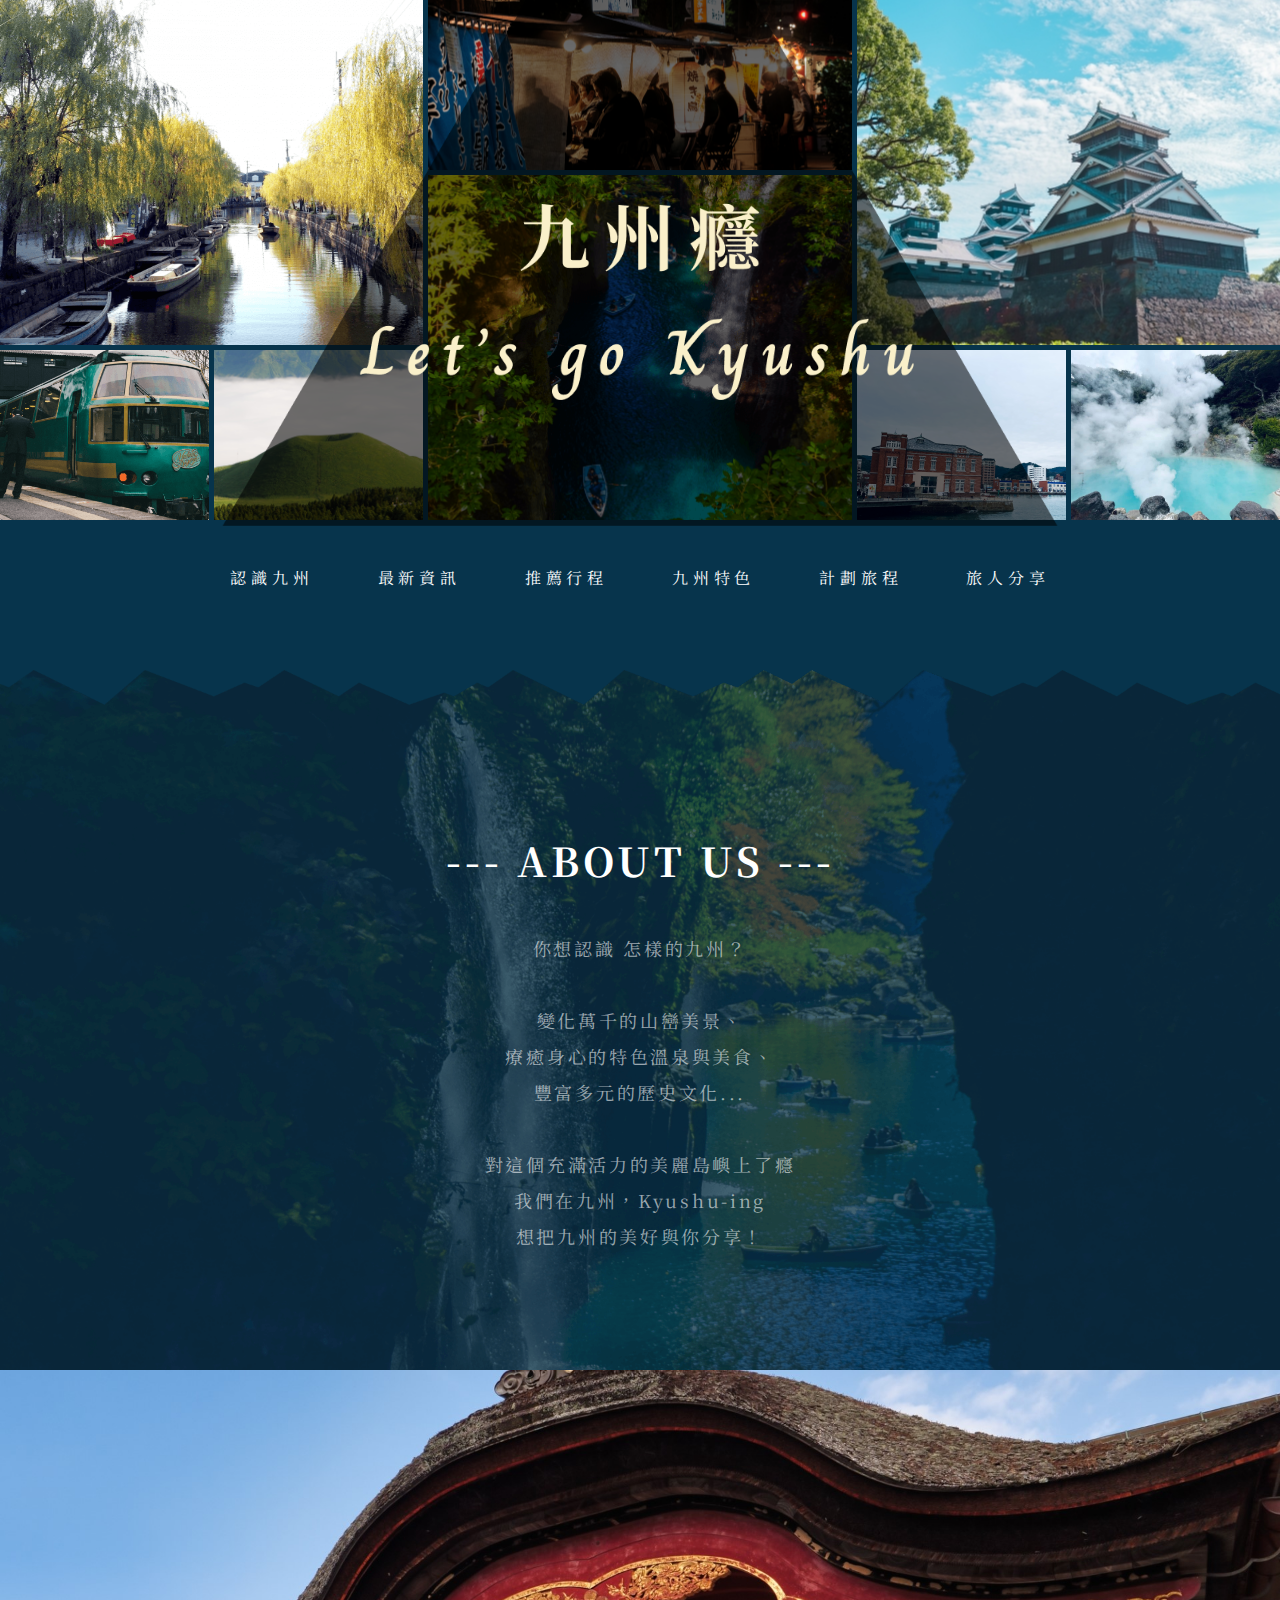
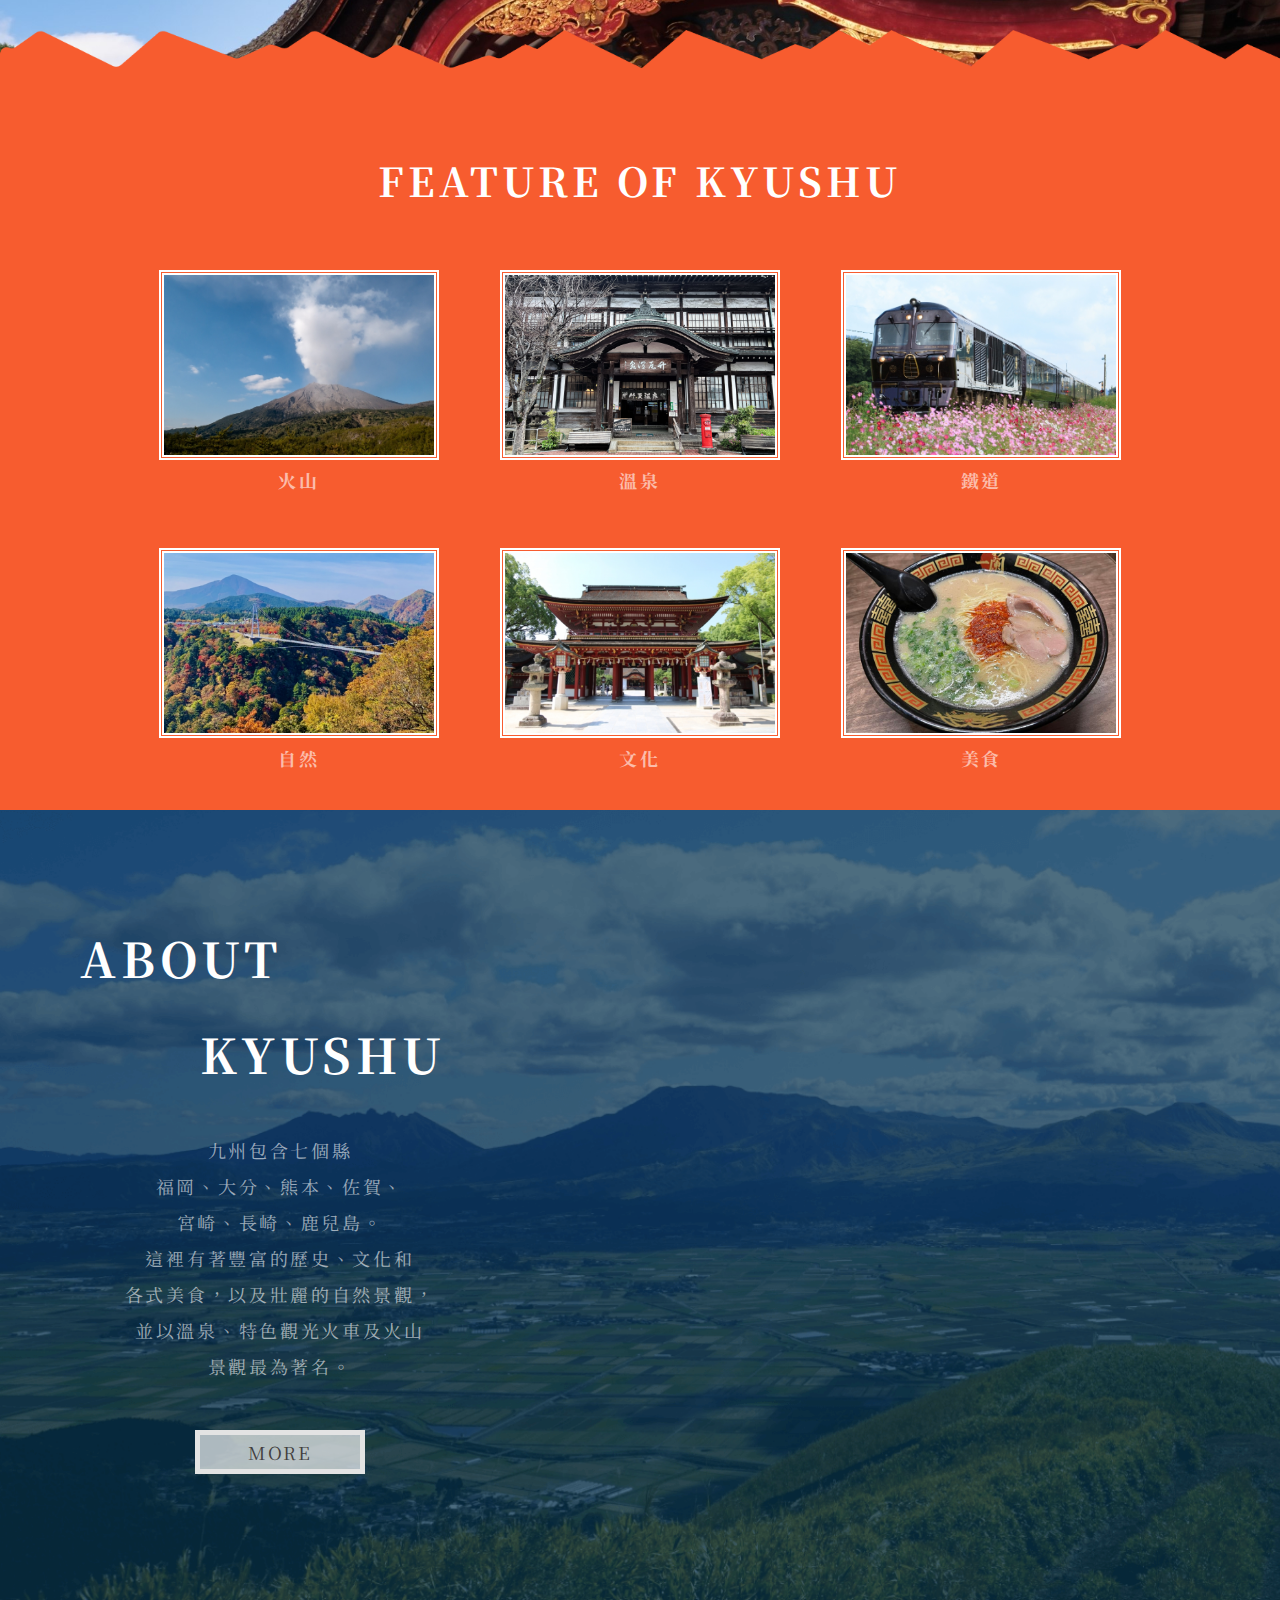
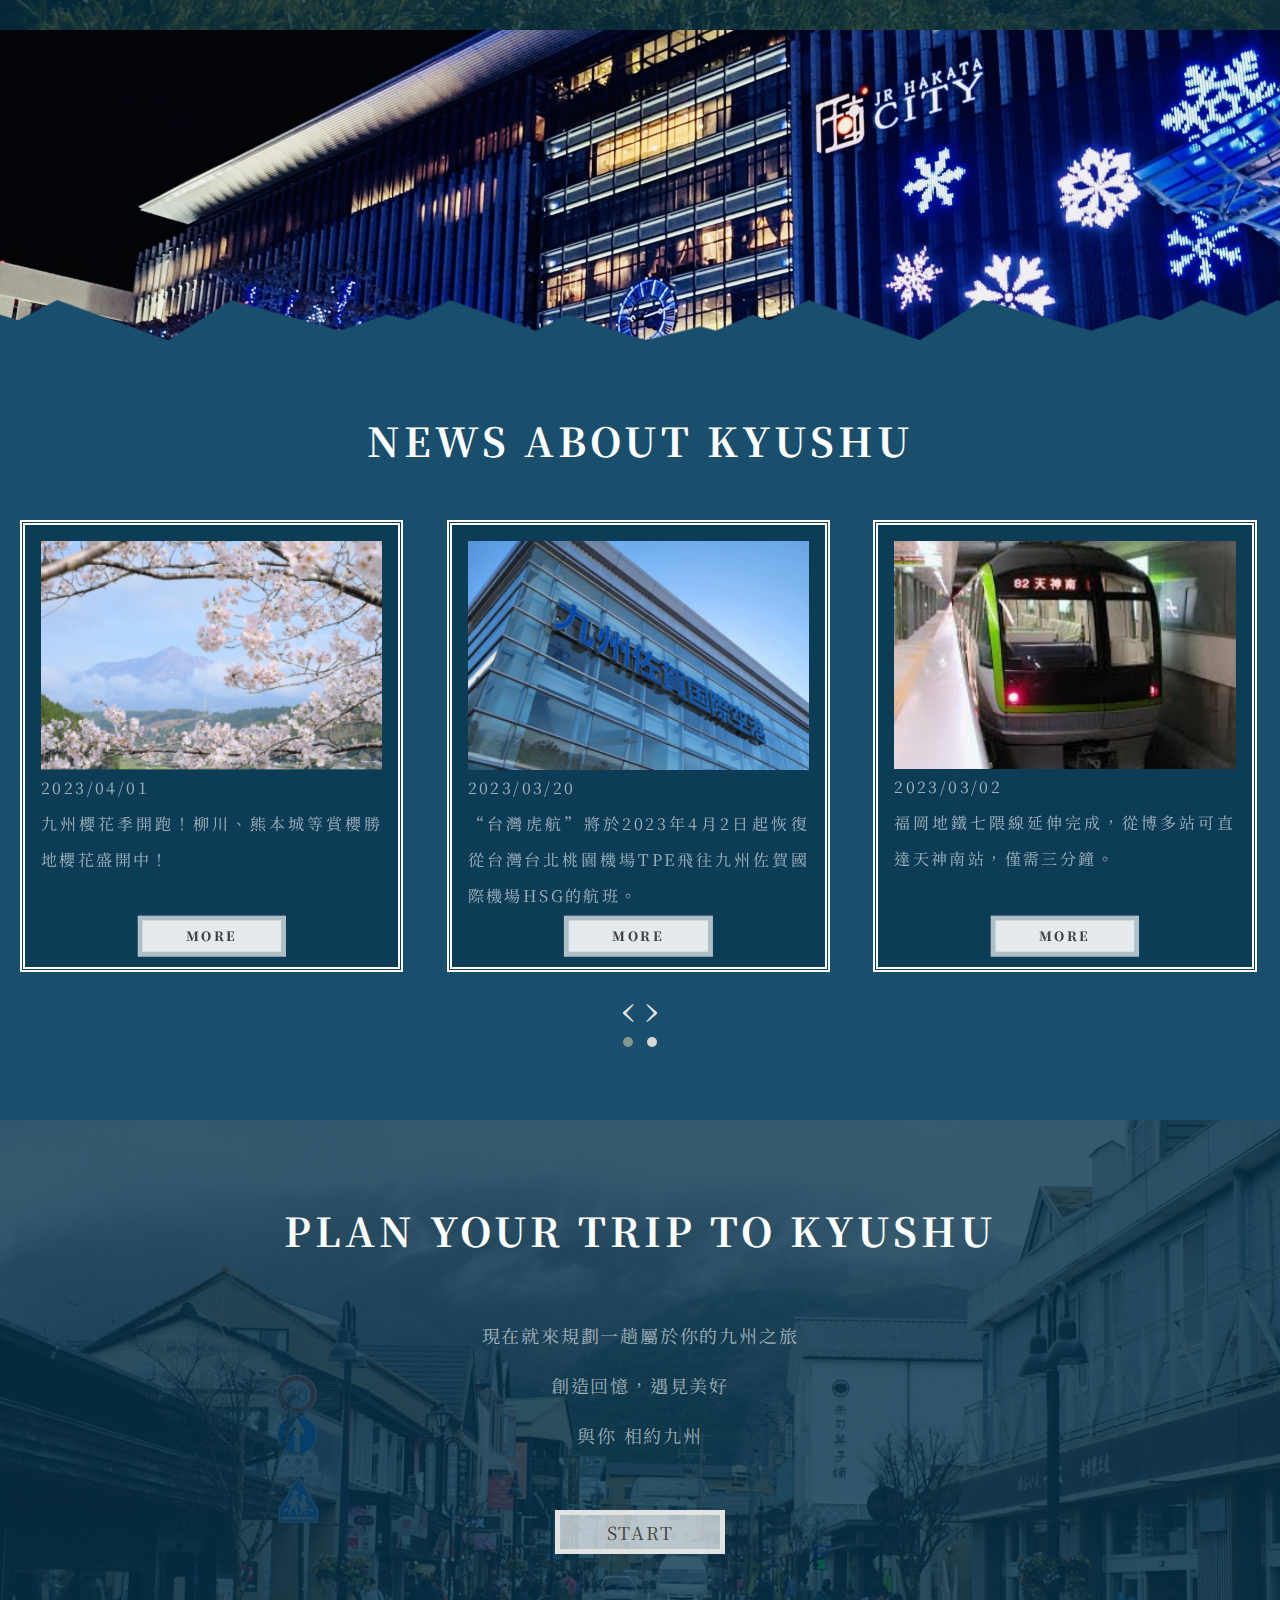
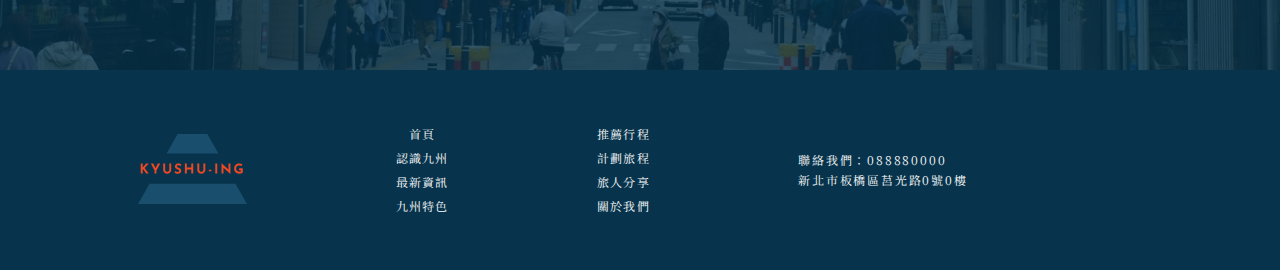
<file: index.html>
<!DOCTYPE html>
<html lang="en">
<head>
    <meta charset="UTF-8">
    <meta http-equiv="X-UA-Compatible" content="IE=edge">
    <meta name="viewport" content="width=device-width, initial-scale=1.0">
    <link rel="preconnect" href="https://fonts.googleapis.com">
    <link rel="preconnect" href="https://fonts.gstatic.com" crossorigin>
    <link href="https://fonts.googleapis.com/css2?family=Noto+Sans+TC:wght@400;700&family=Noto+Serif+TC:wght@400;700&display=swap" rel="stylesheet">
    <link rel="stylesheet" href="https://cdnjs.cloudflare.com/ajax/libs/font-awesome/6.3.0/css/all.min.css" integrity="sha512-SzlrxWUlpfuzQ+pcUCosxcglQRNAq/DZjVsC0lE40xsADsfeQoEypE+enwcOiGjk/bSuGGKHEyjSoQ1zVisanQ==" crossorigin="anonymous" referrerpolicy="no-referrer" />
    <link rel="stylesheet" href="https://cdn.jsdelivr.net/npm/bootstrap-icons@1.10.3/font/bootstrap-icons.css">
    <link rel="stylesheet" href="https://cdnjs.cloudflare.com/ajax/libs/OwlCarousel2/2.3.4/assets/owl.carousel.min.css"></link>
<link rel="stylesheet" href="https://cdnjs.cloudflare.com/ajax/libs/OwlCarousel2/2.3.4/assets/owl.theme.default.min.css"></link>
    <link rel="stylesheet" href="./css/default.css">
    <link rel="stylesheet" href="./css/index.css">
    <title>Kyushu-ing</title>
</head>
<body>
    
   <div class="wrapper"> 
         
        <!-- 頁首 -->
        <header>
       
        <div class="img1"></div>
        <div class="img2"></div>
        <div class="img3"></div>
        <div class="img4"></div>
        <div class="img5"></div>
        <div class="img6"></div>
        <div class="img7"></div>
        <div class="img8"></div>
       
       
         <img src="./img/index/Mask group (53).png" alt="">
        </header>


  
       
        <!-- 分頁欄 -->
        <div class="nav">
            <!-- <a href="index.html"><svg width="454" height="291" viewBox="0 0 454 291" fill="none" xmlns="http://www.w3.org/2000/svg">
                <path fill-rule="evenodd" clip-rule="evenodd" d="M165.159 0H288.841L335.095 81.4975H118.905L165.159 0ZM48.0145 206.402L0 291H454L405.986 206.402H48.0145Z" fill="#194E6C"/>
                <path d="M19.5735 137.797L19.3495 139.869L20.5815 138.301L34.0215 123.125H44.5495L27.5255 141.605L44.6055 164.341H34.3015L21.5895 146.757L19.5735 148.773V164.341H11.3415V123.125H19.5735V137.797ZM68.7472 151.517L53.5712 123.125H63.5952L74.2352 144.517L71.8272 144.685L82.2992 123.125H92.3232L76.8672 151.517V164.341H68.7472V151.517ZM113.025 149.109C113.025 150.415 113.417 151.666 114.201 152.861C114.985 154.055 116.012 155.026 117.281 155.773C118.588 156.519 120.007 156.893 121.537 156.893C123.217 156.893 124.711 156.519 126.017 155.773C127.324 155.026 128.351 154.055 129.097 152.861C129.881 151.666 130.273 150.415 130.273 149.109V123.125H138.281V149.277C138.281 152.301 137.535 154.989 136.041 157.341C134.548 159.655 132.532 161.485 129.993 162.829C127.455 164.135 124.636 164.789 121.537 164.789C118.476 164.789 115.676 164.135 113.137 162.829C110.636 161.485 108.639 159.655 107.145 157.341C105.652 154.989 104.905 152.301 104.905 149.277V123.125H113.025V149.109ZM177.361 133.093C175.793 132.234 174.188 131.525 172.545 130.965C170.94 130.405 169.428 130.125 168.009 130.125C166.255 130.125 164.873 130.479 163.865 131.189C162.857 131.898 162.353 132.962 162.353 134.381C162.353 135.351 162.727 136.229 163.473 137.013C164.257 137.759 165.247 138.431 166.441 139.029C167.673 139.626 168.943 140.167 170.249 140.653C171.855 141.25 173.404 142.015 174.897 142.949C176.391 143.845 177.623 145.095 178.593 146.701C179.564 148.269 180.049 150.359 180.049 152.973C180.049 155.063 179.508 157.005 178.425 158.797C177.343 160.589 175.756 162.045 173.665 163.165C171.575 164.247 168.999 164.789 165.937 164.789C163.585 164.789 161.177 164.434 158.713 163.725C156.287 163.015 153.991 161.895 151.825 160.365L155.409 154.037C156.828 155.082 158.452 155.941 160.281 156.613C162.111 157.285 163.753 157.621 165.209 157.621C166.18 157.621 167.151 157.49 168.121 157.229C169.129 156.93 169.951 156.445 170.585 155.773C171.257 155.101 171.593 154.167 171.593 152.973C171.593 152.151 171.313 151.405 170.753 150.733C170.231 150.061 169.503 149.445 168.569 148.885C167.673 148.325 166.684 147.839 165.601 147.429C164.332 146.943 163.025 146.383 161.681 145.749C160.337 145.114 159.068 144.349 157.873 143.453C156.716 142.519 155.764 141.381 155.017 140.037C154.308 138.655 153.953 136.975 153.953 134.997C153.953 132.607 154.476 130.535 155.521 128.781C156.604 127.026 158.116 125.645 160.057 124.637C161.999 123.591 164.239 123.013 166.777 122.901C170.1 122.901 172.788 123.293 174.841 124.077C176.932 124.861 178.799 125.794 180.441 126.877L177.361 133.093ZM229.946 123.125V164.341H221.826V147.597H203.402V164.341H195.282V123.125H203.402V139.757H221.826V123.125H229.946ZM255.123 149.109C255.123 150.415 255.515 151.666 256.299 152.861C257.083 154.055 258.11 155.026 259.379 155.773C260.686 156.519 262.104 156.893 263.635 156.893C265.315 156.893 266.808 156.519 268.115 155.773C269.422 155.026 270.448 154.055 271.195 152.861C271.979 151.666 272.371 150.415 272.371 149.109V123.125H280.379V149.277C280.379 152.301 279.632 154.989 278.139 157.341C276.646 159.655 274.63 161.485 272.091 162.829C269.552 164.135 266.734 164.789 263.635 164.789C260.574 164.789 257.774 164.135 255.235 162.829C252.734 161.485 250.736 159.655 249.243 157.341C247.75 154.989 247.003 152.301 247.003 149.277V123.125H255.123V149.109ZM295.155 148.101H305.683V154.933H295.155V148.101ZM321.848 123.125H329.968V164.341H321.848V123.125ZM384.79 166.021L353.542 137.797L355.95 139.141L356.118 164.341H347.886V121.501H348.222L378.798 149.613L377.006 148.829L376.838 123.125H385.014V166.021H384.79ZM436.34 160.197C435.855 160.719 435.09 161.261 434.044 161.821C432.999 162.343 431.786 162.829 430.404 163.277C429.06 163.725 427.679 164.079 426.26 164.341C424.842 164.639 423.498 164.789 422.228 164.789C417.786 164.789 413.922 163.93 410.636 162.213C407.351 160.495 404.812 158.143 403.02 155.157C401.266 152.17 400.388 148.754 400.388 144.909C400.388 141.138 400.948 137.871 402.068 135.109C403.226 132.309 404.775 129.994 406.716 128.165C408.695 126.298 410.954 124.917 413.492 124.021C416.068 123.125 418.756 122.677 421.556 122.677C424.207 122.677 426.634 122.975 428.836 123.573C431.039 124.133 432.906 124.842 434.436 125.701L431.804 133.261C431.132 132.887 430.236 132.514 429.116 132.141C427.996 131.767 426.858 131.469 425.7 131.245C424.543 130.983 423.516 130.853 422.62 130.853C419.671 130.853 417.151 131.357 415.06 132.365C413.007 133.335 411.439 134.81 410.356 136.789C409.311 138.767 408.788 141.231 408.788 144.181C408.788 146.757 409.367 148.978 410.524 150.845C411.682 152.711 413.287 154.149 415.34 155.157C417.431 156.165 419.802 156.669 422.452 156.669C423.61 156.669 424.674 156.594 425.644 156.445C426.615 156.258 427.436 155.978 428.108 155.605V150.621H420.996V142.781H436.34V160.197Z" fill="#F24822"/>
                    </svg></a>
                <i class="bi bi-list"></i> -->
            <ul>
                <li><a href="about.html">認識九州</a></li>
                <li><a href="news.html">最新資訊</a></li>
                <li><a href="recommand.html">推薦行程</a></li>
                <li><a href="landmark.html"> 九州特色</a></li>
                <li><a href="plan.html">計劃旅程</a></li>
                <li><a href="share.html">旅人分享</a></li>
            </ul>

        </div>

        <!-- 內容區塊 -->
        <article>
            <!-- about us -->
            <section class="about-us">
                <div class="mask"></div>
                <div class="text">
                <h2>--- ABOUT US ---</h2>
                <P>你想認識 怎樣的九州？ <br><br>變化萬千的山巒美景、<br>療癒身心的特色溫泉與美食、<br>豐富多元的歷史文化...<br><br>
                    對這個充滿活力的美麗島嶼上了癮<br>我們在九州，Kyushu-ing<br>想把九州的美好與你分享！
                </P>
                </div>
            </section>

            <!-- 滿版圖塊1 -->
            <div class="bar1">
            </div>

            <!-- feature -->
            <section class="feature">
                <div class="content">
                    <h2>FEATURE OF KYUSHU</h2>
                    <ul>
                    <li><a href="landmark.html"><img src="./img/index/火山.jpg" alt=""> <P>火山</P></a> </li>
                    <li><a href="landmark.html"><img src="./img/index/溫泉.png" alt=""> <P>溫泉</P></a> </li>
                    <li><a href="landmark.html"><img src="./img/index/鐵道.jpg" alt=""> <P>鐵道</P></a> </li>
                    <li><a href="landmark.html"><img src="./img/index/自然.png" alt=""> <P>自然</P></a> </li>
                    <li><a href="landmark.html"><img src="./img/index/文化.png"> <P>文化</P></a> </li>
                    <li><a href="landmark.html"><img src="./img/index/美食.png"> <P>美食</P></a> </li>
                    </ul>
                </div>
            </section>

            <!-- about kyushu -->
            <section class="about-kyushu">
                <div class="container">
                    <div class="text">
                        <h2>ABOUT</h2>
                        <h2>KYUSHU</h2>
                        <P>九州包含七個縣<br>福岡、大分、熊本、佐賀、<br>宮崎、長崎、鹿兒島。<br>這裡有著豐富的歷史、文化和<br>各式美食，以及壯麗的自然景觀，<br>
                        並以溫泉、特色觀光火車及火山<br>景觀最為著名。<br><br></P>
                        <a class="btn-border-pop" href="about.html">MORE</a>
                    </div>
                    <div class="video">
                    <iframe width="560px" height="315px" src="https://www.youtube.com/embed/BVU_ygLs7Fc" title="YouTube video player" frameborder="0" allow="accelerometer; autoplay1; clipboard-write; encrypted-media; gyroscope; picture-in-picture; web-share" allowfullscreen></iframe>
                    <!-- <iframe width="560" height="315" src="https://www.youtube.com/embed/eNTZA1ydvzo" title="YouTube video player" frameborder="0" allow="accelerometer; autoplay; clipboard-write; encrypted-media; gyroscope; picture-in-picture; web-share" allowfullscreen></iframe> -->
                    </div>
                    <!-- <img src="../img/index/Group 36.png" alt="">     -->
                    
                </div>
            </section>

            <!-- 滿版圖塊2 -->
            <div class="bar2">
            </div>
 
            <!-- news -->
            <section class="news">
                <h2>NEWS ABOUT KYUSHU</h2>
                <div class="owl-carousel owl-theme">
                    <div class="item">
                        <img src="./img/news/news1.png" alt="">
                        <div class="text">
                            <p>2023/04/01</p>
                            <p>九州櫻花季開跑！柳川、熊本城等賞櫻勝地櫻花盛開中！</p>
                            <a class="btn-24-1" href="#">MORE</a>
                        </div>
                    </div>
                    <div class="item">
                        <img src="./img/news/news2-1.jpg" alt="">
                            <div class="text">
                                <p>2023/03/20</p>
                                <p>“台灣虎航”將於2023年4月2日起恢復從台灣台北桃園機場TPE飛往九州佐賀國際機場HSG的航班。</p>
                            <a class="btn-24-1" href="#">MORE</a>
                        </div>
                    </div>
                    <div class="item">
                        <img src="./img/news/news2.png" alt="">
                            <div class="text">
                                <p>2023/03/02</p>
                                <p>福岡地鐵七隈線延伸完成，從博多站可直達天神南站，僅需三分鐘。</p>
                                <a class="btn-24-1" href="#">MORE</a>
                            </div>
                    </div>
                    <div class="item">
                        <img src="./img/news/news3.png" alt="">
                            <div class="text">
                                <p>2022/09/10</p>
                                <p>西九州新幹線將於將於2022年9月23日開通。從福岡前往長崎最快只需80分鐘。</p>
                                <a class="btn-24-1" href="#">MORE</a>
                            </div>
                    </div>
                    <div class="item">
                        <img src="./img/news/news4.png" alt="">
                            <div class="text">
                                <p>2022/04/25</p>
                                <p>福岡最新複合式購物商場lalaport將於2022年4月25日開幕。一比一鋼彈首度進駐福岡，將成為新地標。</p>
                                <a class="btn-24-1" href="#">MORE</a>
                            </div>
                    </div>
                    <div class="item"> 
                        <img src="./img/news/news5.png" alt="">
                            <div class="text">
                                <p>2021/06/20</p>
                                <p>熊本城天守閣修復完成，即將於2021年6月28日重新開放！</p>
                                <a class="btn-24-1" href="#">MORE</a>
                            </div>
                    </div>
                </div>
            </section>

            
            <!-- plan -->
            <section class="plan">
                <h2>PLAN YOUR TRIP TO KYUSHU</h2>
                <P>現在就來規劃一趟屬於你的九州之旅<br>創造回憶，遇見美好<br>與你 相約九州</P>
                <a class="btn-border-pop" href="plan.html">START</a>
            </section>


        </article>

        <!-- 頁尾 -->
        <footer>
            <ul>
                <li><img src="./img/default/Group 3.svg" alt=""></li>
                <li class="right">
                    <a href="index.html">首頁</a>
                    <a href="about.html">認識九州</a>
                    <a href="news.html">最新資訊</a>
                    <a href="landmark.html">九州特色</a>
                </li>
                <li class="middle">
                    <a href="recommand.html">推薦行程</a>
                    <a href="plan.html">計劃旅程</a>
                    <a href="share.html">旅人分享</a>
                    <a href="#">關於我們</a>
                </li>
                <li class="left">               
                    <p>聯絡我們：088880000</p><br>
                    <p>新北市板橋區莒光路0號0樓</p>
                </li>
                <li class="icon">
                    <a href="#"><i class="fa-brands fa-square-facebook"></i></a>
                    <a href="#"><i class="fa-brands fa-square-instagram"></i></a>
                    <a href="#"><i class="fa-brands fa-square-twitter"></i></a>
                </li>
                
            </ul>
            
        
            
        </footer>
        
        <script src="https://code.jquery.com/jquery-3.6.0.min.js"></script>
        <script src="https://cdnjs.cloudflare.com/ajax/libs/OwlCarousel2/2.3.4/owl.carousel.min.js" integrity="sha512-bPs7Ae6pVvhOSiIcyUClR7/q2OAsRiovw4vAkX+zJbw3ShAeeqezq50RIIcIURq7Oa20rW2n2q+fyXBNcU9lrw==" crossorigin="anonymous" referrerpolicy="no-referrer"></script>
        <script src="https://cdnjs.cloudflare.com/ajax/libs/OwlCarousel2/2.3.4/owl.carousel.min.js"></script>
        <script>
            $('.owl-carousel').owlCarousel({
                loop:true,
                // margin:10,
                margin:0,
                nav:true,
                responsive:{
                    0:{
                        items:1
                    },
                    600:{
                        items:3
                    },
                    
                }
        })
        </script>
   </div>
</body>
</html>
</file>
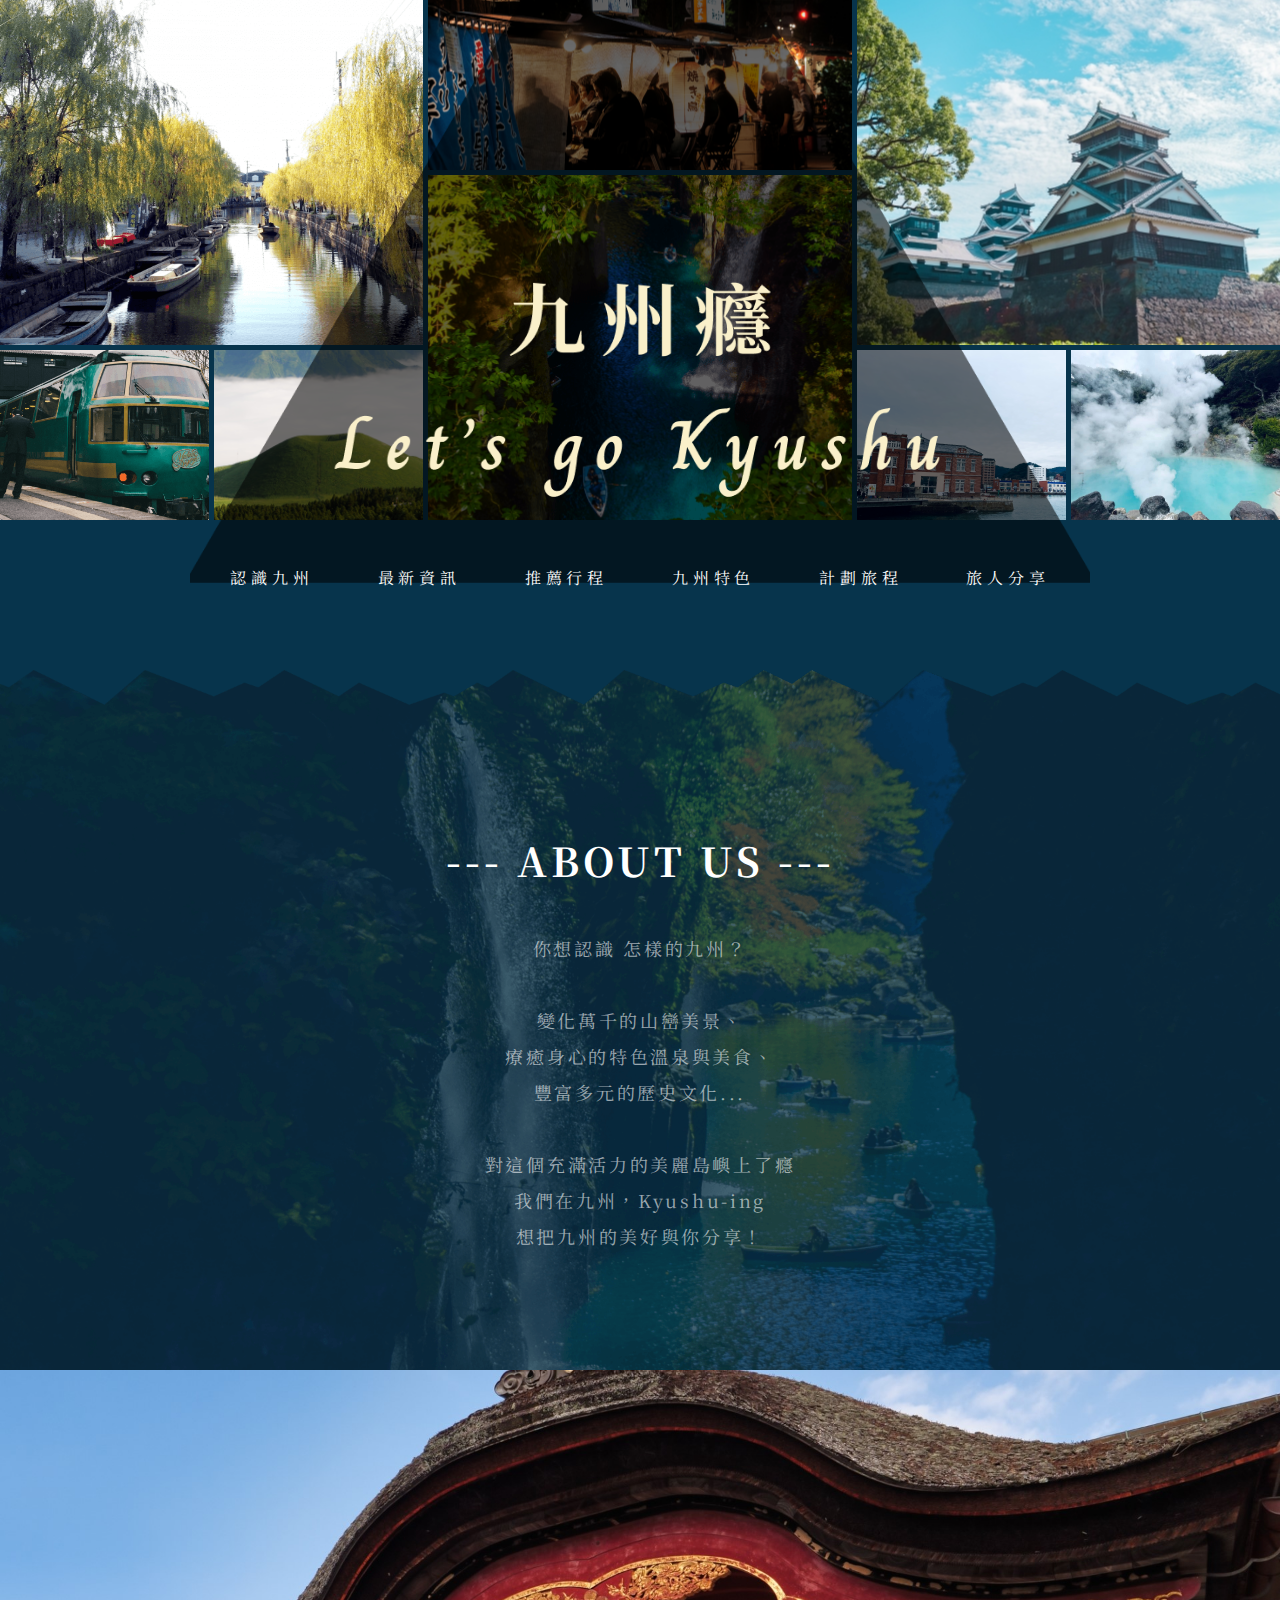
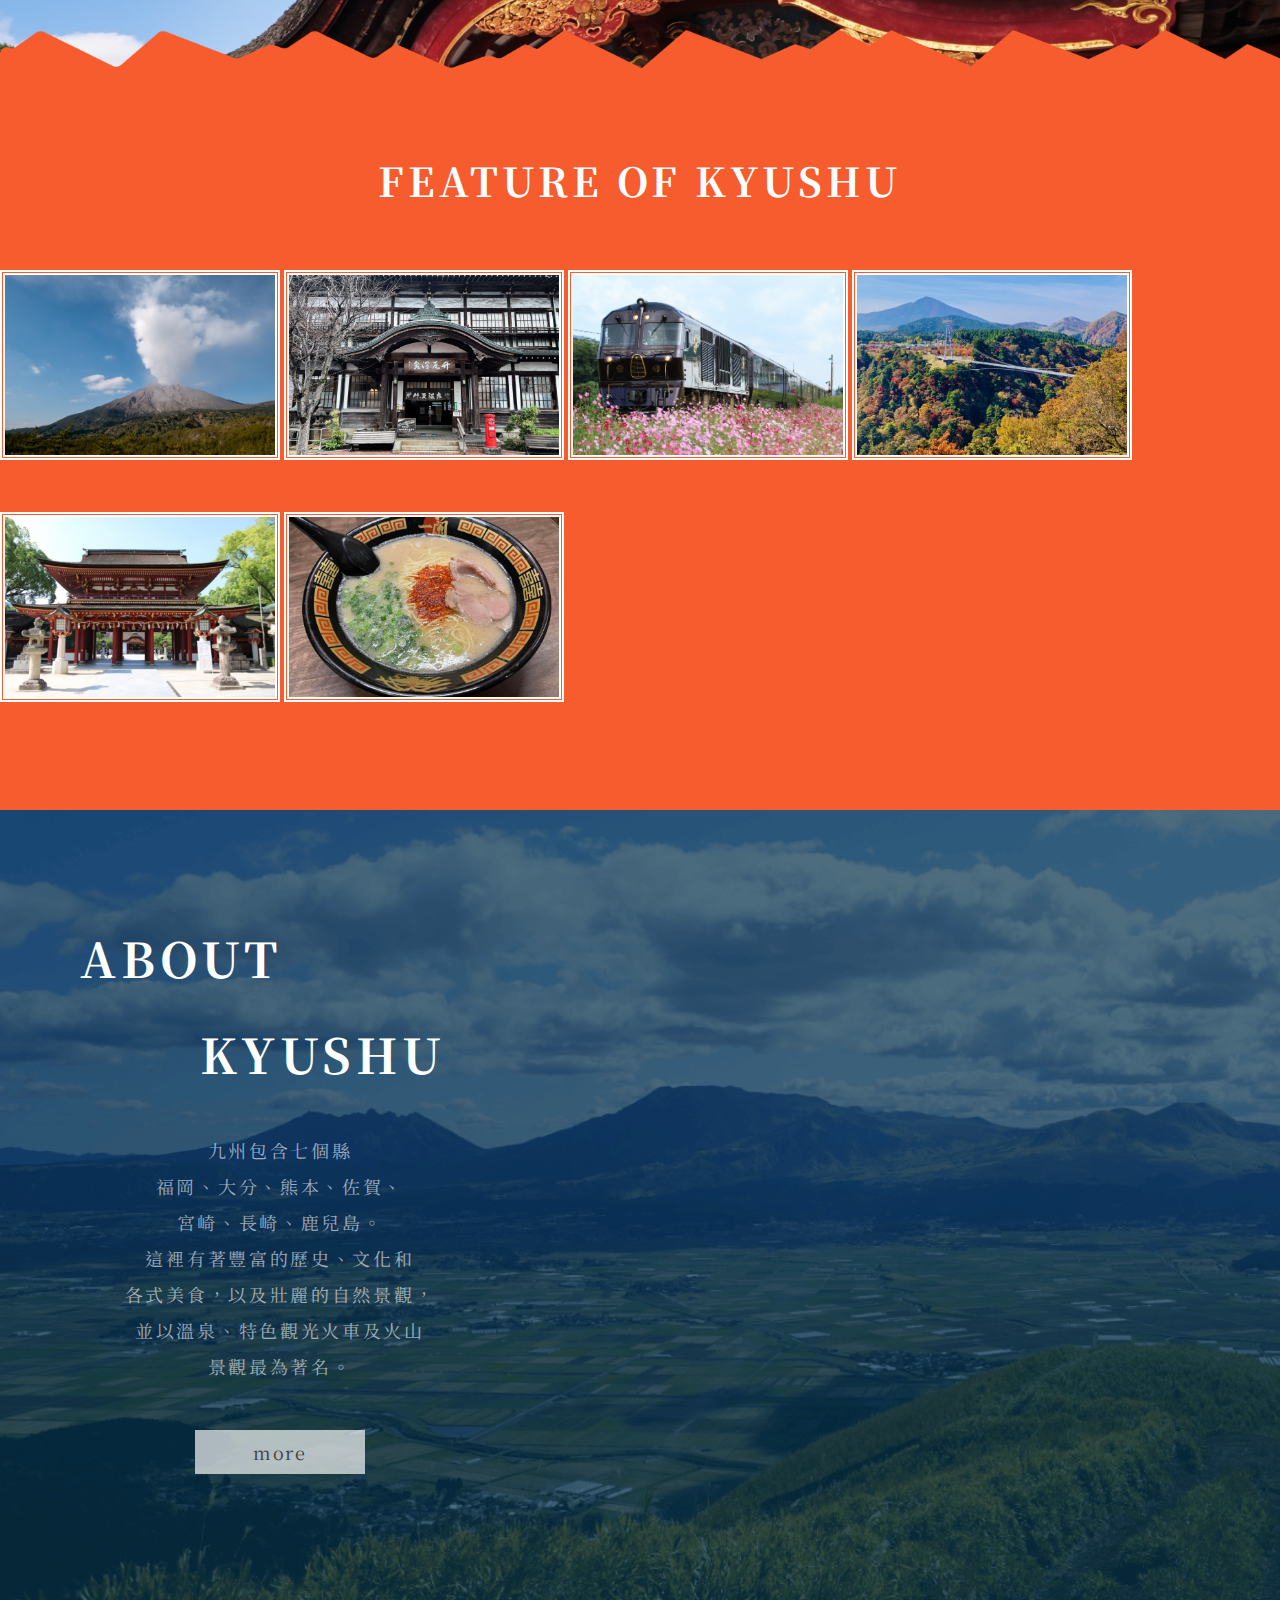
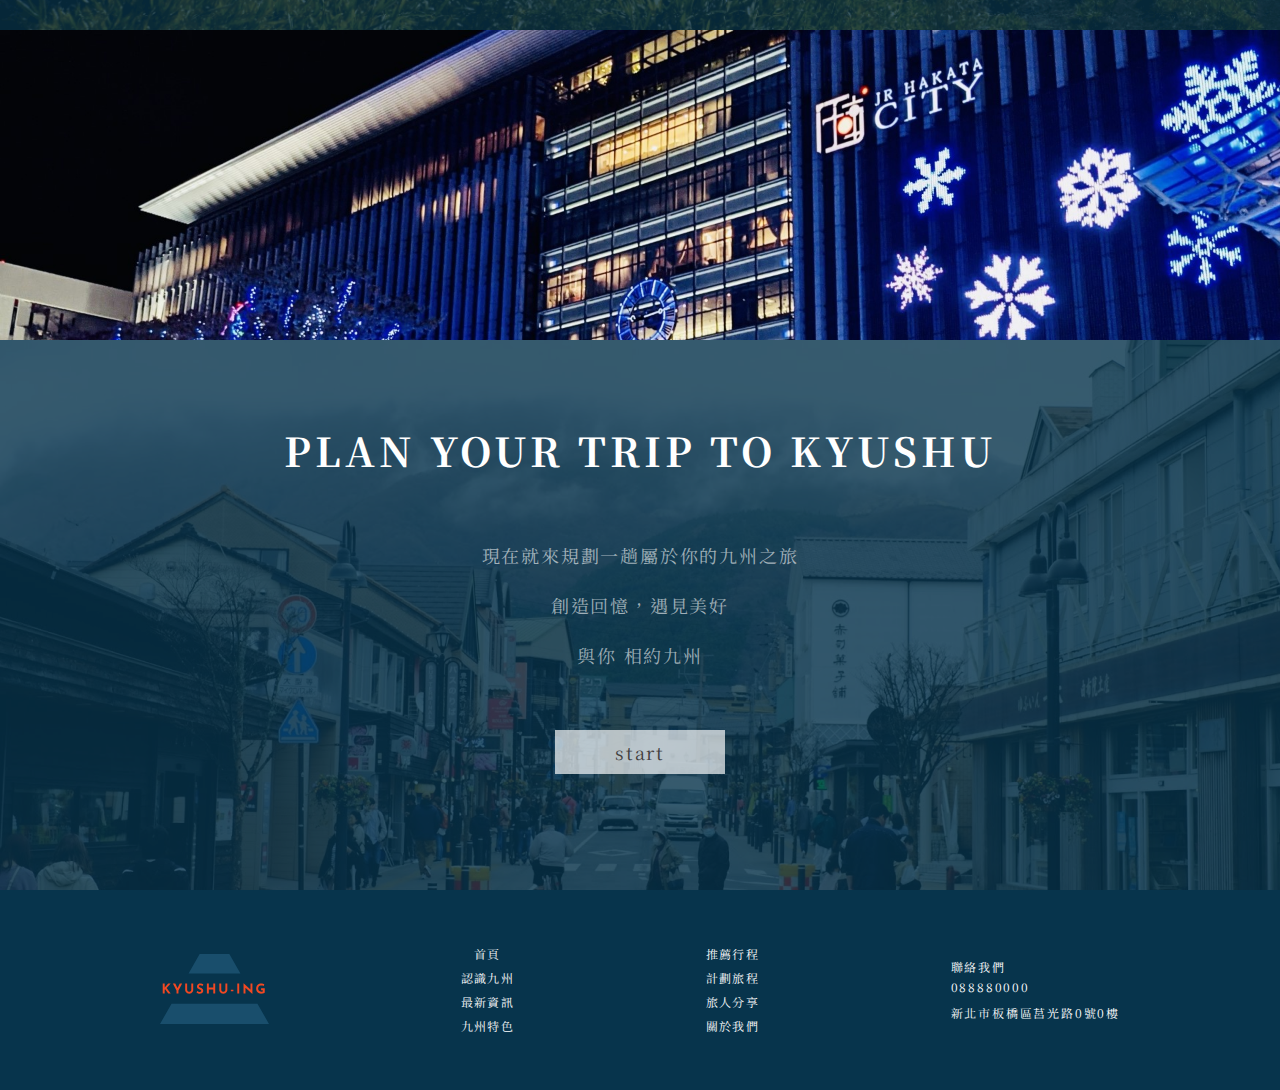
<file: html/index.html>
<!DOCTYPE html>
<html lang="en">
<head>
    <meta charset="UTF-8">
    <meta http-equiv="X-UA-Compatible" content="IE=edge">
    <meta name="viewport" content="width=device-width, initial-scale=1.0">
    <link rel="preconnect" href="https://fonts.googleapis.com">
    <link rel="preconnect" href="https://fonts.gstatic.com" crossorigin>
    <link href="https://fonts.googleapis.com/css2?family=Noto+Sans+TC:wght@400;700&family=Noto+Serif+TC:wght@400;700&display=swap" rel="stylesheet">
    <link rel="stylesheet" href="https://cdnjs.cloudflare.com/ajax/libs/font-awesome/6.3.0/css/all.min.css" integrity="sha512-SzlrxWUlpfuzQ+pcUCosxcglQRNAq/DZjVsC0lE40xsADsfeQoEypE+enwcOiGjk/bSuGGKHEyjSoQ1zVisanQ==" crossorigin="anonymous" referrerpolicy="no-referrer" />
    <link rel="stylesheet" href="../css/default.css">
    <link rel="stylesheet" href="../css/index.css">
    <title>Kyushu-ing</title>
</head>
<body>
   <div class="wrapper"> 
         
        <!-- 頁首 -->
        <header>
       
        <div class="img1"></div>
        <div class="img2"></div>
        <div class="img3"></div>
        <div class="img4"></div>
        <div class="img5"></div>
        <div class="img6"></div>
        <div class="img7"></div>
        <div class="img8"></div>
       
        <!-- <img src="../img/index/header1.png" alt="">
        <img src="../img/index/header2.png" alt="">
        <img src="../img/index/header3.png" alt="">
        <img src="../img/index/header4.png" alt="">
        <img src="../img/index/header5.png" alt="">
        <img src="../img/index/header6.png" alt="">
        <img src="../img/index/header7.png" alt="">
        <img src="../img/index/header8.png" alt=""> -->
         <img src="../img/index/Group 37.png" alt="">
        </header>


  
       
        <!-- 分頁欄 -->
        <div class="nav">
            <ul>
                <li><a href="about.html">認識九州</a></li>
                <li><a href="news.html">最新資訊</a></li>
                <li><a href="recommand.html">推薦行程</a></li>
                <li><a href="landmark.html"> 九州特色</a></li>
                <li><a href="plan.html">計劃旅程</a></li>
                <li><a href="share.html">旅人分享</a></li>
            </ul>

        </div>

        <!-- 內容區塊 -->
        <article>
            <!-- about us -->
            <section class="about-us">
                <div class="mask"></div>
                <div class="text">
                <h2>--- ABOUT US ---</h2>
                <P>你想認識 怎樣的九州？ <br><br>變化萬千的山巒美景、<br>療癒身心的特色溫泉與美食、<br>豐富多元的歷史文化...<br><br>
                    對這個充滿活力的美麗島嶼上了癮<br>我們在九州，Kyushu-ing<br>想把九州的美好與你分享！
                </P>
                </div>
            </section>

            <!-- 滿版圖塊1 -->
            <div class="bar1">
            </div>

            <!-- feature -->
            <section class="feature">
                <div class="content">
                    <h2>FEATURE OF KYUSHU</h2>
                    <a href="#"><img src="../img/index/火山.jpg" alt=""></a>
                    <a href="#"><img src="../img/index/溫泉.png" alt=""></a>
                    <a href="#"><img src="../img/index/鐵道.jpg" alt=""></a>
                    <a href="#"><img src="../img/index/自然.png" alt=""></a>
                    <a href="#"><img src="../img/index/文化.png"></a>
                    <a href="#"><img src="../img/index/美食.png"></a>
                </div>
            </section>

            <!-- about kyushu -->
            <section class="about-kyushu">
                <div class="container">
                    <div class="text">
                        <h2>ABOUT</h2>
                        <h2>KYUSHU</h2>
                        <P>九州包含七個縣<br>福岡、大分、熊本、佐賀、<br>宮崎、長崎、鹿兒島。<br>這裡有著豐富的歷史、文化和<br>各式美食，以及壯麗的自然景觀，<br>
                        並以溫泉、特色觀光火車及火山<br>景觀最為著名。<br><br></P>
                        <a href="about.html">more</a>
                    </div>
                    <div class="video">
                    <iframe width="560px" height="315px" src="https://www.youtube.com/embed/BVU_ygLs7Fc" title="YouTube video player" frameborder="0" allow="accelerometer; autoplay1; clipboard-write; encrypted-media; gyroscope; picture-in-picture; web-share" allowfullscreen></iframe>
                    <!-- <iframe width="560" height="315" src="https://www.youtube.com/embed/eNTZA1ydvzo" title="YouTube video player" frameborder="0" allow="accelerometer; autoplay; clipboard-write; encrypted-media; gyroscope; picture-in-picture; web-share" allowfullscreen></iframe> -->
                    </div>
                    <!-- <img src="../img/index/Group 36.png" alt="">     -->
                    
                </div>
            </section>

            <!-- 滿版圖塊2 -->
            <div class="bar2">
            </div>

            <!-- plan -->
            <section class="plan">
                <h2>PLAN YOUR TRIP TO KYUSHU</h2>
                <P>現在就來規劃一趟屬於你的九州之旅<br>創造回憶，遇見美好<br>與你 相約九州</P>
                <a href="plan.html">start</a>
            </section>


        </article>

        <!-- 頁尾 -->
        <footer>
            <ul>
                <li><img src="../img/default/Group 3.svg" alt=""></li>
                <li class="right">
                    <a href="#">首頁</a>
                    <a href="#">認識九州</a>
                    <a href="#">最新資訊</a>
                    <a href="#">九州特色</a>
                </li>
                <li class="middle">
                    <a href="#">推薦行程</a>
                    <a href="#">計劃旅程</a>
                    <a href="#">旅人分享</a>
                    <a href="#">關於我們</a>
                </li>
                <li class="left">               
                    <p>聯絡我們</p><br>
                    <p>088880000</p><br>
                    <i class="fa-solid fa-location-dot"></i><p>新北市板橋區莒光路0號0樓</p>

                </li>
                
            </ul>
            
        
            
        </footer>

   </div>
</body>
</html>
</file>
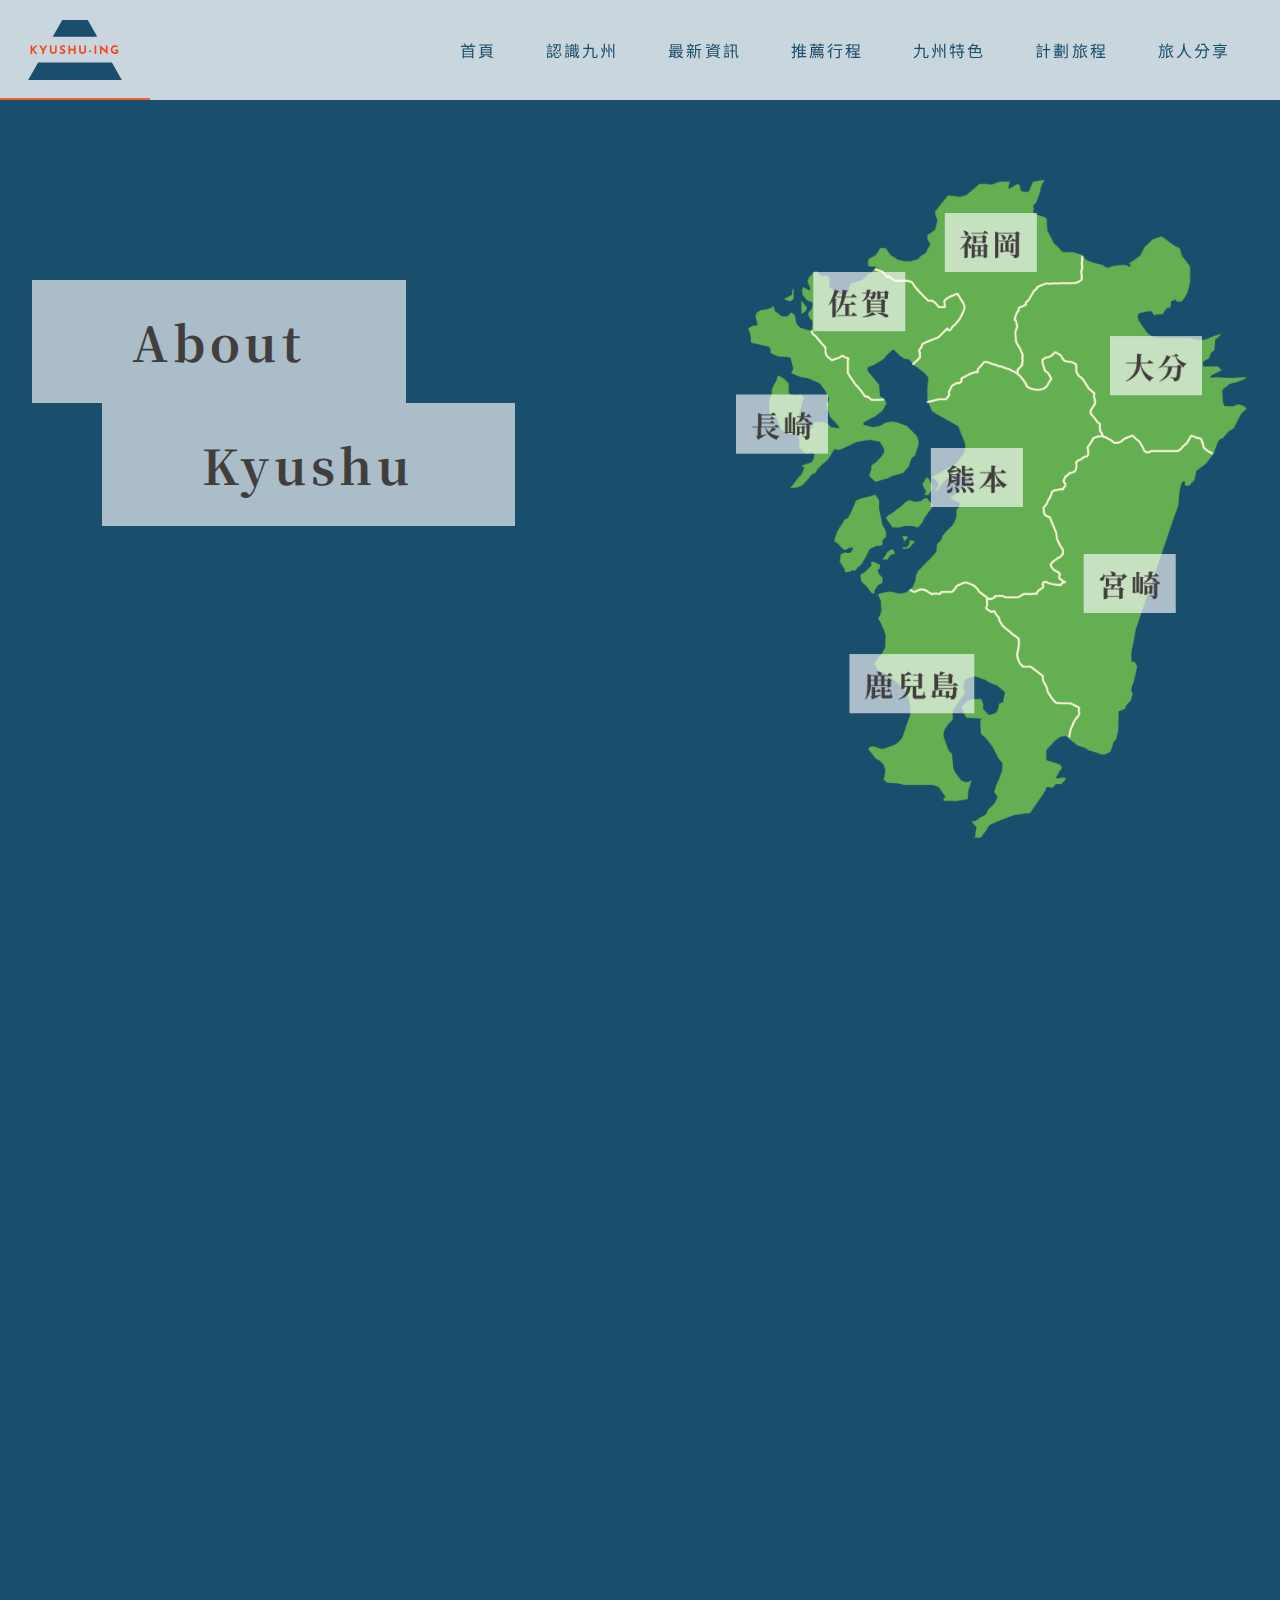
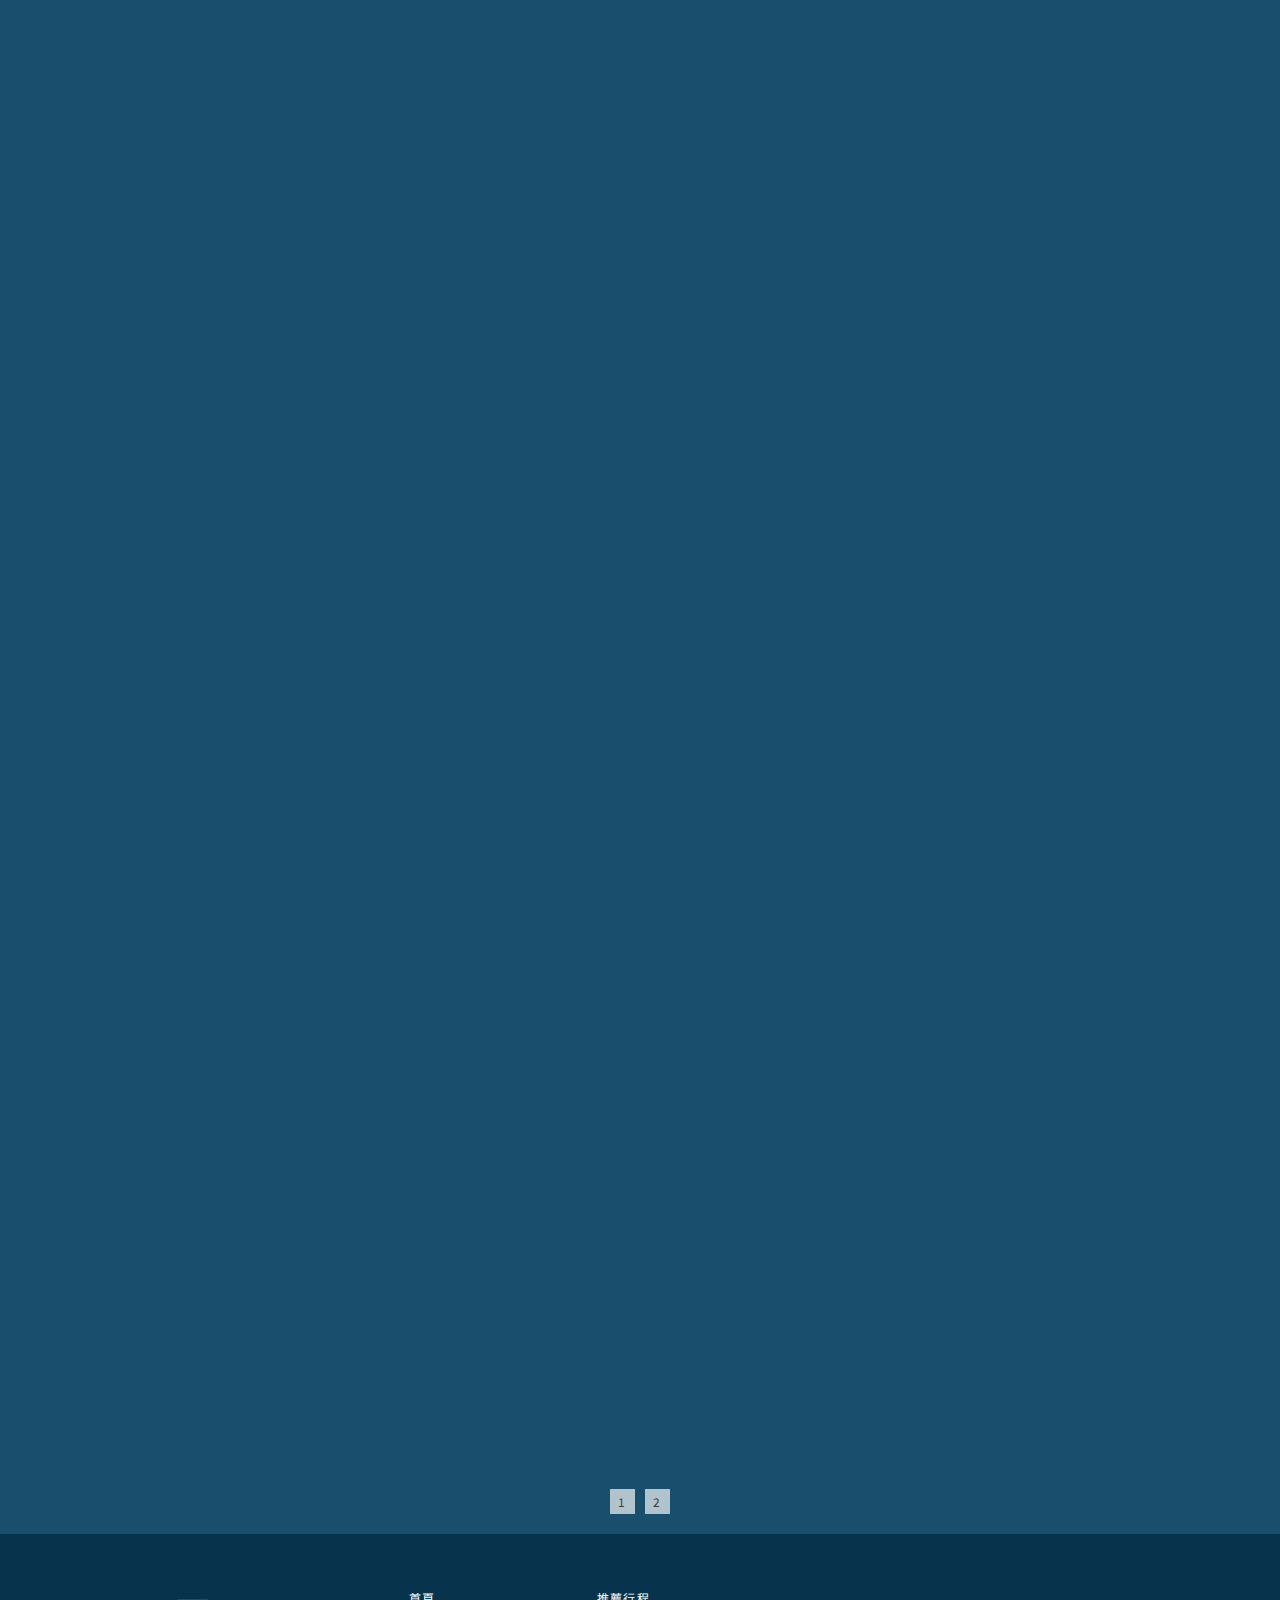
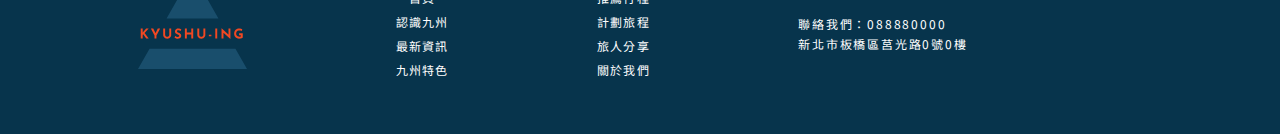
<file: about.html>
<!DOCTYPE html>
<html lang="en">

<head>
    <meta charset="UTF-8">
    <meta http-equiv="X-UA-Compatible" content="IE=edge">
    <meta name="viewport" content="width=device-width, initial-scale=1.0">
    <link rel="preconnect" href="https://fonts.googleapis.com">
    <link rel="preconnect" href="https://fonts.gstatic.com" crossorigin>
    <link
        href="https://fonts.googleapis.com/css2?family=Noto+Sans+TC:wght@400;700&family=Noto+Serif+TC:wght@400;700&display=swap"
        rel="stylesheet">
    <link rel="stylesheet" href="https://cdnjs.cloudflare.com/ajax/libs/font-awesome/6.3.0/css/all.min.css"
        integrity="sha512-SzlrxWUlpfuzQ+pcUCosxcglQRNAq/DZjVsC0lE40xsADsfeQoEypE+enwcOiGjk/bSuGGKHEyjSoQ1zVisanQ=="
        crossorigin="anonymous" referrerpolicy="no-referrer" />
    <link rel="stylesheet" href="https://cdn.jsdelivr.net/npm/bootstrap-icons@1.10.3/font/bootstrap-icons.css">
    <link href="https://unpkg.com/aos@2.3.1/dist/aos.css" rel="stylesheet">
    <link rel="stylesheet" href="./css/default.css">
    <link rel="stylesheet" href="./css/about.css">
    <title>About</title>
</head>

<body>


    <!-- top -->
    <div class="top">
        <a href="index.html"><svg width="454" height="291" viewBox="0 0 454 291" fill="none"
                xmlns="http://www.w3.org/2000/svg">
                <path fill-rule="evenodd" clip-rule="evenodd"
                    d="M165.159 0H288.841L335.095 81.4975H118.905L165.159 0ZM48.0145 206.402L0 291H454L405.986 206.402H48.0145Z"
                    fill="#194E6C" />
                <path
                    d="M19.5735 137.797L19.3495 139.869L20.5815 138.301L34.0215 123.125H44.5495L27.5255 141.605L44.6055 164.341H34.3015L21.5895 146.757L19.5735 148.773V164.341H11.3415V123.125H19.5735V137.797ZM68.7472 151.517L53.5712 123.125H63.5952L74.2352 144.517L71.8272 144.685L82.2992 123.125H92.3232L76.8672 151.517V164.341H68.7472V151.517ZM113.025 149.109C113.025 150.415 113.417 151.666 114.201 152.861C114.985 154.055 116.012 155.026 117.281 155.773C118.588 156.519 120.007 156.893 121.537 156.893C123.217 156.893 124.711 156.519 126.017 155.773C127.324 155.026 128.351 154.055 129.097 152.861C129.881 151.666 130.273 150.415 130.273 149.109V123.125H138.281V149.277C138.281 152.301 137.535 154.989 136.041 157.341C134.548 159.655 132.532 161.485 129.993 162.829C127.455 164.135 124.636 164.789 121.537 164.789C118.476 164.789 115.676 164.135 113.137 162.829C110.636 161.485 108.639 159.655 107.145 157.341C105.652 154.989 104.905 152.301 104.905 149.277V123.125H113.025V149.109ZM177.361 133.093C175.793 132.234 174.188 131.525 172.545 130.965C170.94 130.405 169.428 130.125 168.009 130.125C166.255 130.125 164.873 130.479 163.865 131.189C162.857 131.898 162.353 132.962 162.353 134.381C162.353 135.351 162.727 136.229 163.473 137.013C164.257 137.759 165.247 138.431 166.441 139.029C167.673 139.626 168.943 140.167 170.249 140.653C171.855 141.25 173.404 142.015 174.897 142.949C176.391 143.845 177.623 145.095 178.593 146.701C179.564 148.269 180.049 150.359 180.049 152.973C180.049 155.063 179.508 157.005 178.425 158.797C177.343 160.589 175.756 162.045 173.665 163.165C171.575 164.247 168.999 164.789 165.937 164.789C163.585 164.789 161.177 164.434 158.713 163.725C156.287 163.015 153.991 161.895 151.825 160.365L155.409 154.037C156.828 155.082 158.452 155.941 160.281 156.613C162.111 157.285 163.753 157.621 165.209 157.621C166.18 157.621 167.151 157.49 168.121 157.229C169.129 156.93 169.951 156.445 170.585 155.773C171.257 155.101 171.593 154.167 171.593 152.973C171.593 152.151 171.313 151.405 170.753 150.733C170.231 150.061 169.503 149.445 168.569 148.885C167.673 148.325 166.684 147.839 165.601 147.429C164.332 146.943 163.025 146.383 161.681 145.749C160.337 145.114 159.068 144.349 157.873 143.453C156.716 142.519 155.764 141.381 155.017 140.037C154.308 138.655 153.953 136.975 153.953 134.997C153.953 132.607 154.476 130.535 155.521 128.781C156.604 127.026 158.116 125.645 160.057 124.637C161.999 123.591 164.239 123.013 166.777 122.901C170.1 122.901 172.788 123.293 174.841 124.077C176.932 124.861 178.799 125.794 180.441 126.877L177.361 133.093ZM229.946 123.125V164.341H221.826V147.597H203.402V164.341H195.282V123.125H203.402V139.757H221.826V123.125H229.946ZM255.123 149.109C255.123 150.415 255.515 151.666 256.299 152.861C257.083 154.055 258.11 155.026 259.379 155.773C260.686 156.519 262.104 156.893 263.635 156.893C265.315 156.893 266.808 156.519 268.115 155.773C269.422 155.026 270.448 154.055 271.195 152.861C271.979 151.666 272.371 150.415 272.371 149.109V123.125H280.379V149.277C280.379 152.301 279.632 154.989 278.139 157.341C276.646 159.655 274.63 161.485 272.091 162.829C269.552 164.135 266.734 164.789 263.635 164.789C260.574 164.789 257.774 164.135 255.235 162.829C252.734 161.485 250.736 159.655 249.243 157.341C247.75 154.989 247.003 152.301 247.003 149.277V123.125H255.123V149.109ZM295.155 148.101H305.683V154.933H295.155V148.101ZM321.848 123.125H329.968V164.341H321.848V123.125ZM384.79 166.021L353.542 137.797L355.95 139.141L356.118 164.341H347.886V121.501H348.222L378.798 149.613L377.006 148.829L376.838 123.125H385.014V166.021H384.79ZM436.34 160.197C435.855 160.719 435.09 161.261 434.044 161.821C432.999 162.343 431.786 162.829 430.404 163.277C429.06 163.725 427.679 164.079 426.26 164.341C424.842 164.639 423.498 164.789 422.228 164.789C417.786 164.789 413.922 163.93 410.636 162.213C407.351 160.495 404.812 158.143 403.02 155.157C401.266 152.17 400.388 148.754 400.388 144.909C400.388 141.138 400.948 137.871 402.068 135.109C403.226 132.309 404.775 129.994 406.716 128.165C408.695 126.298 410.954 124.917 413.492 124.021C416.068 123.125 418.756 122.677 421.556 122.677C424.207 122.677 426.634 122.975 428.836 123.573C431.039 124.133 432.906 124.842 434.436 125.701L431.804 133.261C431.132 132.887 430.236 132.514 429.116 132.141C427.996 131.767 426.858 131.469 425.7 131.245C424.543 130.983 423.516 130.853 422.62 130.853C419.671 130.853 417.151 131.357 415.06 132.365C413.007 133.335 411.439 134.81 410.356 136.789C409.311 138.767 408.788 141.231 408.788 144.181C408.788 146.757 409.367 148.978 410.524 150.845C411.682 152.711 413.287 154.149 415.34 155.157C417.431 156.165 419.802 156.669 422.452 156.669C423.61 156.669 424.674 156.594 425.644 156.445C426.615 156.258 427.436 155.978 428.108 155.605V150.621H420.996V142.781H436.34V160.197Z"
                    fill="#F24822" />
            </svg></a>
        <i class="bi bi-list"></i>
        <ul>
            <li><a href="index.html">首頁</a></li>
            <li><a href="about.html">認識九州</a></li>
            <li><a href="news.html">最新資訊</a></li>
            <li><a href="recommand.html">推薦行程</a></li>
            <li><a href="landmark.html"> 九州特色</a></li>
            <li><a href="plan.html">計劃旅程</a></li>
            <li><a href="share.html">旅人分享</a></li>
        </ul>

    </div>
    
<div class="wrapper">
    <!-- 首圖 -->
    <header>
        <div class="title">
            <h1>About</h1>
            <h1>Kyushu</h1>
        </div>
        <img src="./img/about/about-top.png" alt="">   
    </header>

    <div class="main-block">
        <!-- 福岡 -->
        <section data-aos="fade-up" data-aos-duration="3000">
            <div class="photo">
                <img src="./img/about/about1-1.jpg" alt="">
                <img src="./img/about/about1-2.png" alt="">
                <img src="./img/about/about1-3.png" alt="">
            </div>
            <div class="text">
                <h2>福岡 Fukuoka</h2>
                <h3>現代與傳統兼容並蓄，享受豐富的美食與購物體驗，欣賞美麗的自然風光。</h3>
                <p>福岡位於九州北部，是九州最具代表性的熱鬧大城市。如果你喜歡美食，來福岡市絕不能錯過最具代表性的豚骨拉麵及牛腸鍋，也別忘了體驗福岡特有的屋台文化；而福岡運河城、天神地下街與天神商圈絕對可以滿足熱愛購物的你。
                </p>
                <a href="#">MORE</a>
            </div>
        </section>

        <!-- 大分 -->
        <section data-aos="fade-up" data-aos-duration="3000">
            <div class="text">
                <h2>大分 Oita</h2>
                <h3>擁有豐富的溫泉資源及自然美景，聚集數個最熱門的溫泉勝地，來場療癒的溫泉美食之旅吧！</h3>
                <p>大分縣位於日本九州地區的北部，是日本面積第二小的縣，但卻擁有豐富自然景觀和溫泉資源，因而成為著名的旅遊城市。別府溫泉、由布院皆是不容錯過的溫泉區；而九重夢大橋、耶馬溪則能欣賞壯麗的山巒峽谷美景。盛產豐後牛、柚子，各式各樣的柚子美食
                </p>
                <a href="#">MORE</a>
            </div>
            <div class="photo1">
                <img src="./img/about/about2-1.jpg" alt="">
                <img src="./img/about/about2-2.jpg" alt="">
                <img src="./img/about/about2-3.jpg" alt="">
            </div>
        </section>

        <!-- 熊本 -->
        <section data-aos="fade-up" data-aos-duration="3000">
            <div class="photo">
                <img src="./img/about/about3-1.jpg" alt="">
                <img src="./img/about/about3-2.png" alt="">
                <img src="./img/about/about3-3.jpg" alt="">
            </div>
            <div class="text">
                <h2>熊本 Kumamoto</h2>
                <h3>著名的文化古蹟與自然風光，隨處可見可愛的熊本熊伴你一起遊歷熊本！</h3>
                <p>熊本有悠久的歷史和文化遺產與壯闊的阿蘇山，著名的景點包括熊本城、熊本市動植物園、水前寺成趣園、阿蘇山、草千里濱、黑川溫泉等。美食方面，著名的「熊本黑蒜拉麵」和「馬肉料理」都是來熊本一定要嘗試的特色美食。
                </p>
                <a href="#">MORE</a>
            </div>
        </section>

        <!-- 長崎 -->
        <section data-aos="fade-up" data-aos-duration="3000">
            <div class="text">
                <h2>長崎 Nagasaki</h2>
                <h3>日式文化與異國風情的交融的獨特氛圍，各式歷史遺跡與特別的都市景觀等你來探索！</h3>
                <p>長崎是歷史上曾經被葡萄牙和荷蘭等國家所統治的城市，這裡的建築和風格都具有濃厚的異國風情，形成獨樹一格的都市景觀。而長崎和平公園與原爆資料館則是了解歷史不能錯過的地方。</p>
                <a href="#">MORE</a>
            </div>
            <div class="photo1">
                <img src="./img/about/about4-1.png" alt="">
                <img src="./img/about/about4-2.jpg" alt="">
                <img src="./img/about/about4-3.jpg" alt="">
            </div>

        </section>

        <div class="page">
            <a href="#">1</a><a href="#">2</a>
        </div>
    </div>
</div>
    <!-- 頁尾 -->
    <footer>
        <ul>
            <li><img src="./img/default/Group 3.svg" alt=""></li>
            <li class="right">
                <a href="index.html">首頁</a>
                <a href="about.html">認識九州</a>
                <a href="news.html">最新資訊</a>
                <a href="landmark.html">九州特色</a>
            </li>
            <li class="middle">
                <a href="recommand.html">推薦行程</a>
                <a href="plan.html">計劃旅程</a>
                <a href="share.html">旅人分享</a>
                <a href="#">關於我們</a>
            </li>
            <li class="left">
                <p>聯絡我們：088880000</p><br>
                <p>新北市板橋區莒光路0號0樓</p>
            </li>
            <li class="icon">
                <a href="#"><i class="fa-brands fa-square-facebook"></i></a>
                <a href="#"><i class="fa-brands fa-square-instagram"></i></a>
                <a href="#"><i class="fa-brands fa-square-twitter"></i></a>
            </li>

        </ul>


    </footer>
    <script src="https://unpkg.com/aos@2.3.1/dist/aos.js"></script>
    <script>
        AOS.init();
    </script>
    <script src="https://code.jquery.com/jquery-3.6.0.min.js"></script>
    <script>
        $(function () {
            let is_open = false;
            $(".top i").click(function () {
                if (is_open == false) {
                    $(".top ul").animate({ right: "0px" }, 1000).show();
                    is_open = true;
                } else {
                    $(".top ul").animate({ right: "-500px", display: 'none' }, 1000);
                    is_open = false;
                }
            })
        })
    </script>
</body>

</html>
</file>
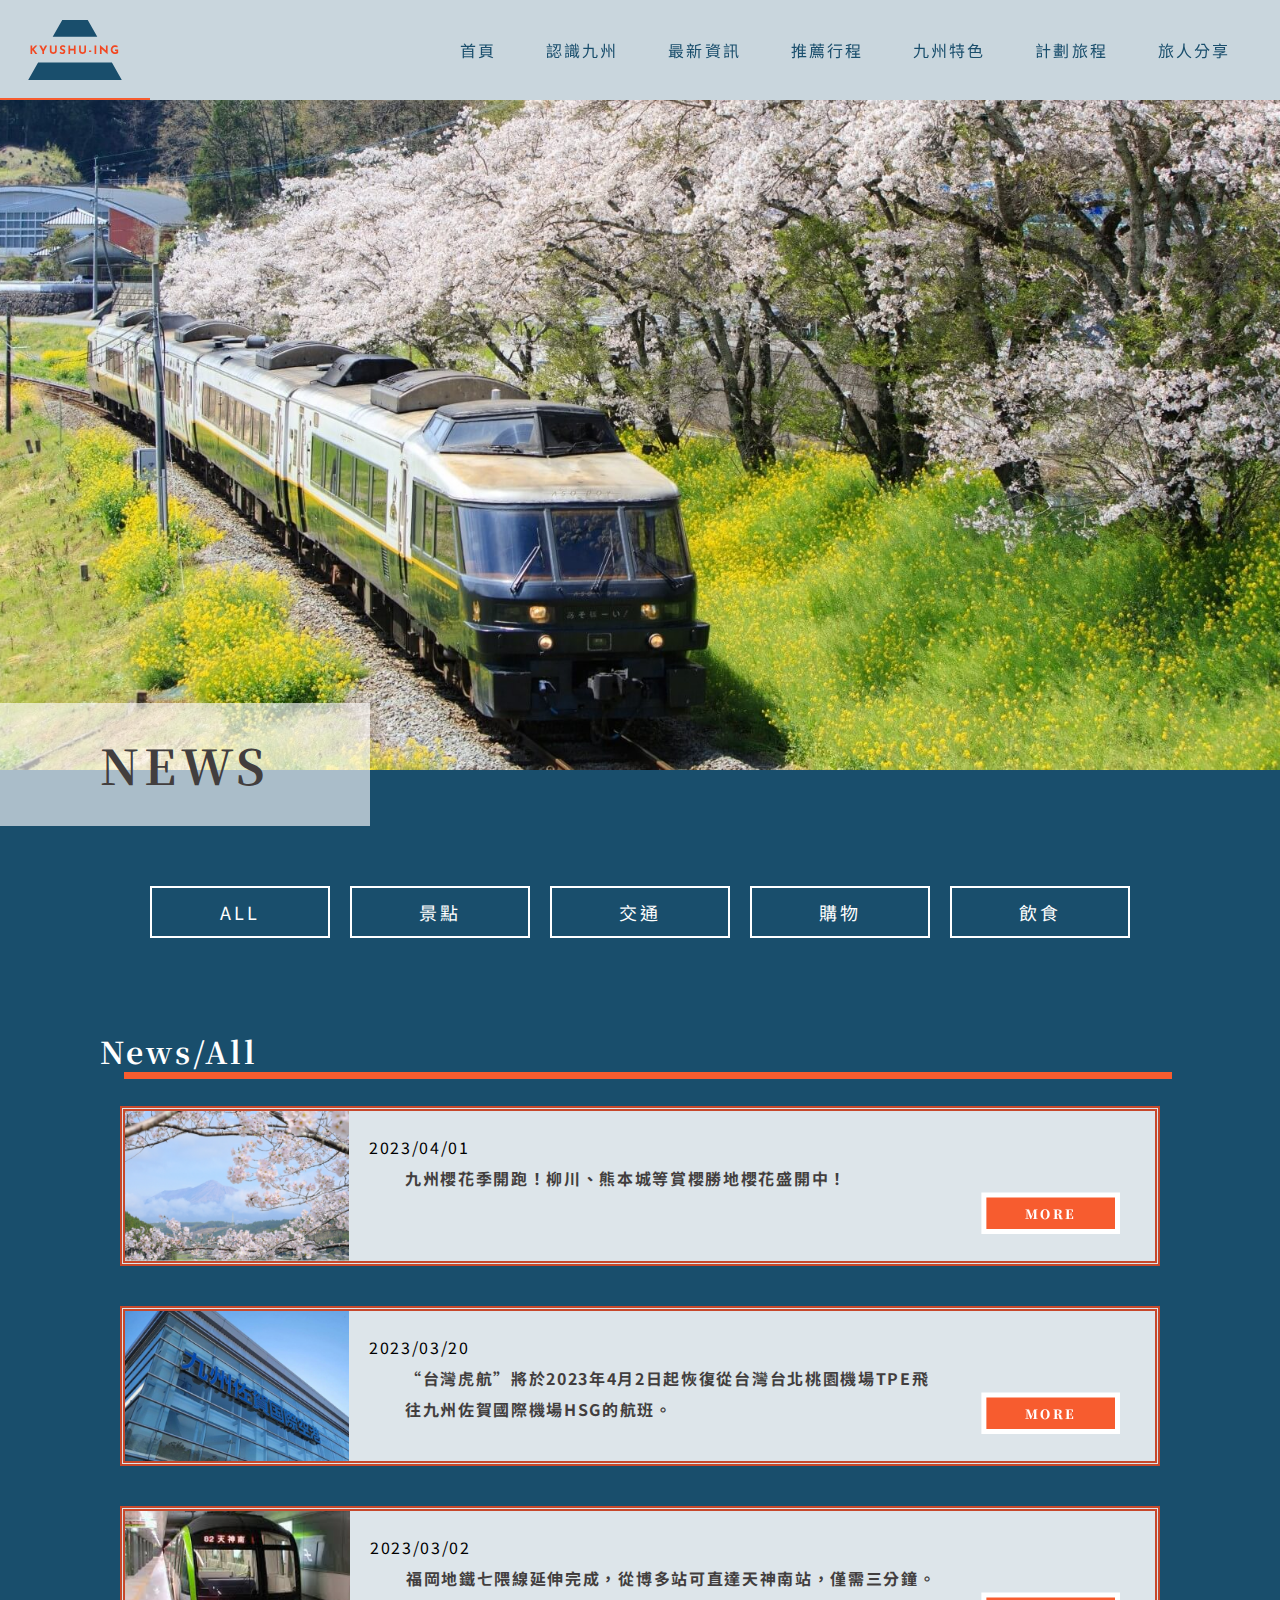
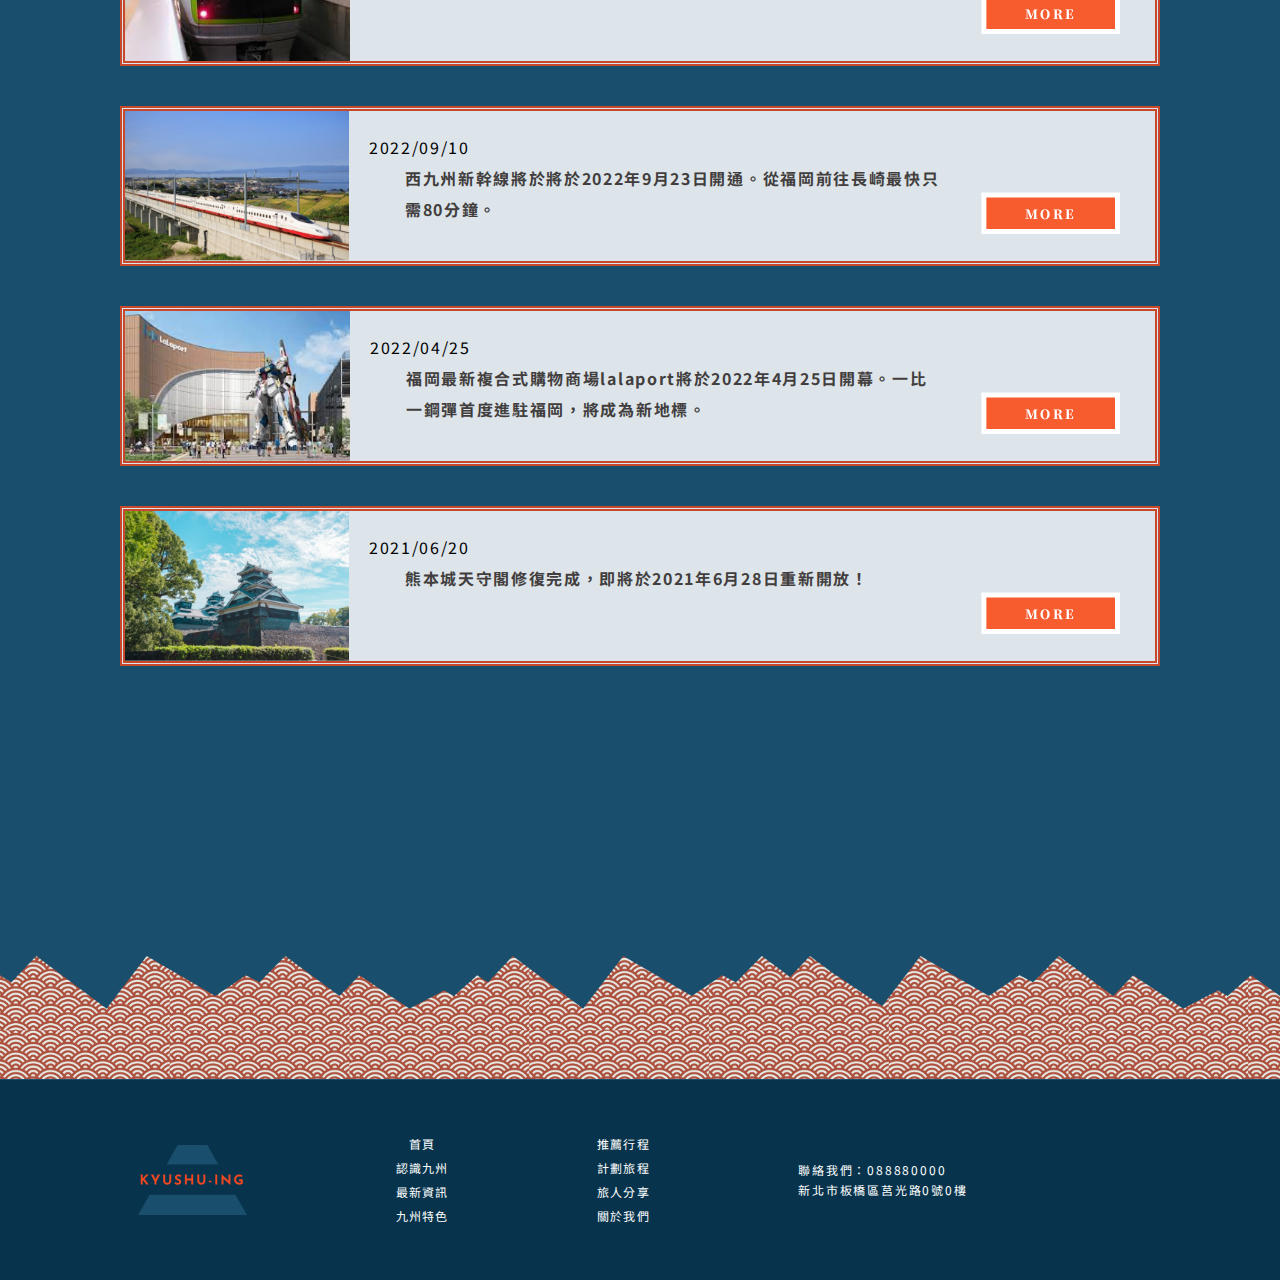
<file: news.html>
<!DOCTYPE html>
<html lang="en">

<head>
    <meta charset="UTF-8">
    <meta http-equiv="X-UA-Compatible" content="IE=edge">
    <meta name="viewport" content="width=device-width, initial-scale=1.0">
    <link rel="preconnect" href="https://fonts.googleapis.com">
    <link rel="preconnect" href="https://fonts.gstatic.com" crossorigin>
    <link
        href="https://fonts.googleapis.com/css2?family=Noto+Sans+TC:wght@400;700&family=Noto+Serif+TC:wght@400;700&display=swap"
        rel="stylesheet">
    <link rel="stylesheet" href="https://cdn.jsdelivr.net/npm/bootstrap-icons@1.10.3/font/bootstrap-icons.css">
    <link rel="stylesheet" href="https://cdnjs.cloudflare.com/ajax/libs/font-awesome/6.3.0/css/all.min.css"
        integrity="sha512-SzlrxWUlpfuzQ+pcUCosxcglQRNAq/DZjVsC0lE40xsADsfeQoEypE+enwcOiGjk/bSuGGKHEyjSoQ1zVisanQ=="
        crossorigin="anonymous" referrerpolicy="no-referrer" />
    <link rel="stylesheet" href="./css/default.css">
    <link rel="stylesheet" href="./css/news.css">
    <title>News</title>
</head>

<body>



    <div class="top">
        <a href="index.html"><svg width="454" height="291" viewBox="0 0 454 291" fill="none"
                xmlns="http://www.w3.org/2000/svg">
                <path fill-rule="evenodd" clip-rule="evenodd"
                    d="M165.159 0H288.841L335.095 81.4975H118.905L165.159 0ZM48.0145 206.402L0 291H454L405.986 206.402H48.0145Z"
                    fill="#194E6C" />
                <path
                    d="M19.5735 137.797L19.3495 139.869L20.5815 138.301L34.0215 123.125H44.5495L27.5255 141.605L44.6055 164.341H34.3015L21.5895 146.757L19.5735 148.773V164.341H11.3415V123.125H19.5735V137.797ZM68.7472 151.517L53.5712 123.125H63.5952L74.2352 144.517L71.8272 144.685L82.2992 123.125H92.3232L76.8672 151.517V164.341H68.7472V151.517ZM113.025 149.109C113.025 150.415 113.417 151.666 114.201 152.861C114.985 154.055 116.012 155.026 117.281 155.773C118.588 156.519 120.007 156.893 121.537 156.893C123.217 156.893 124.711 156.519 126.017 155.773C127.324 155.026 128.351 154.055 129.097 152.861C129.881 151.666 130.273 150.415 130.273 149.109V123.125H138.281V149.277C138.281 152.301 137.535 154.989 136.041 157.341C134.548 159.655 132.532 161.485 129.993 162.829C127.455 164.135 124.636 164.789 121.537 164.789C118.476 164.789 115.676 164.135 113.137 162.829C110.636 161.485 108.639 159.655 107.145 157.341C105.652 154.989 104.905 152.301 104.905 149.277V123.125H113.025V149.109ZM177.361 133.093C175.793 132.234 174.188 131.525 172.545 130.965C170.94 130.405 169.428 130.125 168.009 130.125C166.255 130.125 164.873 130.479 163.865 131.189C162.857 131.898 162.353 132.962 162.353 134.381C162.353 135.351 162.727 136.229 163.473 137.013C164.257 137.759 165.247 138.431 166.441 139.029C167.673 139.626 168.943 140.167 170.249 140.653C171.855 141.25 173.404 142.015 174.897 142.949C176.391 143.845 177.623 145.095 178.593 146.701C179.564 148.269 180.049 150.359 180.049 152.973C180.049 155.063 179.508 157.005 178.425 158.797C177.343 160.589 175.756 162.045 173.665 163.165C171.575 164.247 168.999 164.789 165.937 164.789C163.585 164.789 161.177 164.434 158.713 163.725C156.287 163.015 153.991 161.895 151.825 160.365L155.409 154.037C156.828 155.082 158.452 155.941 160.281 156.613C162.111 157.285 163.753 157.621 165.209 157.621C166.18 157.621 167.151 157.49 168.121 157.229C169.129 156.93 169.951 156.445 170.585 155.773C171.257 155.101 171.593 154.167 171.593 152.973C171.593 152.151 171.313 151.405 170.753 150.733C170.231 150.061 169.503 149.445 168.569 148.885C167.673 148.325 166.684 147.839 165.601 147.429C164.332 146.943 163.025 146.383 161.681 145.749C160.337 145.114 159.068 144.349 157.873 143.453C156.716 142.519 155.764 141.381 155.017 140.037C154.308 138.655 153.953 136.975 153.953 134.997C153.953 132.607 154.476 130.535 155.521 128.781C156.604 127.026 158.116 125.645 160.057 124.637C161.999 123.591 164.239 123.013 166.777 122.901C170.1 122.901 172.788 123.293 174.841 124.077C176.932 124.861 178.799 125.794 180.441 126.877L177.361 133.093ZM229.946 123.125V164.341H221.826V147.597H203.402V164.341H195.282V123.125H203.402V139.757H221.826V123.125H229.946ZM255.123 149.109C255.123 150.415 255.515 151.666 256.299 152.861C257.083 154.055 258.11 155.026 259.379 155.773C260.686 156.519 262.104 156.893 263.635 156.893C265.315 156.893 266.808 156.519 268.115 155.773C269.422 155.026 270.448 154.055 271.195 152.861C271.979 151.666 272.371 150.415 272.371 149.109V123.125H280.379V149.277C280.379 152.301 279.632 154.989 278.139 157.341C276.646 159.655 274.63 161.485 272.091 162.829C269.552 164.135 266.734 164.789 263.635 164.789C260.574 164.789 257.774 164.135 255.235 162.829C252.734 161.485 250.736 159.655 249.243 157.341C247.75 154.989 247.003 152.301 247.003 149.277V123.125H255.123V149.109ZM295.155 148.101H305.683V154.933H295.155V148.101ZM321.848 123.125H329.968V164.341H321.848V123.125ZM384.79 166.021L353.542 137.797L355.95 139.141L356.118 164.341H347.886V121.501H348.222L378.798 149.613L377.006 148.829L376.838 123.125H385.014V166.021H384.79ZM436.34 160.197C435.855 160.719 435.09 161.261 434.044 161.821C432.999 162.343 431.786 162.829 430.404 163.277C429.06 163.725 427.679 164.079 426.26 164.341C424.842 164.639 423.498 164.789 422.228 164.789C417.786 164.789 413.922 163.93 410.636 162.213C407.351 160.495 404.812 158.143 403.02 155.157C401.266 152.17 400.388 148.754 400.388 144.909C400.388 141.138 400.948 137.871 402.068 135.109C403.226 132.309 404.775 129.994 406.716 128.165C408.695 126.298 410.954 124.917 413.492 124.021C416.068 123.125 418.756 122.677 421.556 122.677C424.207 122.677 426.634 122.975 428.836 123.573C431.039 124.133 432.906 124.842 434.436 125.701L431.804 133.261C431.132 132.887 430.236 132.514 429.116 132.141C427.996 131.767 426.858 131.469 425.7 131.245C424.543 130.983 423.516 130.853 422.62 130.853C419.671 130.853 417.151 131.357 415.06 132.365C413.007 133.335 411.439 134.81 410.356 136.789C409.311 138.767 408.788 141.231 408.788 144.181C408.788 146.757 409.367 148.978 410.524 150.845C411.682 152.711 413.287 154.149 415.34 155.157C417.431 156.165 419.802 156.669 422.452 156.669C423.61 156.669 424.674 156.594 425.644 156.445C426.615 156.258 427.436 155.978 428.108 155.605V150.621H420.996V142.781H436.34V160.197Z"
                    fill="#F24822" />
            </svg></a>
        <i class="bi bi-list"></i>
        <ul>
            <li><a href="index.html">首頁</a></li>
            <li><a href="about.html">認識九州</a></li>
            <li><a href="news.html">最新資訊</a></li>
            <li><a href="recommand.html">推薦行程</a></li>
            <li><a href="landmark.html"> 九州特色</a></li>
            <li><a href="plan.html">計劃旅程</a></li>
            <li><a href="share.html">旅人分享</a></li>
        </ul>
    </div>
    
<div class="wrapper">
    <!-- 首圖 -->
    <header></header>
    <h1>NEWS</h1>


    <!-- 主內容 -->
    <div class="main-block">
        <!-- 橫排選項 -->
        <ul class="sel">
            <li><a class="btn btn-background-slide" href="#">ALL</a></li>
            <li><a class="btn btn-background-slide" href="#">景點</a></li>
            <li><a class="btn btn-background-slide" href="#">交通</a></li>
            <li><a class="btn btn-background-slide" href="#">購物</a></li>
            <li><a class="btn btn-background-slide" href="#">飲食</a></li>
        </ul>



        <!-- 新聞列表 -->
        <ul class="news">
            <h3>News/All</h3>
            <li>
                <img src="./img/news/news1.png" alt="">
                <div class="text">
                    <p>2023/04/01</p>
                    <p>九州櫻花季開跑！柳川、熊本城等賞櫻勝地櫻花盛開中！</p>
                    <a class="btn-24-1" href="#">More</a>
                </div>
            </li>

            <li>
                <img src="./img/news/news2-1.jpg" alt="">
                <div class="text">
                    <p>2023/03/20</p>
                    <p>“台灣虎航”將於2023年4月2日起恢復從台灣台北桃園機場TPE飛往九州佐賀國際機場HSG的航班。</p>
                    <a class="btn-24-1" href="#">More</a>
                </div>
            </li>



            <li>
                <img src="./img/news/news2.png" alt="">
                <div class="text">
                    <p>2023/03/02</p>
                    <p>福岡地鐵七隈線延伸完成，從博多站可直達天神南站，僅需三分鐘。</p>
                    <a class="btn-24-1" href="#">More</a>
                </div>
            </li>

            <li>
                <img src="./img/news/news3.png" alt="">
                <div class="text">
                    <p>2022/09/10</p>
                    <p>西九州新幹線將於將於2022年9月23日開通。從福岡前往長崎最快只需80分鐘。</p>
                    <a class="btn-24-1" href="#">More</a>
                </div>
            </li>

            <li>
                <img src="./img/news/news4.png" alt="">
                <div class="text">
                    <p>2022/04/25</p>
                    <p>福岡最新複合式購物商場lalaport將於2022年4月25日開幕。一比一鋼彈首度進駐福岡，將成為新地標。</p>
                    <a class="btn-24-1" href="#">More</a>
                </div>
            </li>

            <li>
                <img src="./img/news/news5.png" alt="">
                <div class="text">
                    <p>2021/06/20</p>
                    <p>熊本城天守閣修復完成，即將於2021年6月28日重新開放！</p>
                    <a class="btn-24-1" href="#">More</a>
                </div>
            </li>
        </ul>

    </div>

    <img src="./img/news/deco.png" alt="">


    <!-- 頁尾 -->
    <footer>
        <ul>
            <li><img src="./img/default/Group 3.svg" alt=""></li>
            <li class="right">
                <a href="index.html">首頁</a>
                <a href="about.html">認識九州</a>
                <a href="news.html">最新資訊</a>
                <a href="landmark.html">九州特色</a>
            </li>
            <li class="middle">
                <a href="recommand.html">推薦行程</a>
                <a href="plan.html">計劃旅程</a>
                <a href="share.html">旅人分享</a>
                <a href="#">關於我們</a>
            </li>
            <li class="left">
                <p>聯絡我們：088880000</p><br>
                <p>新北市板橋區莒光路0號0樓</p>
            </li>
            <li class="icon">
                <a href="#"><i class="fa-brands fa-square-facebook"></i></a>
                <a href="#"><i class="fa-brands fa-square-instagram"></i></a>
                <a href="#"><i class="fa-brands fa-square-twitter"></i></a>
            </li>

        </ul>

    </footer>

</div>
    <script src="https://code.jquery.com/jquery-3.6.0.min.js"></script>
    <script>
        $(function () {
            let is_open = false;
            $(".top i").click(function () {
                if (is_open == false) {
                    $(".top ul").animate({ right: "0px" }, 1000).show();
                    is_open = true;
                } else {
                    $(".top ul").animate({ right: "-500px", display: 'none' }, 1000);
                    is_open = false;
                }
            })
        })
    </script>

</body>

</html>
</file>
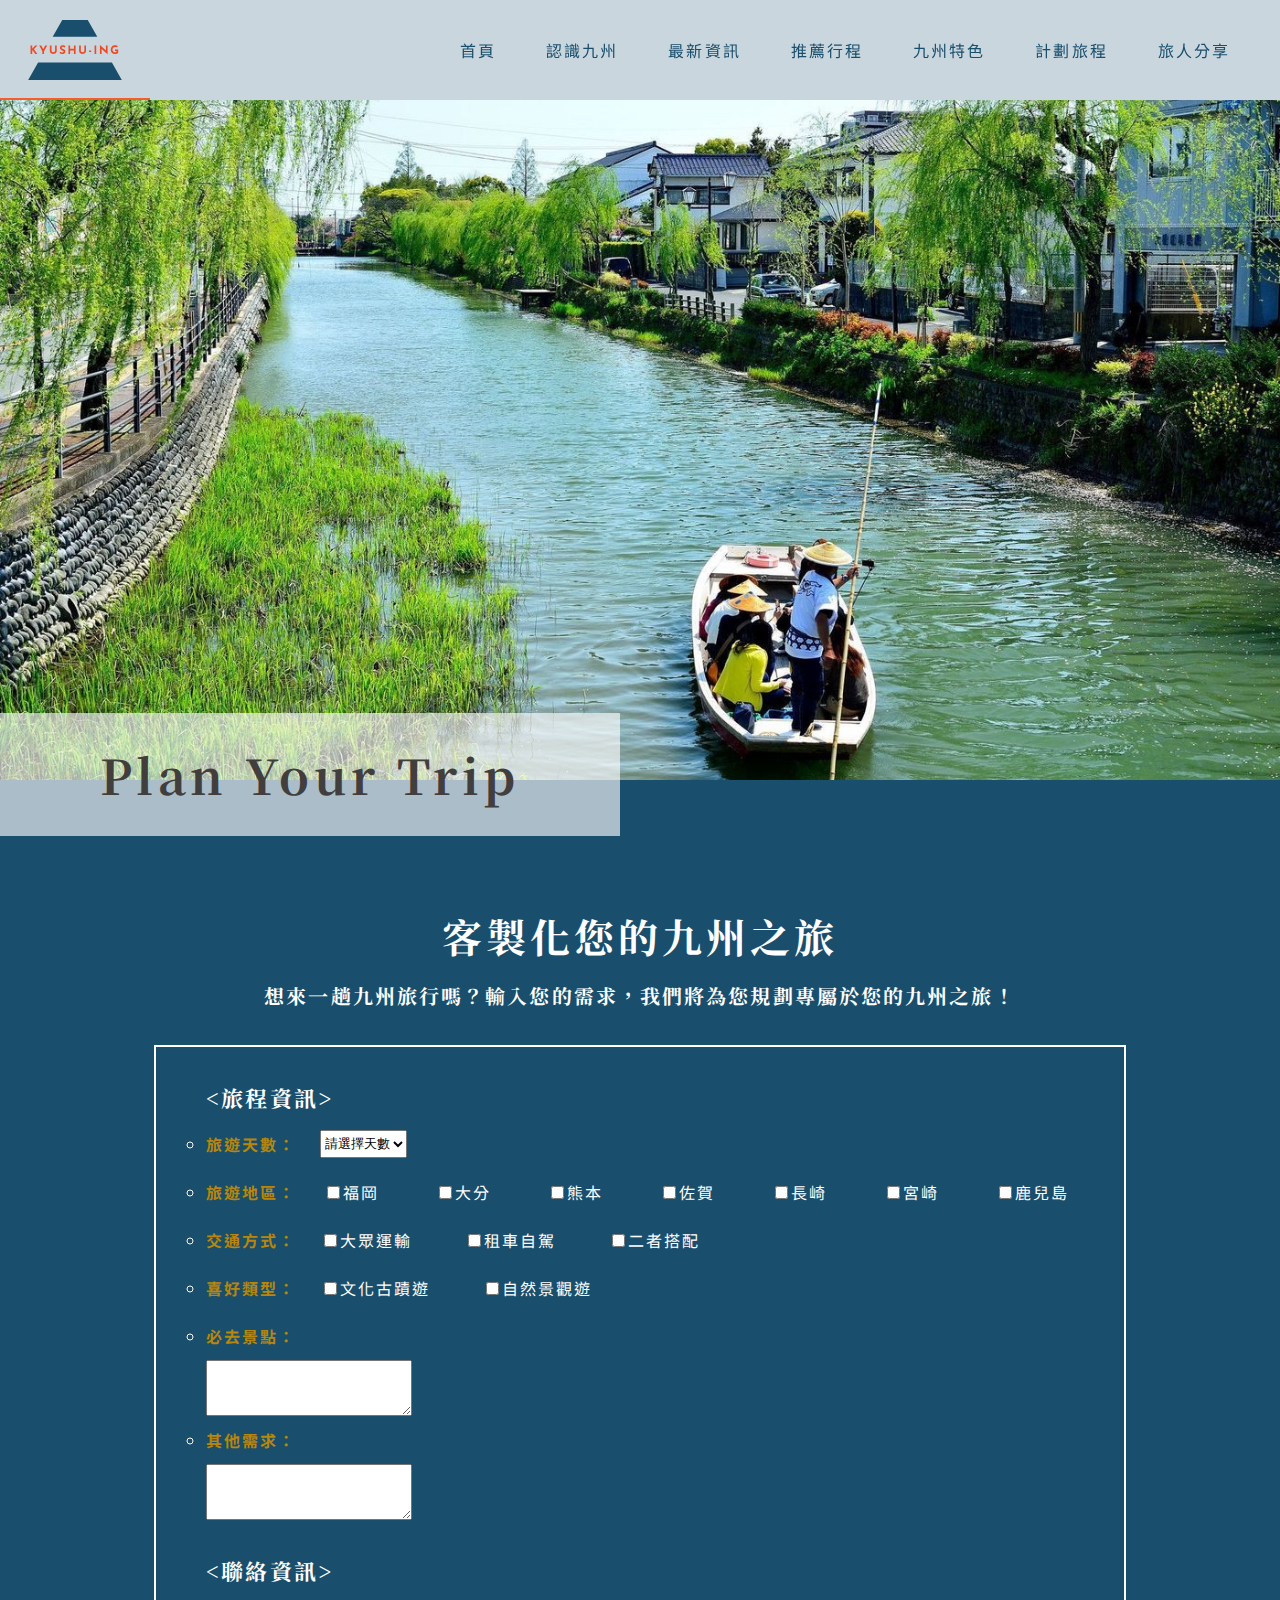
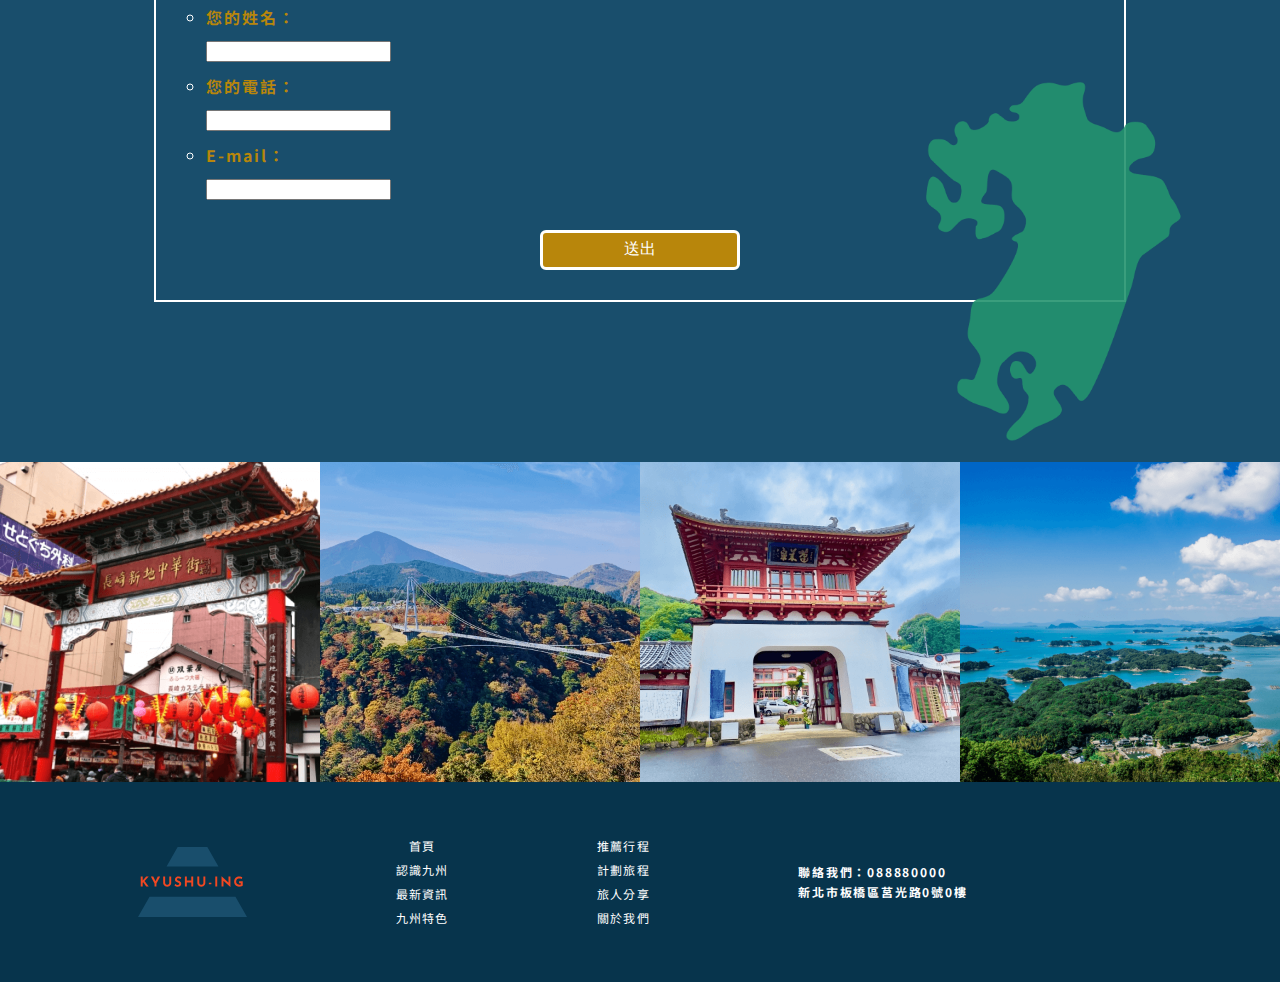
<file: plan.html>
<!DOCTYPE html>
<html lang="en">
<head>
    <meta charset="UTF-8">
    <meta http-equiv="X-UA-Compatible" content="IE=edge">
    <meta name="viewport" content="width=device-width, initial-scale=1.0">
    <link rel="preconnect" href="https://fonts.googleapis.com">
    <link rel="preconnect" href="https://fonts.gstatic.com" crossorigin>
    <link href="https://fonts.googleapis.com/css2?family=Noto+Sans+TC:wght@400;700&family=Noto+Serif+TC:wght@400;700&display=swap" rel="stylesheet">
    <link rel="stylesheet" href="https://cdnjs.cloudflare.com/ajax/libs/font-awesome/6.3.0/css/all.min.css" integrity="sha512-SzlrxWUlpfuzQ+pcUCosxcglQRNAq/DZjVsC0lE40xsADsfeQoEypE+enwcOiGjk/bSuGGKHEyjSoQ1zVisanQ==" crossorigin="anonymous" referrerpolicy="no-referrer" />
    <link rel="stylesheet" href="https://cdn.jsdelivr.net/npm/bootstrap-icons@1.10.3/font/bootstrap-icons.css">
    <link rel="stylesheet" href="./css/default.css">
    <link rel="stylesheet" href="./css/plan.css">
    <title>Plan</title>
</head>

<body>
    

        <!-- top -->
        <div class="top">
            <a href="index.html"><svg width="454" height="291" viewBox="0 0 454 291" fill="none" xmlns="http://www.w3.org/2000/svg">
                <path fill-rule="evenodd" clip-rule="evenodd" d="M165.159 0H288.841L335.095 81.4975H118.905L165.159 0ZM48.0145 206.402L0 291H454L405.986 206.402H48.0145Z" fill="#194E6C"/>
                <path d="M19.5735 137.797L19.3495 139.869L20.5815 138.301L34.0215 123.125H44.5495L27.5255 141.605L44.6055 164.341H34.3015L21.5895 146.757L19.5735 148.773V164.341H11.3415V123.125H19.5735V137.797ZM68.7472 151.517L53.5712 123.125H63.5952L74.2352 144.517L71.8272 144.685L82.2992 123.125H92.3232L76.8672 151.517V164.341H68.7472V151.517ZM113.025 149.109C113.025 150.415 113.417 151.666 114.201 152.861C114.985 154.055 116.012 155.026 117.281 155.773C118.588 156.519 120.007 156.893 121.537 156.893C123.217 156.893 124.711 156.519 126.017 155.773C127.324 155.026 128.351 154.055 129.097 152.861C129.881 151.666 130.273 150.415 130.273 149.109V123.125H138.281V149.277C138.281 152.301 137.535 154.989 136.041 157.341C134.548 159.655 132.532 161.485 129.993 162.829C127.455 164.135 124.636 164.789 121.537 164.789C118.476 164.789 115.676 164.135 113.137 162.829C110.636 161.485 108.639 159.655 107.145 157.341C105.652 154.989 104.905 152.301 104.905 149.277V123.125H113.025V149.109ZM177.361 133.093C175.793 132.234 174.188 131.525 172.545 130.965C170.94 130.405 169.428 130.125 168.009 130.125C166.255 130.125 164.873 130.479 163.865 131.189C162.857 131.898 162.353 132.962 162.353 134.381C162.353 135.351 162.727 136.229 163.473 137.013C164.257 137.759 165.247 138.431 166.441 139.029C167.673 139.626 168.943 140.167 170.249 140.653C171.855 141.25 173.404 142.015 174.897 142.949C176.391 143.845 177.623 145.095 178.593 146.701C179.564 148.269 180.049 150.359 180.049 152.973C180.049 155.063 179.508 157.005 178.425 158.797C177.343 160.589 175.756 162.045 173.665 163.165C171.575 164.247 168.999 164.789 165.937 164.789C163.585 164.789 161.177 164.434 158.713 163.725C156.287 163.015 153.991 161.895 151.825 160.365L155.409 154.037C156.828 155.082 158.452 155.941 160.281 156.613C162.111 157.285 163.753 157.621 165.209 157.621C166.18 157.621 167.151 157.49 168.121 157.229C169.129 156.93 169.951 156.445 170.585 155.773C171.257 155.101 171.593 154.167 171.593 152.973C171.593 152.151 171.313 151.405 170.753 150.733C170.231 150.061 169.503 149.445 168.569 148.885C167.673 148.325 166.684 147.839 165.601 147.429C164.332 146.943 163.025 146.383 161.681 145.749C160.337 145.114 159.068 144.349 157.873 143.453C156.716 142.519 155.764 141.381 155.017 140.037C154.308 138.655 153.953 136.975 153.953 134.997C153.953 132.607 154.476 130.535 155.521 128.781C156.604 127.026 158.116 125.645 160.057 124.637C161.999 123.591 164.239 123.013 166.777 122.901C170.1 122.901 172.788 123.293 174.841 124.077C176.932 124.861 178.799 125.794 180.441 126.877L177.361 133.093ZM229.946 123.125V164.341H221.826V147.597H203.402V164.341H195.282V123.125H203.402V139.757H221.826V123.125H229.946ZM255.123 149.109C255.123 150.415 255.515 151.666 256.299 152.861C257.083 154.055 258.11 155.026 259.379 155.773C260.686 156.519 262.104 156.893 263.635 156.893C265.315 156.893 266.808 156.519 268.115 155.773C269.422 155.026 270.448 154.055 271.195 152.861C271.979 151.666 272.371 150.415 272.371 149.109V123.125H280.379V149.277C280.379 152.301 279.632 154.989 278.139 157.341C276.646 159.655 274.63 161.485 272.091 162.829C269.552 164.135 266.734 164.789 263.635 164.789C260.574 164.789 257.774 164.135 255.235 162.829C252.734 161.485 250.736 159.655 249.243 157.341C247.75 154.989 247.003 152.301 247.003 149.277V123.125H255.123V149.109ZM295.155 148.101H305.683V154.933H295.155V148.101ZM321.848 123.125H329.968V164.341H321.848V123.125ZM384.79 166.021L353.542 137.797L355.95 139.141L356.118 164.341H347.886V121.501H348.222L378.798 149.613L377.006 148.829L376.838 123.125H385.014V166.021H384.79ZM436.34 160.197C435.855 160.719 435.09 161.261 434.044 161.821C432.999 162.343 431.786 162.829 430.404 163.277C429.06 163.725 427.679 164.079 426.26 164.341C424.842 164.639 423.498 164.789 422.228 164.789C417.786 164.789 413.922 163.93 410.636 162.213C407.351 160.495 404.812 158.143 403.02 155.157C401.266 152.17 400.388 148.754 400.388 144.909C400.388 141.138 400.948 137.871 402.068 135.109C403.226 132.309 404.775 129.994 406.716 128.165C408.695 126.298 410.954 124.917 413.492 124.021C416.068 123.125 418.756 122.677 421.556 122.677C424.207 122.677 426.634 122.975 428.836 123.573C431.039 124.133 432.906 124.842 434.436 125.701L431.804 133.261C431.132 132.887 430.236 132.514 429.116 132.141C427.996 131.767 426.858 131.469 425.7 131.245C424.543 130.983 423.516 130.853 422.62 130.853C419.671 130.853 417.151 131.357 415.06 132.365C413.007 133.335 411.439 134.81 410.356 136.789C409.311 138.767 408.788 141.231 408.788 144.181C408.788 146.757 409.367 148.978 410.524 150.845C411.682 152.711 413.287 154.149 415.34 155.157C417.431 156.165 419.802 156.669 422.452 156.669C423.61 156.669 424.674 156.594 425.644 156.445C426.615 156.258 427.436 155.978 428.108 155.605V150.621H420.996V142.781H436.34V160.197Z" fill="#F24822"/>
            </svg></a>
            <i class="bi bi-list"></i>
            <ul>
                <li><a href="index.html">首頁</a></li>
                <li><a href="about.html">認識九州</a></li>
                <li><a href="news.html">最新資訊</a></li>
                <li><a href="recommand.html">推薦行程</a></li>
                <li><a href="landmark.html"> 九州特色</a></li>
                <li><a href="plan.html">計劃旅程</a></li>
                <li><a href="share.html">旅人分享</a></li>
            </ul>
        </div>

        
    <div class="wrapper"> 
        <!-- 首圖 -->
        <header></header>
        <h1>Plan Your Trip</h1>

        <div class="main-block">
            <h2>客製化您的九州之旅</h2>
            <h3>想來一趟九州旅行嗎？輸入您的需求，我們將為您規劃專屬於您的九州之旅！</h3>

            <section>
                <!-- <h4><選單></h4> -->
                
                <div class="selection">
                    <h5><旅程資訊></h5>
                    <ul class="day">
                        <li><p>旅遊天數：</p></li>
                        <li><select name="day" style="height: 28px;">
                            <option>請選擇天數</option>
                            <option>3天</option>
                            <option>4天</option>
                            <option>5天</option>
                            <option>6天</option>
                            <option>7天</option>
                            <option>8天</option>
                            <option>9天</option>
                            <option>10天</option>
                        </select></li>
                    </ul>
                    <ul class="area">
                        <li><p>旅遊地區：</p> </li>
                        <li><input class="area" type="checkbox"><span>福岡</span></li>
                        <li><input class="area" type="checkbox"><span>大分</span></li>
                        <li><input class="area" type="checkbox"><span>熊本</span></li>
                        <li><input class="area" type="checkbox"><span>佐賀</span></li>
                        <li><input class="area" type="checkbox"><span>長崎</span></li>
                        <li><input class="area" type="checkbox"><span>宮崎</span></li>
                        <li><input class="area" type="checkbox"><span>鹿兒島</span></li>
                    </ul>

                    <ul class="traffic">
                        <li><p>交通方式：</p></li>
                        <li><input class="move" type="checkbox"><span>大眾運輸</span></li>
                        <li><input class="move" type="checkbox"><span>租車自駕</span></li>
                        <li><input class="move" type="checkbox"><span>二者搭配</span></li>
                    </ul> 

                    <ul class="like">
                        <li> <p>喜好類型：</p></li>
                        <li><input class="like" type="checkbox"><span>文化古蹟遊</span></li>
                        <li><input class="like" type="checkbox"><span>自然景觀遊</span></li> 
                    </ul>

                    <ul class="must">
                        <li><p>必去景點：</p></li>
                        <li><textarea></textarea></li>    
                    </ul>

                    <ul class="other">
                        <li><p>其他需求：</p></li>
                        <li><textarea></textarea></li>    
                    </ul>
                

                    <h5><聯絡資訊></h5>
                    <ul>
                        <li><p>您的姓名：</p></li> 
                        <li><input class="name" type="text"></li>
                    </ul>
                    <ul>
                        <li><p>您的電話：</p></li>  
                        <li><input class="phone" type="text">
                    </ul>
                    <ul>
                        <li><p>E-mail：</p></li> 
                        <li><input class="email" type="text" ></li>
                    </ul>
                </div>

                <!-- 送出表單 -->
                <input class="sendout" type="submit" value="送出" style="background-color: darkgoldenrod;; color:white; border: 3px solid white;"> 

            </section>
        </div>

        <img class="map" src="./img/plan/九州アイコン 1.png" alt="">

        <!-- 底部圖 -->
        <ul class="ani">
            <li><img src="./img/plan/Mask group (32) (1).png" alt=""></li>
            <li><img src="./img/plan/Mask group (33) (1).png" alt=""></li>
            <li><img src="./img/plan/Mask group (34) (1).png" alt=""></li>
            <li><img src="./img/plan/Mask group (35) (1).png" alt=""></li>
            <li><img src="./img/plan/ani (1).jpg" alt=""></li>
            <li><img src="./img/plan/ani (2).jpg" alt=""></li>
            <li><img src="./img/plan/ani (3).jpg" alt=""></li>
            <li><img src="./img/plan/ani (4).jpg" alt=""></li>
            
        </ul>

    

    <!-- 頁尾 -->
    <footer>
        <ul>
            <li><img src="./img/default/Group 3.svg" alt=""></li>
            <li class="right">
                <a href="index.html">首頁</a>
                <a href="about.html">認識九州</a>
                <a href="news.html">最新資訊</a>
                <a href="landmark.html">九州特色</a>
            </li>
            <li class="middle">
                <a href="recommand.html">推薦行程</a>
                <a href="plan.html">計劃旅程</a>
                <a href="share.html">旅人分享</a>
                <a href="#">關於我們</a>
            </li>
            <li class="left">               
                <p>聯絡我們：088880000</p><br>
                <p>新北市板橋區莒光路0號0樓</p>
            </li>
            <li class="icon">
                <a href="#"><i class="fa-brands fa-square-facebook"></i></a>
                <a href="#"><i class="fa-brands fa-square-instagram"></i></a>
                <a href="#"><i class="fa-brands fa-square-twitter"></i></a>
            </li>
            
        </ul>
          
    </footer>
</div>

    <script>
        let input_e1 = document.getElementsByTagName("input");
        input_e1.addEventListener("click",function(){
            alert("已收到")
        })
    </script>
    <script src="https://code.jquery.com/jquery-3.6.0.min.js"></script>
    <script>
        $(function () {
            let is_open = false;
            $(".top i").click(function () {
                if (is_open == false) {
                    $(".top ul").animate({ right: "0px" }, 1000).show();
                    is_open = true;
                } else {
                    $(".top ul").animate({ right: "-500px", display: 'none' }, 1000);
                    is_open = false;
                }
            })
        })
    </script>

</body>
</file>
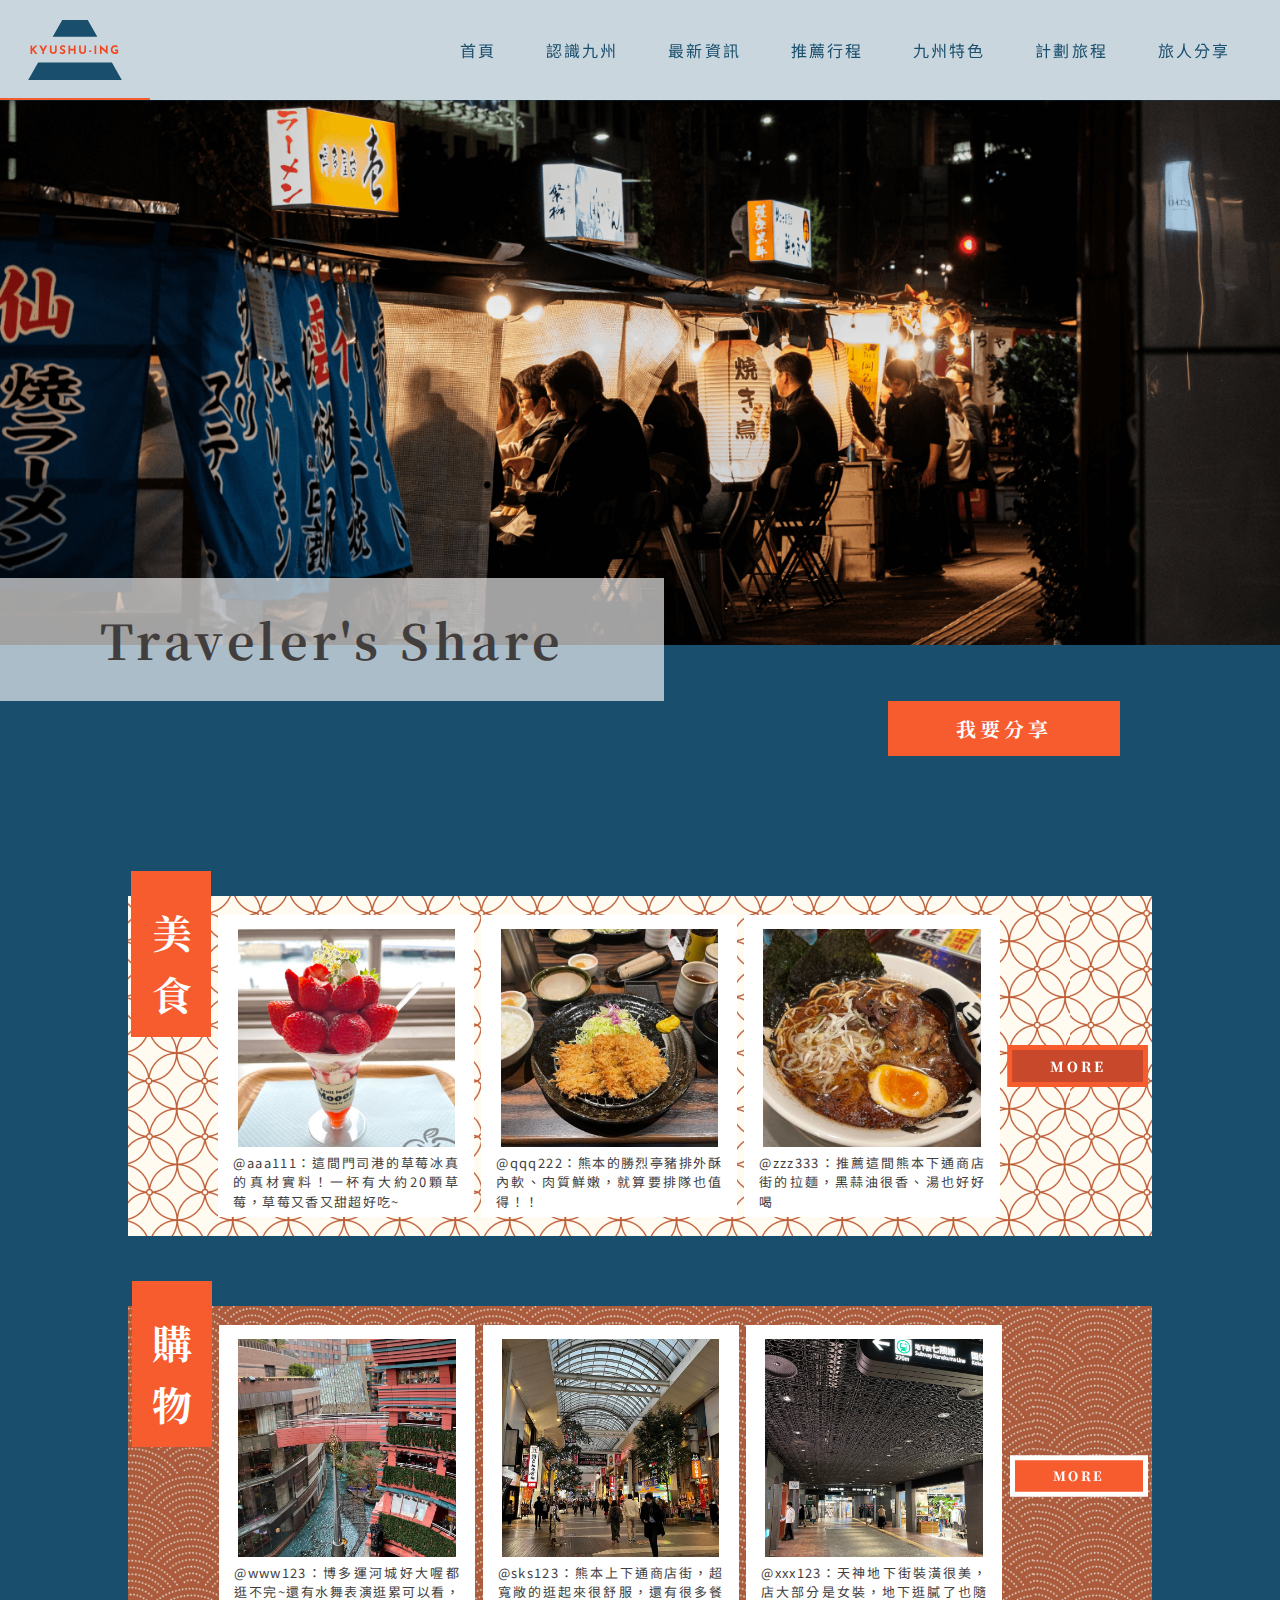
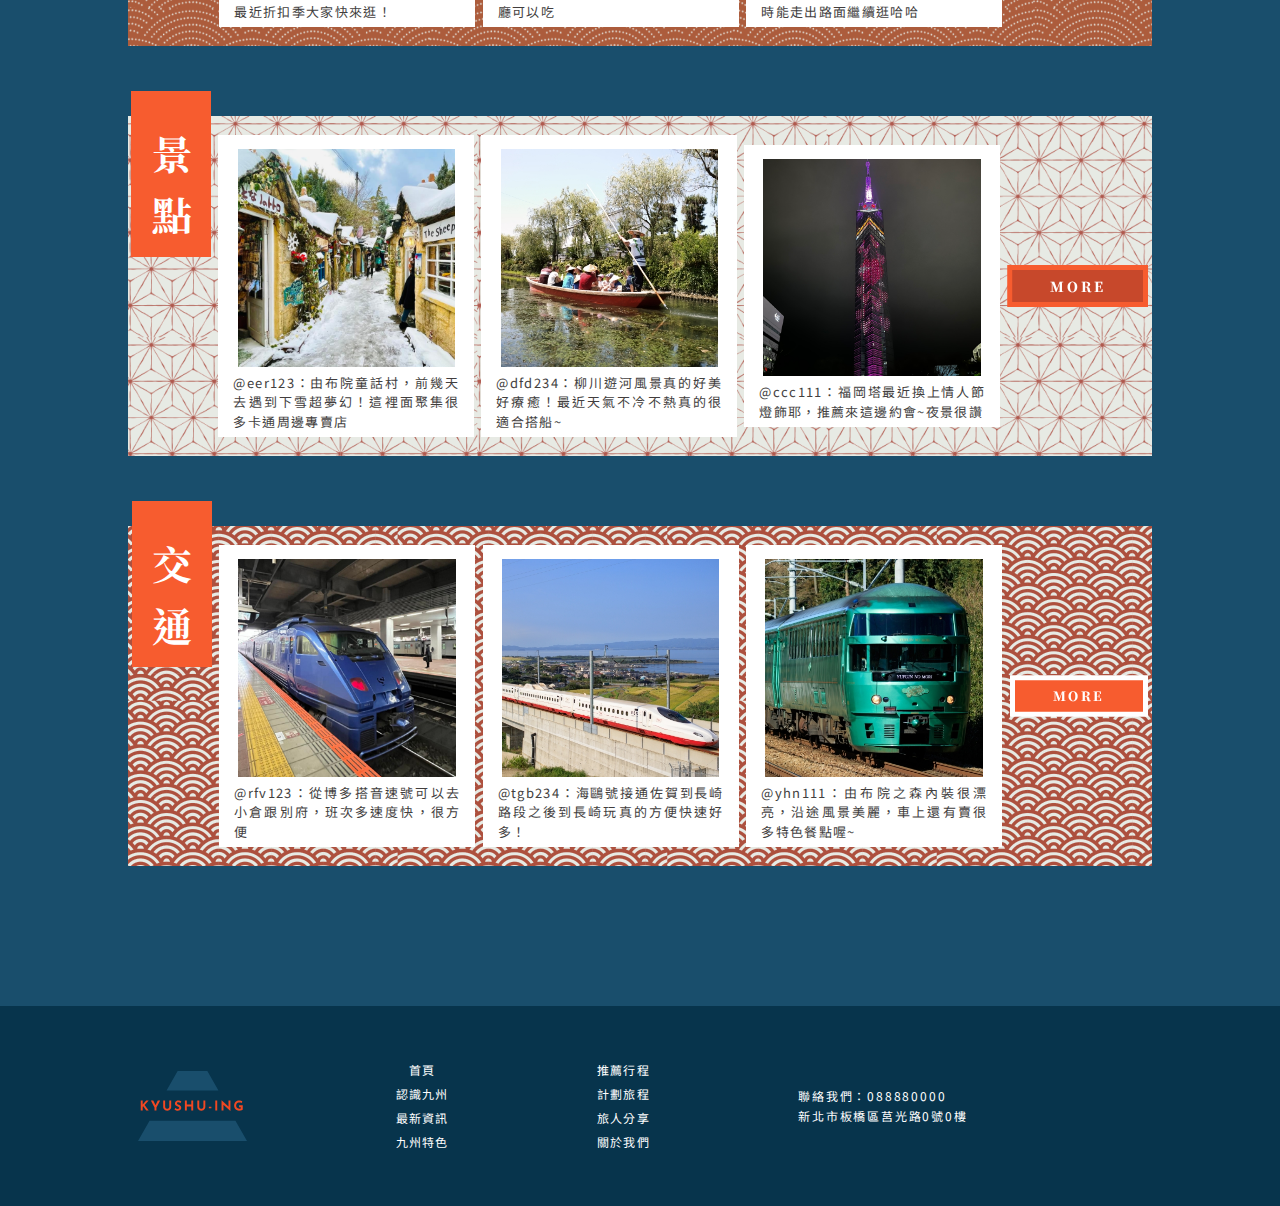
<file: share.html>
<!DOCTYPE html>
<html lang="en">
<head>
    <meta charset="UTF-8">
    <meta http-equiv="X-UA-Compatible" content="IE=edge">
    <meta name="viewport" content="width=device-width, initial-scale=1.0">
    <link rel="preconnect" href="https://fonts.googleapis.com">
    <link rel="preconnect" href="https://fonts.gstatic.com" crossorigin>
    <link href="https://fonts.googleapis.com/css2?family=Noto+Sans+TC:wght@400;700&family=Noto+Serif+TC:wght@400;700&display=swap" rel="stylesheet">
    <link rel="stylesheet" href="https://cdnjs.cloudflare.com/ajax/libs/font-awesome/6.3.0/css/all.min.css" integrity="sha512-SzlrxWUlpfuzQ+pcUCosxcglQRNAq/DZjVsC0lE40xsADsfeQoEypE+enwcOiGjk/bSuGGKHEyjSoQ1zVisanQ==" crossorigin="anonymous" referrerpolicy="no-referrer" />
    <link rel="stylesheet" href="https://cdn.jsdelivr.net/npm/bootstrap-icons@1.10.3/font/bootstrap-icons.css">
    <link rel="stylesheet" href="./css/default.css">
    <link rel="stylesheet" href="./css/share.css">
    <title>Share</title>
</head>
<body>
    
    <div class="top">
        <a href="index.html"><svg width="454" height="291" viewBox="0 0 454 291" fill="none" xmlns="http://www.w3.org/2000/svg">
            <path fill-rule="evenodd" clip-rule="evenodd" d="M165.159 0H288.841L335.095 81.4975H118.905L165.159 0ZM48.0145 206.402L0 291H454L405.986 206.402H48.0145Z" fill="#194E6C"/>
            <path d="M19.5735 137.797L19.3495 139.869L20.5815 138.301L34.0215 123.125H44.5495L27.5255 141.605L44.6055 164.341H34.3015L21.5895 146.757L19.5735 148.773V164.341H11.3415V123.125H19.5735V137.797ZM68.7472 151.517L53.5712 123.125H63.5952L74.2352 144.517L71.8272 144.685L82.2992 123.125H92.3232L76.8672 151.517V164.341H68.7472V151.517ZM113.025 149.109C113.025 150.415 113.417 151.666 114.201 152.861C114.985 154.055 116.012 155.026 117.281 155.773C118.588 156.519 120.007 156.893 121.537 156.893C123.217 156.893 124.711 156.519 126.017 155.773C127.324 155.026 128.351 154.055 129.097 152.861C129.881 151.666 130.273 150.415 130.273 149.109V123.125H138.281V149.277C138.281 152.301 137.535 154.989 136.041 157.341C134.548 159.655 132.532 161.485 129.993 162.829C127.455 164.135 124.636 164.789 121.537 164.789C118.476 164.789 115.676 164.135 113.137 162.829C110.636 161.485 108.639 159.655 107.145 157.341C105.652 154.989 104.905 152.301 104.905 149.277V123.125H113.025V149.109ZM177.361 133.093C175.793 132.234 174.188 131.525 172.545 130.965C170.94 130.405 169.428 130.125 168.009 130.125C166.255 130.125 164.873 130.479 163.865 131.189C162.857 131.898 162.353 132.962 162.353 134.381C162.353 135.351 162.727 136.229 163.473 137.013C164.257 137.759 165.247 138.431 166.441 139.029C167.673 139.626 168.943 140.167 170.249 140.653C171.855 141.25 173.404 142.015 174.897 142.949C176.391 143.845 177.623 145.095 178.593 146.701C179.564 148.269 180.049 150.359 180.049 152.973C180.049 155.063 179.508 157.005 178.425 158.797C177.343 160.589 175.756 162.045 173.665 163.165C171.575 164.247 168.999 164.789 165.937 164.789C163.585 164.789 161.177 164.434 158.713 163.725C156.287 163.015 153.991 161.895 151.825 160.365L155.409 154.037C156.828 155.082 158.452 155.941 160.281 156.613C162.111 157.285 163.753 157.621 165.209 157.621C166.18 157.621 167.151 157.49 168.121 157.229C169.129 156.93 169.951 156.445 170.585 155.773C171.257 155.101 171.593 154.167 171.593 152.973C171.593 152.151 171.313 151.405 170.753 150.733C170.231 150.061 169.503 149.445 168.569 148.885C167.673 148.325 166.684 147.839 165.601 147.429C164.332 146.943 163.025 146.383 161.681 145.749C160.337 145.114 159.068 144.349 157.873 143.453C156.716 142.519 155.764 141.381 155.017 140.037C154.308 138.655 153.953 136.975 153.953 134.997C153.953 132.607 154.476 130.535 155.521 128.781C156.604 127.026 158.116 125.645 160.057 124.637C161.999 123.591 164.239 123.013 166.777 122.901C170.1 122.901 172.788 123.293 174.841 124.077C176.932 124.861 178.799 125.794 180.441 126.877L177.361 133.093ZM229.946 123.125V164.341H221.826V147.597H203.402V164.341H195.282V123.125H203.402V139.757H221.826V123.125H229.946ZM255.123 149.109C255.123 150.415 255.515 151.666 256.299 152.861C257.083 154.055 258.11 155.026 259.379 155.773C260.686 156.519 262.104 156.893 263.635 156.893C265.315 156.893 266.808 156.519 268.115 155.773C269.422 155.026 270.448 154.055 271.195 152.861C271.979 151.666 272.371 150.415 272.371 149.109V123.125H280.379V149.277C280.379 152.301 279.632 154.989 278.139 157.341C276.646 159.655 274.63 161.485 272.091 162.829C269.552 164.135 266.734 164.789 263.635 164.789C260.574 164.789 257.774 164.135 255.235 162.829C252.734 161.485 250.736 159.655 249.243 157.341C247.75 154.989 247.003 152.301 247.003 149.277V123.125H255.123V149.109ZM295.155 148.101H305.683V154.933H295.155V148.101ZM321.848 123.125H329.968V164.341H321.848V123.125ZM384.79 166.021L353.542 137.797L355.95 139.141L356.118 164.341H347.886V121.501H348.222L378.798 149.613L377.006 148.829L376.838 123.125H385.014V166.021H384.79ZM436.34 160.197C435.855 160.719 435.09 161.261 434.044 161.821C432.999 162.343 431.786 162.829 430.404 163.277C429.06 163.725 427.679 164.079 426.26 164.341C424.842 164.639 423.498 164.789 422.228 164.789C417.786 164.789 413.922 163.93 410.636 162.213C407.351 160.495 404.812 158.143 403.02 155.157C401.266 152.17 400.388 148.754 400.388 144.909C400.388 141.138 400.948 137.871 402.068 135.109C403.226 132.309 404.775 129.994 406.716 128.165C408.695 126.298 410.954 124.917 413.492 124.021C416.068 123.125 418.756 122.677 421.556 122.677C424.207 122.677 426.634 122.975 428.836 123.573C431.039 124.133 432.906 124.842 434.436 125.701L431.804 133.261C431.132 132.887 430.236 132.514 429.116 132.141C427.996 131.767 426.858 131.469 425.7 131.245C424.543 130.983 423.516 130.853 422.62 130.853C419.671 130.853 417.151 131.357 415.06 132.365C413.007 133.335 411.439 134.81 410.356 136.789C409.311 138.767 408.788 141.231 408.788 144.181C408.788 146.757 409.367 148.978 410.524 150.845C411.682 152.711 413.287 154.149 415.34 155.157C417.431 156.165 419.802 156.669 422.452 156.669C423.61 156.669 424.674 156.594 425.644 156.445C426.615 156.258 427.436 155.978 428.108 155.605V150.621H420.996V142.781H436.34V160.197Z" fill="#F24822"/>
        </svg></a>
        <i class="bi bi-list"></i>
        <ul>
            <li><a href="index.html">首頁</a></li>
            <li><a href="about.html">認識九州</a></li>
            <li><a href="news.html">最新資訊</a></li>
            <li><a href="recommand.html">推薦行程</a></li>
            <li><a href="landmark.html"> 九州特色</a></li>
            <li><a href="plan.html">計劃旅程</a></li>
            <li><a href="share.html">旅人分享</a></li>
        </ul>
    </div>
    
<div class="wrapper">
    <!-- 首圖 -->
    <header></header>
    <h1>Traveler's Share</h1>

    <div class="main-block">
        <!-- 橫排選項 -->
        <!-- <ul class="sel">
            <li><a href="#">美食</a></li>
            <li><a href="#">購物</a></li>
            <li><a href="#">景點</a></li>
            <li><a href="#">交通</a></li>
        </ul>  -->
       
        <a class="btn-42" href="#">我要分享</a>
        
        <div class="main">
            
            <ul class="food">
                <h2>美食</h2>
                <li><img src="./img/share/Mask group (37).png" alt=""><p>@aaa111：這間門司港的草莓冰真的真材實料！一杯有大約20顆草莓，草莓又香又甜超好吃~</p></li>
                <li><img src="./img/share/Mask group (38).png" alt=""><p>@qqq222：熊本的勝烈亭豬排外酥內軟、肉質鮮嫩，就算要排隊也值得！！</p></li>
                <li><img src="./img/share/Mask group (39).png" alt=""><p>@zzz333：推薦這間熊本下通商店街的拉麵，黑蒜油很香、湯也好好喝</p></li>
                <a class="btn-24" href="#">MORE</a>
            </ul>

            
            <ul class="shopping">
                <h2>購物</h2>
                <li><img src="./img/share/2-1.png" alt=""><p>@www123：博多運河城好大喔都逛不完~還有水舞表演逛累可以看，最近折扣季大家快來逛！</p></li>
                <li><img src="./img/share/2-2.png" alt=""><p>@sks123：熊本上下通商店街，超寬敞的逛起來很舒服，還有很多餐廳可以吃</p></li>
                <li><img src="./img/share/2-3.png" alt=""><p>@xxx123：天神地下街裝潢很美，店大部分是女裝，地下逛膩了也隨時能走出路面繼續逛哈哈</p></li>
                <a class="btn-24-1" href="#">MORE</a>
            </ul>

            
            <ul class="site">
                <h2>景點</h2>
                <li><img src="./img/share/3-1.png" alt=""><p>@eer123：由布院童話村，前幾天去遇到下雪超夢幻！這裡面聚集很多卡通周邊專賣店</p></li>
                <li><img src="./img/share/3-2.png" alt=""><p>@dfd234：柳川遊河風景真的好美好療癒！最近天氣不冷不熱真的很適合搭船~</p></li>
                <li><img src="./img/share/3-3.png" alt=""><p>@ccc111：福岡塔最近換上情人節燈飾耶，推薦來這邊約會~夜景很讚</p></li>
                <a class="btn-24" href="#">MORE</a>
            </ul>

            
            <ul class="trafic">
                <h2>交通</h2>
                <li><img src="./img/share/4-1.png" alt=""><p>@rfv123：從博多搭音速號可以去小倉跟別府，班次多速度快，很方便</p></li>
                <li><img src="./img/share/4-2.png" alt=""><p>@tgb234：海鷗號接通佐賀到長崎路段之後到長崎玩真的方便快速好多！</p></li>
                <li><img src="./img/share/4-3.png" alt=""><p>@yhn111：由布院之森內裝很漂亮，沿途風景美麗，車上還有賣很多特色餐點喔~</p></li>
                <a class="btn-24-1" href="#">MORE</a>
            </ul>
        </div>

    
    </div>
    </div>

     <!-- 頁尾 -->
     <footer>
        <ul>
            <li><img src="./img/default/Group 3.svg" alt=""></li>
            <li class="right">
                <a href="index.html">首頁</a>
                <a href="about.html">認識九州</a>
                <a href="news.html">最新資訊</a>
                <a href="landmark.html">九州特色</a>
            </li>
            <li class="middle">
                <a href="recommand.html">推薦行程</a>
                <a href="plan.html">計劃旅程</a>
                <a href="share.html">旅人分享</a>
                <a href="#">關於我們</a>
            </li>
            <li class="left">               
                <p>聯絡我們：088880000</p><br>
                <p>新北市板橋區莒光路0號0樓</p>
            </li>
            <li class="icon">
                <a href="#"><i class="fa-brands fa-square-facebook"></i></a>
                <a href="#"><i class="fa-brands fa-square-instagram"></i></a>
                <a href="#"><i class="fa-brands fa-square-twitter"></i></a>
            </li>
            
        </ul>
          
    </footer>

    <script>
        var button = document.getElementById("myButton");
        var div = document.getElementById("myDiv");

        button.addEventListener("click", function(){
        if (div.style.display === "none") {
            div.style.display = "block";
            button.innerHTML = "收起";
        } else {
            div.style.display = "none";
            button.innerHTML = "展开";
        }
    });
    </script>
    <script src="https://code.jquery.com/jquery-3.6.0.min.js"></script>
    <script>
        $(function () {
            let is_open = false;
            $(".top i").click(function () {
                if (is_open == false) {
                    $(".top ul").animate({ right: "0px" }, 1000).show();
                    is_open = true;
                } else {
                    $(".top ul").animate({ right: "-500px", display: 'none' }, 1000);
                    is_open = false;
                }
            })
        })
    </script>
</body>
</html>
</file>
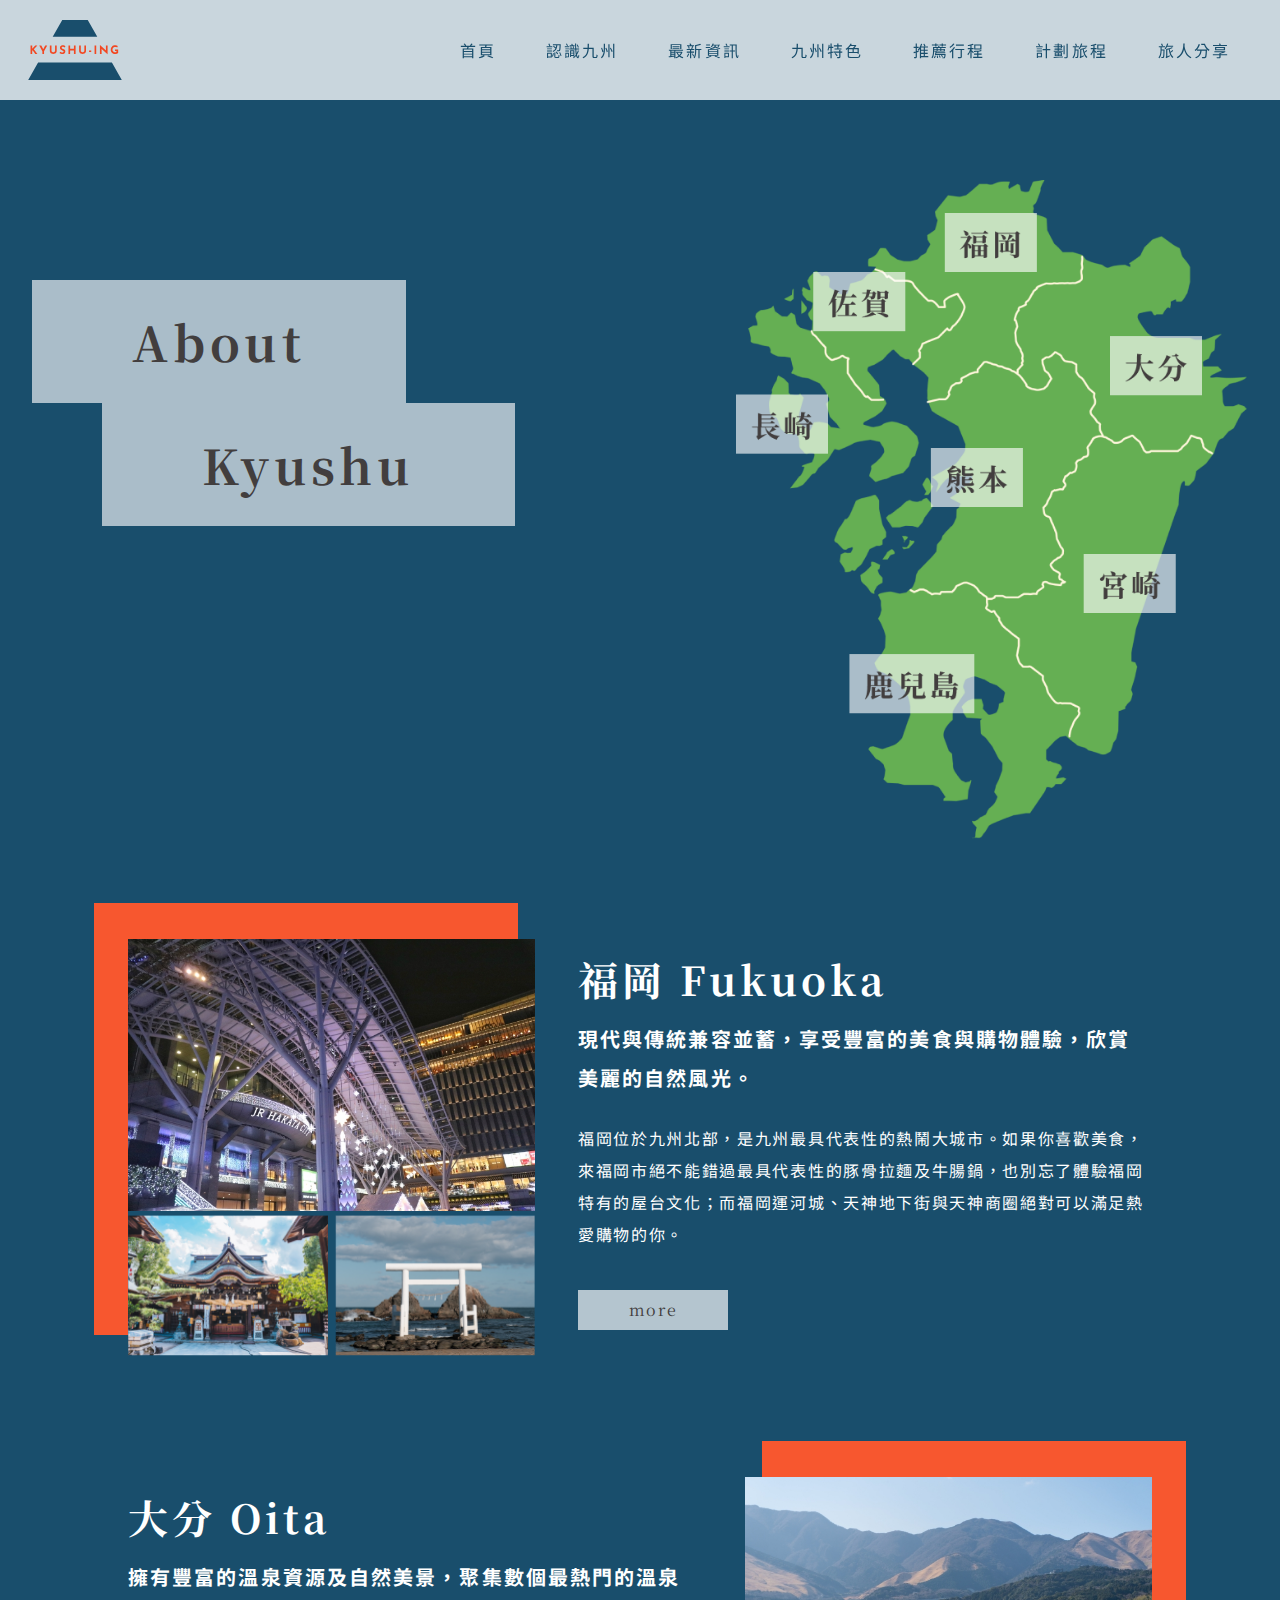
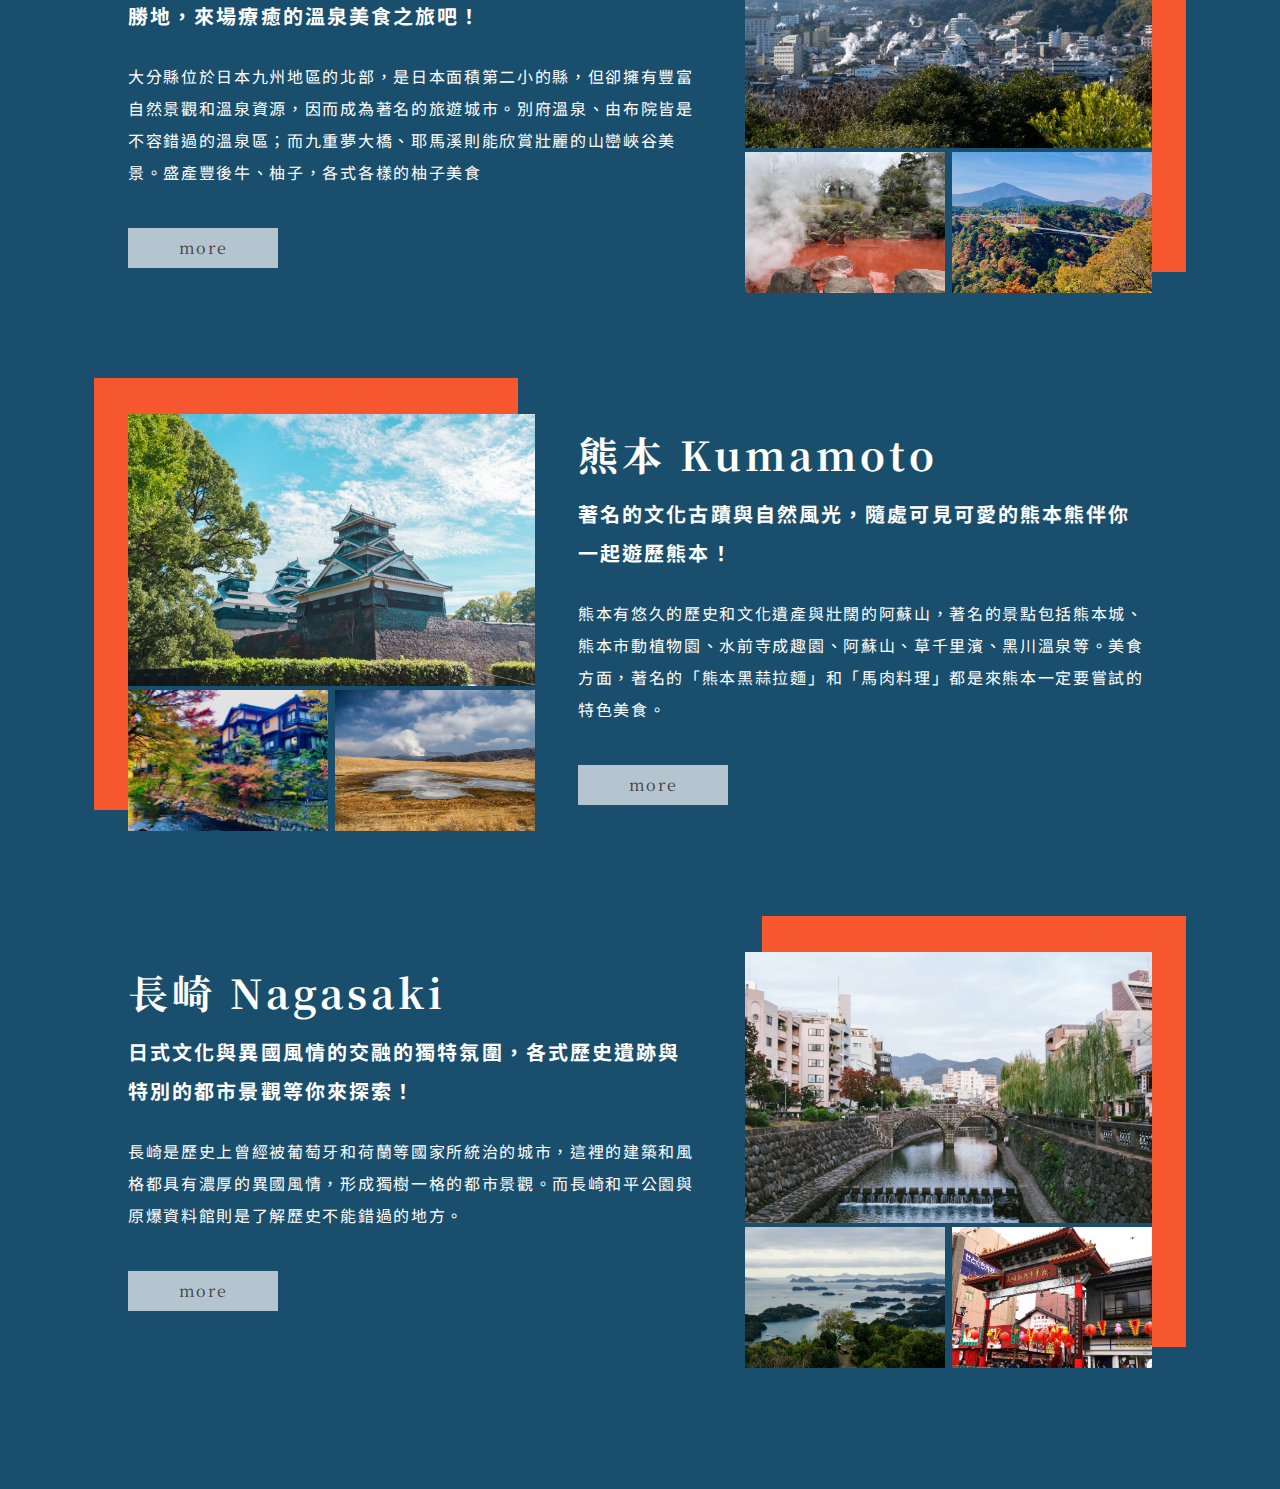
<file: html/about.html>
<!DOCTYPE html>
<html lang="en">
<head>
    <meta charset="UTF-8">
    <meta http-equiv="X-UA-Compatible" content="IE=edge">
    <meta name="viewport" content="width=device-width, initial-scale=1.0">
    <link rel="preconnect" href="https://fonts.googleapis.com">
    <link rel="preconnect" href="https://fonts.gstatic.com" crossorigin>
    <link href="https://fonts.googleapis.com/css2?family=Noto+Sans+TC:wght@400;700&family=Noto+Serif+TC:wght@400;700&display=swap" rel="stylesheet">
    <link rel="stylesheet" href="../css/default.css">
    <link rel="stylesheet" href="../css/about.css">
    <title>About</title>
</head>

<body>

    <!-- top -->
    <div class="top">
        <svg width="454" height="291" viewBox="0 0 454 291" fill="none" xmlns="http://www.w3.org/2000/svg">
            <path fill-rule="evenodd" clip-rule="evenodd" d="M165.159 0H288.841L335.095 81.4975H118.905L165.159 0ZM48.0145 206.402L0 291H454L405.986 206.402H48.0145Z" fill="#194E6C"/>
            <path d="M19.5735 137.797L19.3495 139.869L20.5815 138.301L34.0215 123.125H44.5495L27.5255 141.605L44.6055 164.341H34.3015L21.5895 146.757L19.5735 148.773V164.341H11.3415V123.125H19.5735V137.797ZM68.7472 151.517L53.5712 123.125H63.5952L74.2352 144.517L71.8272 144.685L82.2992 123.125H92.3232L76.8672 151.517V164.341H68.7472V151.517ZM113.025 149.109C113.025 150.415 113.417 151.666 114.201 152.861C114.985 154.055 116.012 155.026 117.281 155.773C118.588 156.519 120.007 156.893 121.537 156.893C123.217 156.893 124.711 156.519 126.017 155.773C127.324 155.026 128.351 154.055 129.097 152.861C129.881 151.666 130.273 150.415 130.273 149.109V123.125H138.281V149.277C138.281 152.301 137.535 154.989 136.041 157.341C134.548 159.655 132.532 161.485 129.993 162.829C127.455 164.135 124.636 164.789 121.537 164.789C118.476 164.789 115.676 164.135 113.137 162.829C110.636 161.485 108.639 159.655 107.145 157.341C105.652 154.989 104.905 152.301 104.905 149.277V123.125H113.025V149.109ZM177.361 133.093C175.793 132.234 174.188 131.525 172.545 130.965C170.94 130.405 169.428 130.125 168.009 130.125C166.255 130.125 164.873 130.479 163.865 131.189C162.857 131.898 162.353 132.962 162.353 134.381C162.353 135.351 162.727 136.229 163.473 137.013C164.257 137.759 165.247 138.431 166.441 139.029C167.673 139.626 168.943 140.167 170.249 140.653C171.855 141.25 173.404 142.015 174.897 142.949C176.391 143.845 177.623 145.095 178.593 146.701C179.564 148.269 180.049 150.359 180.049 152.973C180.049 155.063 179.508 157.005 178.425 158.797C177.343 160.589 175.756 162.045 173.665 163.165C171.575 164.247 168.999 164.789 165.937 164.789C163.585 164.789 161.177 164.434 158.713 163.725C156.287 163.015 153.991 161.895 151.825 160.365L155.409 154.037C156.828 155.082 158.452 155.941 160.281 156.613C162.111 157.285 163.753 157.621 165.209 157.621C166.18 157.621 167.151 157.49 168.121 157.229C169.129 156.93 169.951 156.445 170.585 155.773C171.257 155.101 171.593 154.167 171.593 152.973C171.593 152.151 171.313 151.405 170.753 150.733C170.231 150.061 169.503 149.445 168.569 148.885C167.673 148.325 166.684 147.839 165.601 147.429C164.332 146.943 163.025 146.383 161.681 145.749C160.337 145.114 159.068 144.349 157.873 143.453C156.716 142.519 155.764 141.381 155.017 140.037C154.308 138.655 153.953 136.975 153.953 134.997C153.953 132.607 154.476 130.535 155.521 128.781C156.604 127.026 158.116 125.645 160.057 124.637C161.999 123.591 164.239 123.013 166.777 122.901C170.1 122.901 172.788 123.293 174.841 124.077C176.932 124.861 178.799 125.794 180.441 126.877L177.361 133.093ZM229.946 123.125V164.341H221.826V147.597H203.402V164.341H195.282V123.125H203.402V139.757H221.826V123.125H229.946ZM255.123 149.109C255.123 150.415 255.515 151.666 256.299 152.861C257.083 154.055 258.11 155.026 259.379 155.773C260.686 156.519 262.104 156.893 263.635 156.893C265.315 156.893 266.808 156.519 268.115 155.773C269.422 155.026 270.448 154.055 271.195 152.861C271.979 151.666 272.371 150.415 272.371 149.109V123.125H280.379V149.277C280.379 152.301 279.632 154.989 278.139 157.341C276.646 159.655 274.63 161.485 272.091 162.829C269.552 164.135 266.734 164.789 263.635 164.789C260.574 164.789 257.774 164.135 255.235 162.829C252.734 161.485 250.736 159.655 249.243 157.341C247.75 154.989 247.003 152.301 247.003 149.277V123.125H255.123V149.109ZM295.155 148.101H305.683V154.933H295.155V148.101ZM321.848 123.125H329.968V164.341H321.848V123.125ZM384.79 166.021L353.542 137.797L355.95 139.141L356.118 164.341H347.886V121.501H348.222L378.798 149.613L377.006 148.829L376.838 123.125H385.014V166.021H384.79ZM436.34 160.197C435.855 160.719 435.09 161.261 434.044 161.821C432.999 162.343 431.786 162.829 430.404 163.277C429.06 163.725 427.679 164.079 426.26 164.341C424.842 164.639 423.498 164.789 422.228 164.789C417.786 164.789 413.922 163.93 410.636 162.213C407.351 160.495 404.812 158.143 403.02 155.157C401.266 152.17 400.388 148.754 400.388 144.909C400.388 141.138 400.948 137.871 402.068 135.109C403.226 132.309 404.775 129.994 406.716 128.165C408.695 126.298 410.954 124.917 413.492 124.021C416.068 123.125 418.756 122.677 421.556 122.677C424.207 122.677 426.634 122.975 428.836 123.573C431.039 124.133 432.906 124.842 434.436 125.701L431.804 133.261C431.132 132.887 430.236 132.514 429.116 132.141C427.996 131.767 426.858 131.469 425.7 131.245C424.543 130.983 423.516 130.853 422.62 130.853C419.671 130.853 417.151 131.357 415.06 132.365C413.007 133.335 411.439 134.81 410.356 136.789C409.311 138.767 408.788 141.231 408.788 144.181C408.788 146.757 409.367 148.978 410.524 150.845C411.682 152.711 413.287 154.149 415.34 155.157C417.431 156.165 419.802 156.669 422.452 156.669C423.61 156.669 424.674 156.594 425.644 156.445C426.615 156.258 427.436 155.978 428.108 155.605V150.621H420.996V142.781H436.34V160.197Z" fill="#F24822"/>
        </svg>
        <ul>
            <li><a href="">首頁</a></li>
            <li><a href="">認識九州</a></li>
            <li><a href="">最新資訊</a></li>
            <li><a href="">九州特色</a></li>
            <li><a href="">推薦行程</a></li>
            <li><a href="">計劃旅程</a></li>
            <li><a href="">旅人分享</a></li>
        </ul>
    </div>

    <!-- 首圖 -->
    <header>
        <div class="title">
            <h1>About</h1>
            <h1>Kyushu</h1>
        </div>
        <img src="../img/about/about-top.png" alt="">
    </header>

    <div class="main-block">
        <!-- 福岡 -->
        <section>
            <div class="photo">
                <img src="../img/about/about1-1.jpg" alt="">
                <img src="../img/about/about1-2.png" alt="">
                <img src="../img/about/about1-3.png" alt="">
            </div>
            <div class="text">
                <h2>福岡  Fukuoka</h2>
                <h3>現代與傳統兼容並蓄，享受豐富的美食與購物體驗，欣賞美麗的自然風光。</h3>
                <p>福岡位於九州北部，是九州最具代表性的熱鬧大城市。如果你喜歡美食，來福岡市絕不能錯過最具代表性的豚骨拉麵及牛腸鍋，也別忘了體驗福岡特有的屋台文化；而福岡運河城、天神地下街與天神商圈絕對可以滿足熱愛購物的你。</p>
                <a href="#">more</a>
            </div>
        </section>

         <!-- 大分 -->
         <section>
            <div class="text">
                <h2>大分 Oita</h2>
                <h3>擁有豐富的溫泉資源及自然美景，聚集數個最熱門的溫泉勝地，來場療癒的溫泉美食之旅吧！</h3>
                <p>大分縣位於日本九州地區的北部，是日本面積第二小的縣，但卻擁有豐富自然景觀和溫泉資源，因而成為著名的旅遊城市。別府溫泉、由布院皆是不容錯過的溫泉區；而九重夢大橋、耶馬溪則能欣賞壯麗的山巒峽谷美景。盛產豐後牛、柚子，各式各樣的柚子美食</p>
                <a href="#">more</a>
            </div>
            <div class="photo1">
                <img src="../img/about/about2-1.jpg" alt="">
                <img src="../img/about/about2-2.jpg" alt="">
                <img src="../img/about/about2-3.jpg" alt="">
            </div>
        </section>

         <!-- 熊本 -->
         <section>
            <div class="photo">
                <img src="../img/about/about3-1.jpg" alt="">
                <img src="../img/about/about3-2.png" alt="">
                <img src="../img/about/about3-3.jpg" alt="">
            </div>
            <div class="text">
                <h2>熊本  Kumamoto</h2>
                <h3>著名的文化古蹟與自然風光，隨處可見可愛的熊本熊伴你一起遊歷熊本！</h3>
                <p>熊本有悠久的歷史和文化遺產與壯闊的阿蘇山，著名的景點包括熊本城、熊本市動植物園、水前寺成趣園、阿蘇山、草千里濱、黑川溫泉等。美食方面，著名的「熊本黑蒜拉麵」和「馬肉料理」都是來熊本一定要嘗試的特色美食。</p>
                <a href="#">more</a>
            </div>
        </section>

         <!-- 長崎 -->
         <section>
            <div class="text">
                <h2>長崎  Nagasaki</h2>
                <h3>日式文化與異國風情的交融的獨特氛圍，各式歷史遺跡與特別的都市景觀等你來探索！</h3>
                <p>長崎是歷史上曾經被葡萄牙和荷蘭等國家所統治的城市，這裡的建築和風格都具有濃厚的異國風情，形成獨樹一格的都市景觀。而長崎和平公園與原爆資料館則是了解歷史不能錯過的地方。</p>
                <a href="#">more</a>
            </div>
            <div class="photo1">
                <img src="../img/about/about4-1.png" alt="">
                <img src="../img/about/about4-2.jpg" alt="">
                <img src="../img/about/about4-3.jpg" alt="">
            </div>
        </section>






   </div>

</body>
</html>
</file>
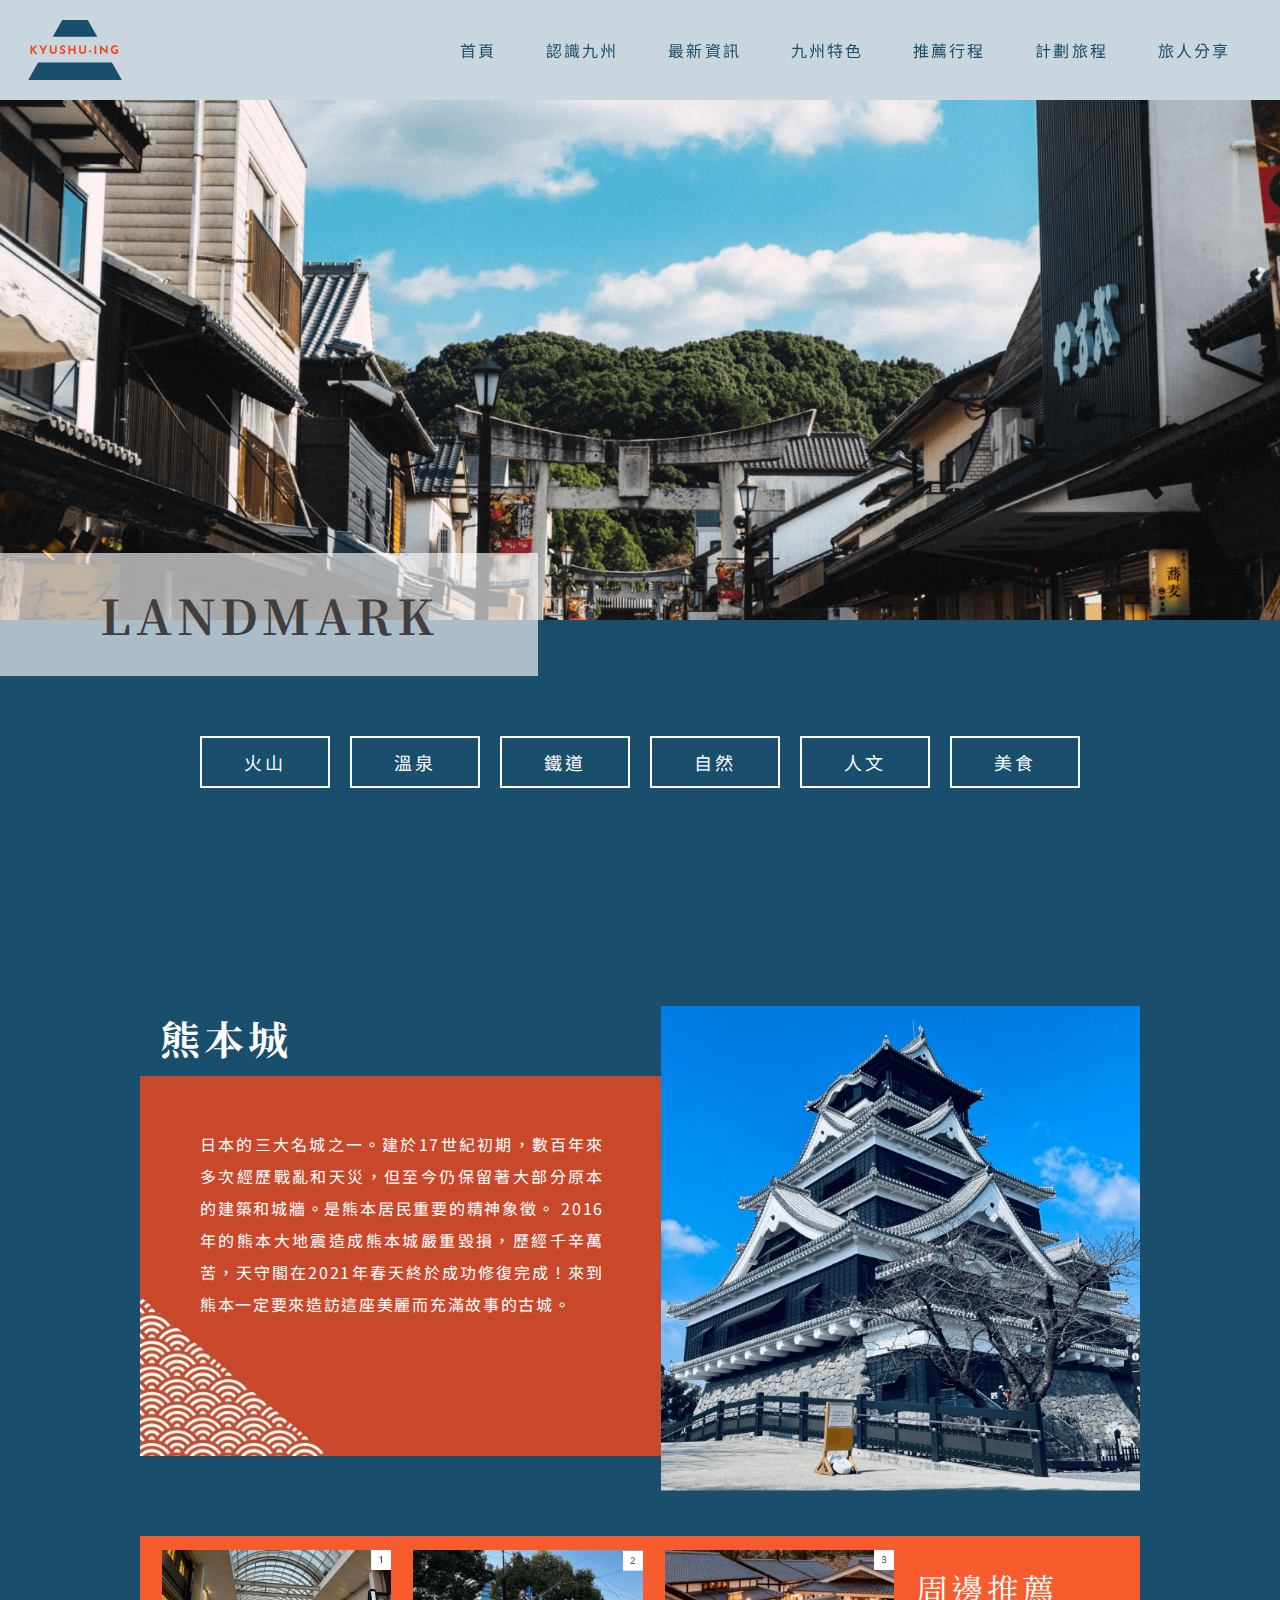
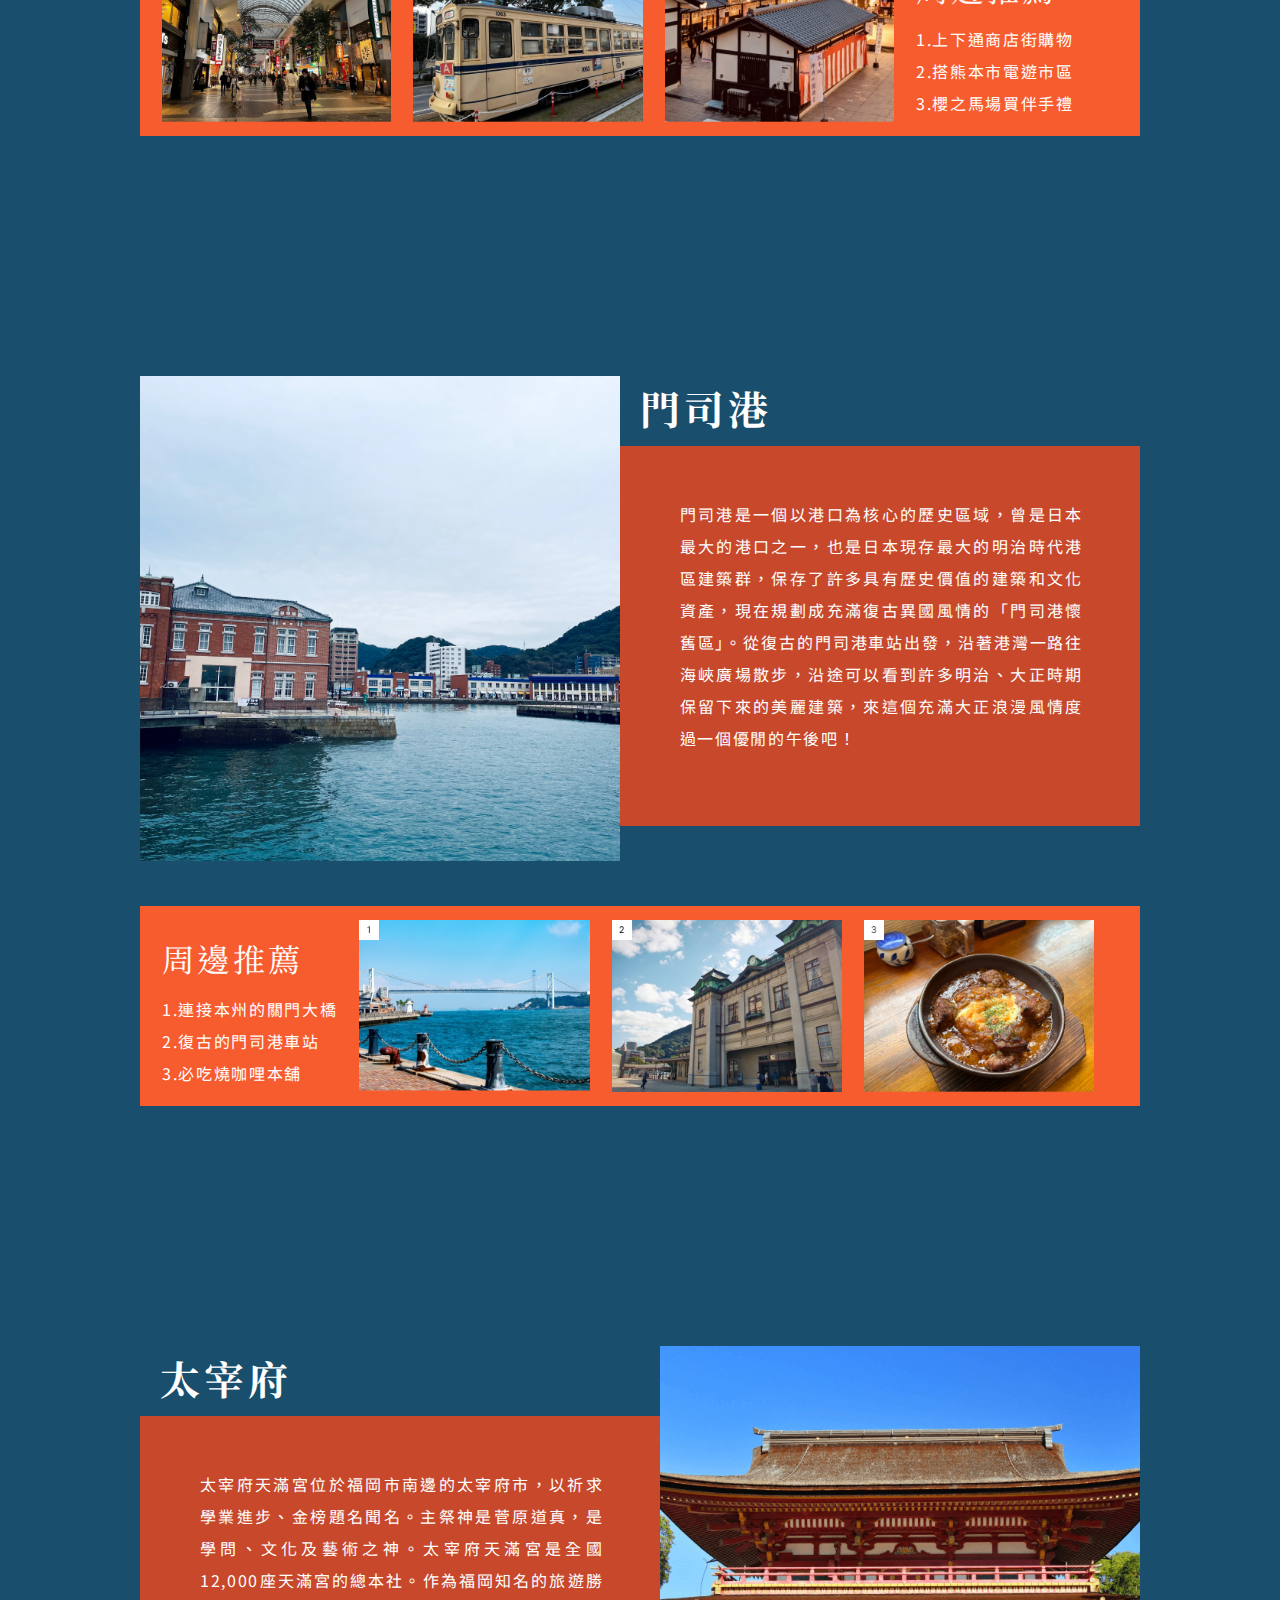
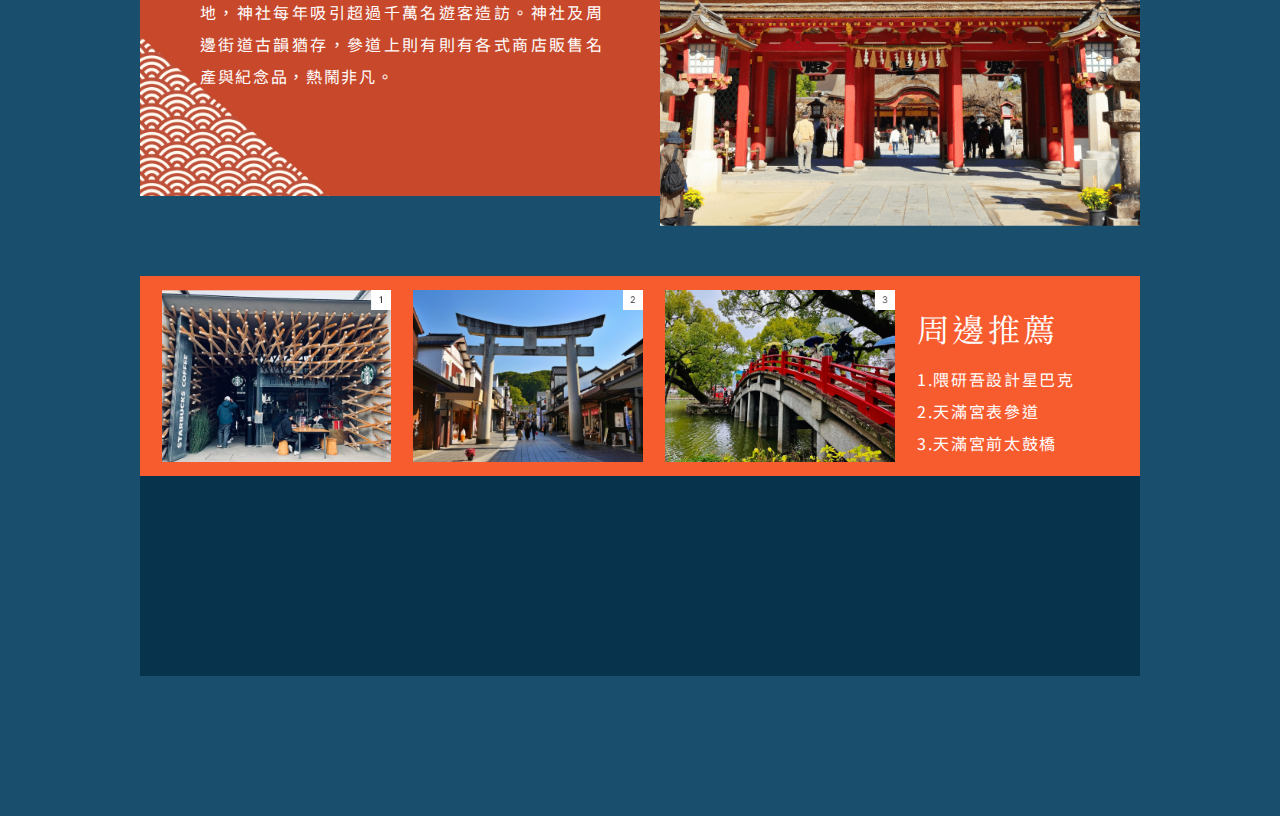
<file: html/landmark.html>
<!DOCTYPE html>
<html lang="en">
<head>
    <meta charset="UTF-8">
    <meta http-equiv="X-UA-Compatible" content="IE=edge">
    <meta name="viewport" content="width=device-width, initial-scale=1.0">
    <link rel="preconnect" href="https://fonts.googleapis.com">
    <link rel="preconnect" href="https://fonts.gstatic.com" crossorigin>
    <link href="https://fonts.googleapis.com/css2?family=Noto+Sans+TC:wght@400;700&family=Noto+Serif+TC:wght@400;700&display=swap" rel="stylesheet">
    <link rel="stylesheet" href="../css/default.css">
    <link rel="stylesheet" href="../css/landmark.css">
    <title>Landmark</title>
    
</head>
<body>


    <!-- top -->
    <div class="top">
        <svg width="454" height="291" viewBox="0 0 454 291" fill="none" xmlns="http://www.w3.org/2000/svg">
            <path fill-rule="evenodd" clip-rule="evenodd" d="M165.159 0H288.841L335.095 81.4975H118.905L165.159 0ZM48.0145 206.402L0 291H454L405.986 206.402H48.0145Z" fill="#194E6C"/>
            <path d="M19.5735 137.797L19.3495 139.869L20.5815 138.301L34.0215 123.125H44.5495L27.5255 141.605L44.6055 164.341H34.3015L21.5895 146.757L19.5735 148.773V164.341H11.3415V123.125H19.5735V137.797ZM68.7472 151.517L53.5712 123.125H63.5952L74.2352 144.517L71.8272 144.685L82.2992 123.125H92.3232L76.8672 151.517V164.341H68.7472V151.517ZM113.025 149.109C113.025 150.415 113.417 151.666 114.201 152.861C114.985 154.055 116.012 155.026 117.281 155.773C118.588 156.519 120.007 156.893 121.537 156.893C123.217 156.893 124.711 156.519 126.017 155.773C127.324 155.026 128.351 154.055 129.097 152.861C129.881 151.666 130.273 150.415 130.273 149.109V123.125H138.281V149.277C138.281 152.301 137.535 154.989 136.041 157.341C134.548 159.655 132.532 161.485 129.993 162.829C127.455 164.135 124.636 164.789 121.537 164.789C118.476 164.789 115.676 164.135 113.137 162.829C110.636 161.485 108.639 159.655 107.145 157.341C105.652 154.989 104.905 152.301 104.905 149.277V123.125H113.025V149.109ZM177.361 133.093C175.793 132.234 174.188 131.525 172.545 130.965C170.94 130.405 169.428 130.125 168.009 130.125C166.255 130.125 164.873 130.479 163.865 131.189C162.857 131.898 162.353 132.962 162.353 134.381C162.353 135.351 162.727 136.229 163.473 137.013C164.257 137.759 165.247 138.431 166.441 139.029C167.673 139.626 168.943 140.167 170.249 140.653C171.855 141.25 173.404 142.015 174.897 142.949C176.391 143.845 177.623 145.095 178.593 146.701C179.564 148.269 180.049 150.359 180.049 152.973C180.049 155.063 179.508 157.005 178.425 158.797C177.343 160.589 175.756 162.045 173.665 163.165C171.575 164.247 168.999 164.789 165.937 164.789C163.585 164.789 161.177 164.434 158.713 163.725C156.287 163.015 153.991 161.895 151.825 160.365L155.409 154.037C156.828 155.082 158.452 155.941 160.281 156.613C162.111 157.285 163.753 157.621 165.209 157.621C166.18 157.621 167.151 157.49 168.121 157.229C169.129 156.93 169.951 156.445 170.585 155.773C171.257 155.101 171.593 154.167 171.593 152.973C171.593 152.151 171.313 151.405 170.753 150.733C170.231 150.061 169.503 149.445 168.569 148.885C167.673 148.325 166.684 147.839 165.601 147.429C164.332 146.943 163.025 146.383 161.681 145.749C160.337 145.114 159.068 144.349 157.873 143.453C156.716 142.519 155.764 141.381 155.017 140.037C154.308 138.655 153.953 136.975 153.953 134.997C153.953 132.607 154.476 130.535 155.521 128.781C156.604 127.026 158.116 125.645 160.057 124.637C161.999 123.591 164.239 123.013 166.777 122.901C170.1 122.901 172.788 123.293 174.841 124.077C176.932 124.861 178.799 125.794 180.441 126.877L177.361 133.093ZM229.946 123.125V164.341H221.826V147.597H203.402V164.341H195.282V123.125H203.402V139.757H221.826V123.125H229.946ZM255.123 149.109C255.123 150.415 255.515 151.666 256.299 152.861C257.083 154.055 258.11 155.026 259.379 155.773C260.686 156.519 262.104 156.893 263.635 156.893C265.315 156.893 266.808 156.519 268.115 155.773C269.422 155.026 270.448 154.055 271.195 152.861C271.979 151.666 272.371 150.415 272.371 149.109V123.125H280.379V149.277C280.379 152.301 279.632 154.989 278.139 157.341C276.646 159.655 274.63 161.485 272.091 162.829C269.552 164.135 266.734 164.789 263.635 164.789C260.574 164.789 257.774 164.135 255.235 162.829C252.734 161.485 250.736 159.655 249.243 157.341C247.75 154.989 247.003 152.301 247.003 149.277V123.125H255.123V149.109ZM295.155 148.101H305.683V154.933H295.155V148.101ZM321.848 123.125H329.968V164.341H321.848V123.125ZM384.79 166.021L353.542 137.797L355.95 139.141L356.118 164.341H347.886V121.501H348.222L378.798 149.613L377.006 148.829L376.838 123.125H385.014V166.021H384.79ZM436.34 160.197C435.855 160.719 435.09 161.261 434.044 161.821C432.999 162.343 431.786 162.829 430.404 163.277C429.06 163.725 427.679 164.079 426.26 164.341C424.842 164.639 423.498 164.789 422.228 164.789C417.786 164.789 413.922 163.93 410.636 162.213C407.351 160.495 404.812 158.143 403.02 155.157C401.266 152.17 400.388 148.754 400.388 144.909C400.388 141.138 400.948 137.871 402.068 135.109C403.226 132.309 404.775 129.994 406.716 128.165C408.695 126.298 410.954 124.917 413.492 124.021C416.068 123.125 418.756 122.677 421.556 122.677C424.207 122.677 426.634 122.975 428.836 123.573C431.039 124.133 432.906 124.842 434.436 125.701L431.804 133.261C431.132 132.887 430.236 132.514 429.116 132.141C427.996 131.767 426.858 131.469 425.7 131.245C424.543 130.983 423.516 130.853 422.62 130.853C419.671 130.853 417.151 131.357 415.06 132.365C413.007 133.335 411.439 134.81 410.356 136.789C409.311 138.767 408.788 141.231 408.788 144.181C408.788 146.757 409.367 148.978 410.524 150.845C411.682 152.711 413.287 154.149 415.34 155.157C417.431 156.165 419.802 156.669 422.452 156.669C423.61 156.669 424.674 156.594 425.644 156.445C426.615 156.258 427.436 155.978 428.108 155.605V150.621H420.996V142.781H436.34V160.197Z" fill="#F24822"/>
        </svg>
        <ul>
            <li><a href="">首頁</a></li>
            <li><a href="">認識九州</a></li>
            <li><a href="">最新資訊</a></li>
            <li><a href="">九州特色</a></li>
            <li><a href="">推薦行程</a></li>
            <li><a href="">計劃旅程</a></li>
            <li><a href="">旅人分享</a></li>
        </ul>
    </div>

    <!-- 首圖 -->
    <header></header>
    <h1>LANDMARK</h1>

    <!-- 主內容 -->
    <div class="main-block">   

        <!-- 橫排選項 -->
        <ul class="sel">
            <li><a href="#">火山</a></li>
            <li><a href="#">溫泉</a></li>
            <li><a href="#">鐵道</a></li>
            <li><a href="#">自然</a></li>
            <li><a href="#">人文</a></li>
            <li><a href="#">美食</a></li>
         </ul>

         <!-- 地標介紹 -->
        <section>
            <div class="topic1">
                <div>
                    <h2>熊本城</h2>
                    <p>日本的三大名城之一。建於17世紀初期，數百年來多次經歷戰亂和天災，但至今仍保留著大部分原本的建築和城牆。是熊本居民重要的精神象徵。
                     2016年的熊本大地震造成熊本城嚴重毀損，歷經千辛萬苦，天守閣在2021年春天終於成功修復完成！來到熊本一定要來造訪這座美麗而充滿故事的古城。</p>
                </div>
                <img src="../img/landmark/topic1-top.png" alt="">
            </div>
            <ul>
                <li><img src="../img/landmark/topic1-1.png" alt=""></li>
                <li><img src="../img/landmark/topic1-2 .png" alt=""></li>
                <li><img src="../img/landmark/topic1-3.png" alt=""></li>
                <li><h3>周邊推薦</h3>
                <p>1.上下通商店街購物 <br>2.搭熊本市電遊市區 <br>3.櫻之馬場買伴手禮</p></li>
            </ul>
        </section>

        <section>
            <div class="topic1">
                <img src="../img/landmark/topic2-top.png" alt="">
                <div>
                    <h2>門司港</h2>
                    <p>門司港是一個以港口為核心的歷史區域，曾是日本最大的港口之一，也是日本現存最大的明治時代港區建築群，保存了許多具有歷史價值的建築和文化資產，現在規劃成充滿復古異國風情的「門司港懷舊區」。從復古的門司港車站出發，沿著港灣一路往海峽廣場散步，沿途可以看到許多明治、大正時期保留下來的美麗建築，來這個充滿大正浪漫風情度過一個優閒的午後吧！</p>
                </div>
                    
            </div>
            <ul>
                <li><h3>周邊推薦</h3>
                <p>1.連接本州的關門大橋<br> 2.復古的門司港車站<br> 3.必吃燒咖哩本舖</p></li>
                <li><img src="../img/landmark/topic2-1.png" alt=""></li>
                <li><img src="../img/landmark/topic2-2.png" alt=""></li>
                <li><img src="../img/landmark/topic2-3.png" alt=""></li>
            </ul>
        </section>

        <section>
            <div class="topic1">
                <div>
                    <h2>太宰府</h2>
                    <p>太宰府天滿宮位於福岡市南邊的太宰府市，以祈求學業進步、金榜題名聞名。主祭神是菅原道真，是學問、文化及藝術之神。太宰府天滿宮是全國12,000座天滿宮的總本社。作為福岡知名的旅遊勝地，神社每年吸引超過千萬名遊客造訪。神社及周邊街道古韻猶存，參道上則有則有各式商店販售名產與紀念品，熱鬧非凡。</p>
                </div>
                <img src="../img/landmark/topic3-top.png" alt="">
            </div>
                <ul>
                <li><img src="../img/landmark/topic3-1.png" alt=""></li>
                <li><img src="../img/landmark/topic3-2.png" alt=""></li>
                <li><img src="../img/landmark/topic3-3.png" alt=""></li>
                <li><h3>周邊推薦</h3>
                    <p>1.隈研吾設計星巴克<br> 2.天滿宮表參道<br> 3.天滿宮前太鼓橋</p></li>
            </ul>
        </section>

        <footer></footer>
     </div>  
    
</body>
</html>
</file>
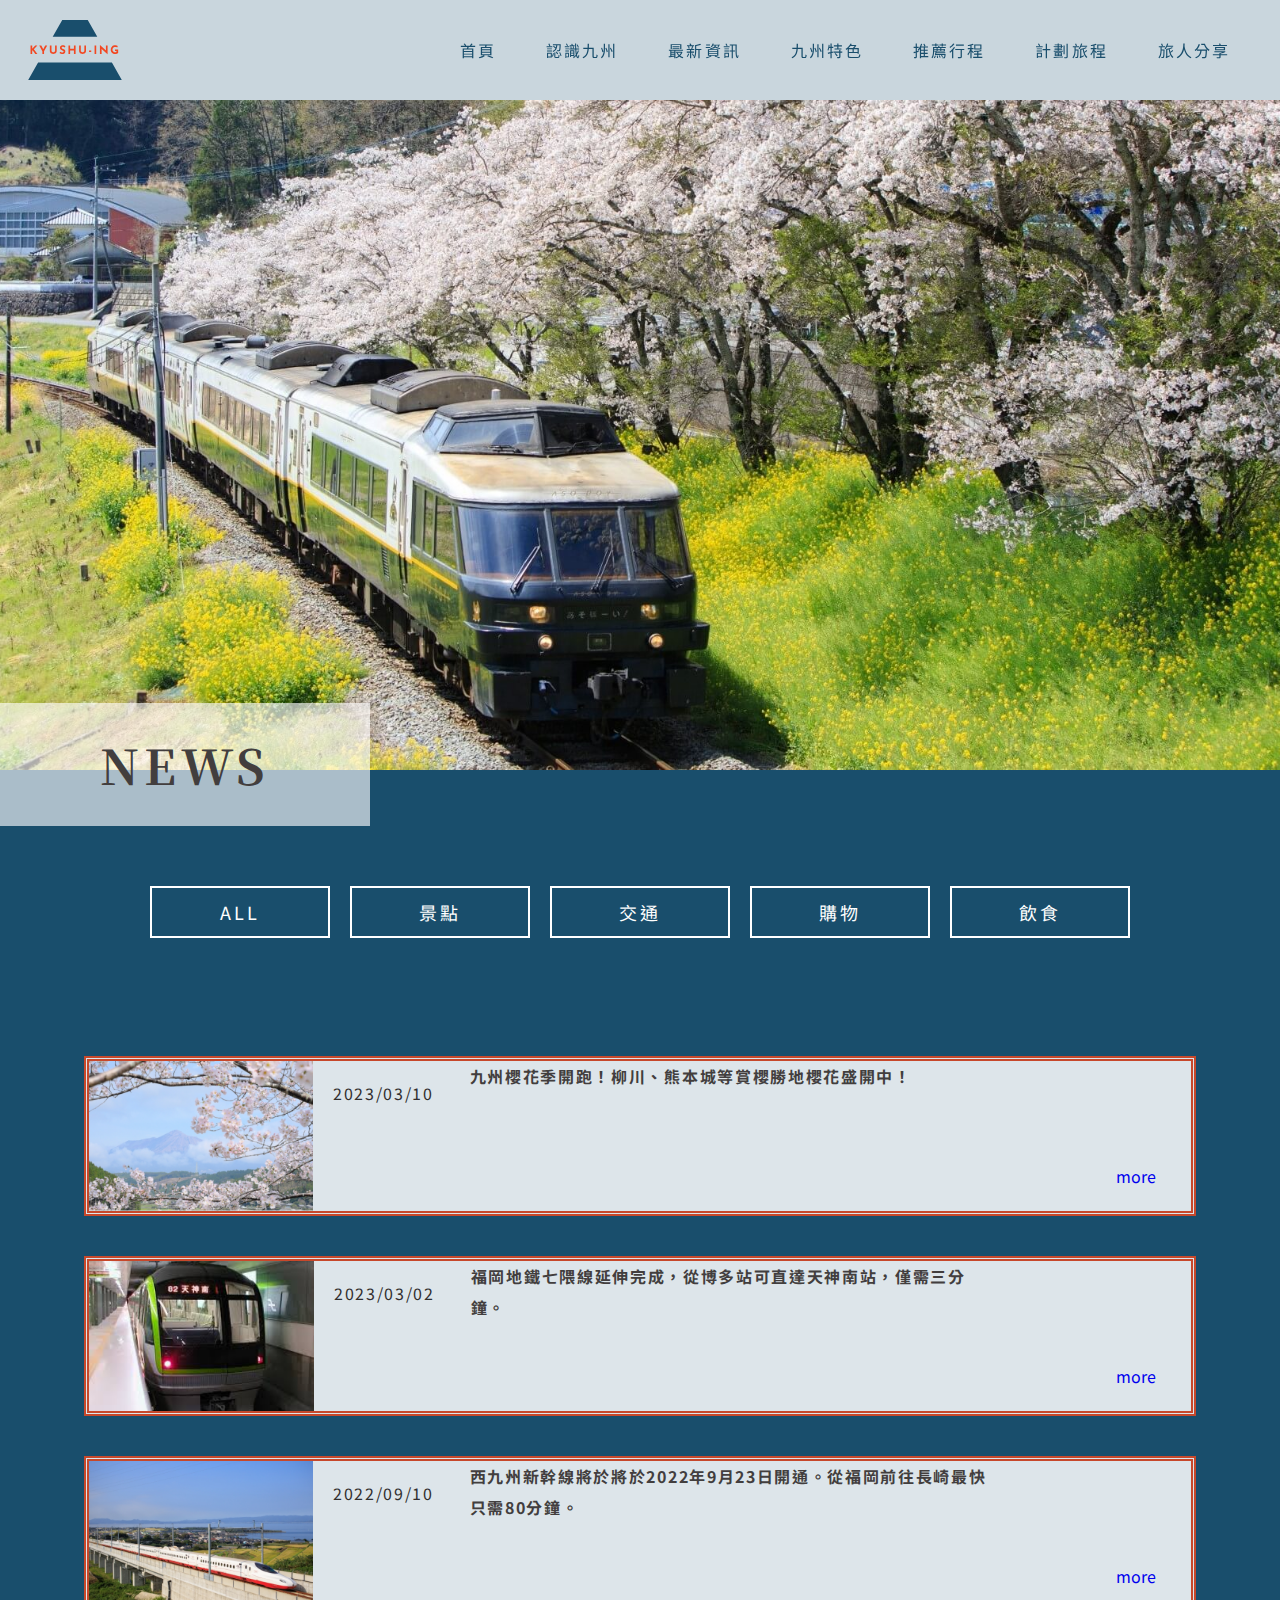
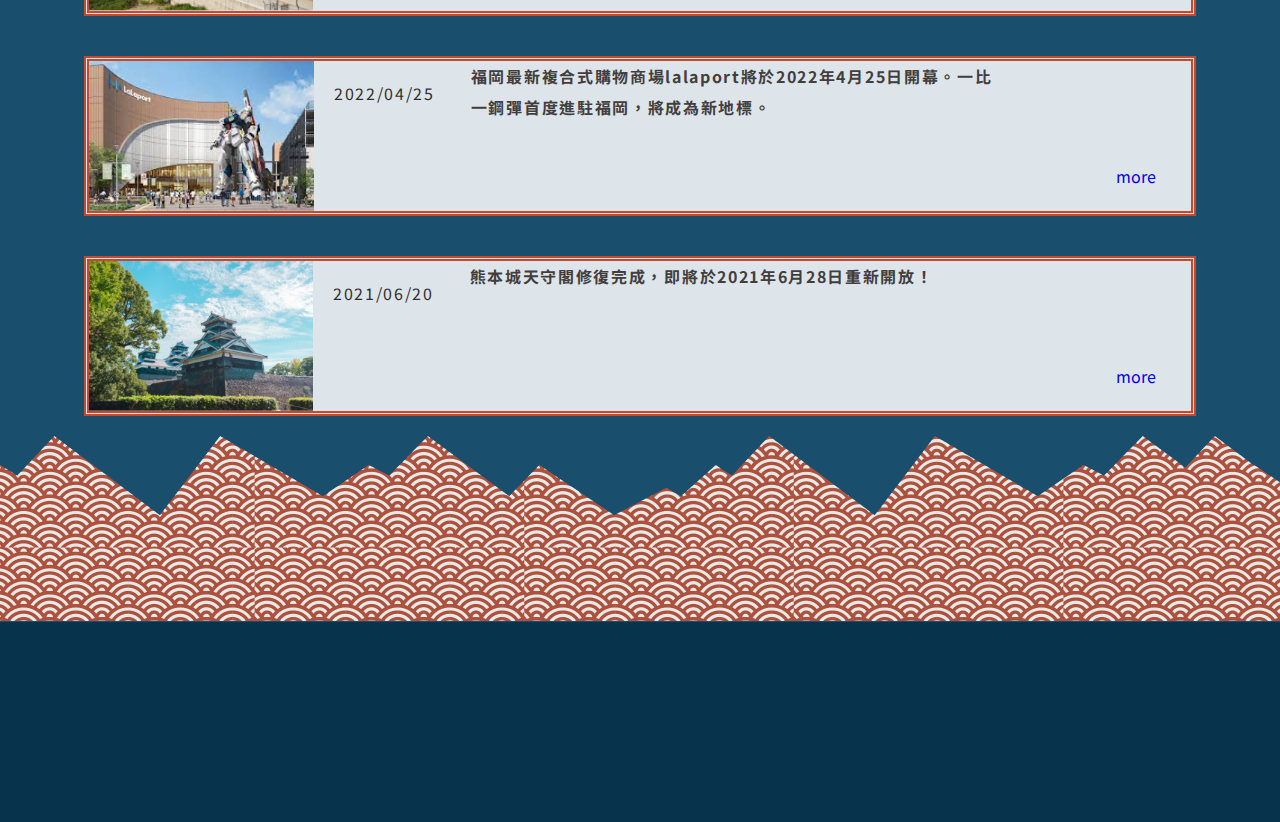
<file: html/news.html>
<!DOCTYPE html>
<html lang="en">
<head>
    <meta charset="UTF-8">
    <meta http-equiv="X-UA-Compatible" content="IE=edge">
    <meta name="viewport" content="width=device-width, initial-scale=1.0">
    <link rel="preconnect" href="https://fonts.googleapis.com">
    <link rel="preconnect" href="https://fonts.gstatic.com" crossorigin>
    <link href="https://fonts.googleapis.com/css2?family=Noto+Sans+TC:wght@400;700&family=Noto+Serif+TC:wght@400;700&display=swap" rel="stylesheet">
    <link rel="stylesheet" href="../css/default.css">
    <link rel="stylesheet" href="../css/news.css">
    <title>News</title>
</head>
<body>
  

        <div class="top">
            <svg width="454" height="291" viewBox="0 0 454 291" fill="none" xmlns="http://www.w3.org/2000/svg">
                <path fill-rule="evenodd" clip-rule="evenodd" d="M165.159 0H288.841L335.095 81.4975H118.905L165.159 0ZM48.0145 206.402L0 291H454L405.986 206.402H48.0145Z" fill="#194E6C"/>
                <path d="M19.5735 137.797L19.3495 139.869L20.5815 138.301L34.0215 123.125H44.5495L27.5255 141.605L44.6055 164.341H34.3015L21.5895 146.757L19.5735 148.773V164.341H11.3415V123.125H19.5735V137.797ZM68.7472 151.517L53.5712 123.125H63.5952L74.2352 144.517L71.8272 144.685L82.2992 123.125H92.3232L76.8672 151.517V164.341H68.7472V151.517ZM113.025 149.109C113.025 150.415 113.417 151.666 114.201 152.861C114.985 154.055 116.012 155.026 117.281 155.773C118.588 156.519 120.007 156.893 121.537 156.893C123.217 156.893 124.711 156.519 126.017 155.773C127.324 155.026 128.351 154.055 129.097 152.861C129.881 151.666 130.273 150.415 130.273 149.109V123.125H138.281V149.277C138.281 152.301 137.535 154.989 136.041 157.341C134.548 159.655 132.532 161.485 129.993 162.829C127.455 164.135 124.636 164.789 121.537 164.789C118.476 164.789 115.676 164.135 113.137 162.829C110.636 161.485 108.639 159.655 107.145 157.341C105.652 154.989 104.905 152.301 104.905 149.277V123.125H113.025V149.109ZM177.361 133.093C175.793 132.234 174.188 131.525 172.545 130.965C170.94 130.405 169.428 130.125 168.009 130.125C166.255 130.125 164.873 130.479 163.865 131.189C162.857 131.898 162.353 132.962 162.353 134.381C162.353 135.351 162.727 136.229 163.473 137.013C164.257 137.759 165.247 138.431 166.441 139.029C167.673 139.626 168.943 140.167 170.249 140.653C171.855 141.25 173.404 142.015 174.897 142.949C176.391 143.845 177.623 145.095 178.593 146.701C179.564 148.269 180.049 150.359 180.049 152.973C180.049 155.063 179.508 157.005 178.425 158.797C177.343 160.589 175.756 162.045 173.665 163.165C171.575 164.247 168.999 164.789 165.937 164.789C163.585 164.789 161.177 164.434 158.713 163.725C156.287 163.015 153.991 161.895 151.825 160.365L155.409 154.037C156.828 155.082 158.452 155.941 160.281 156.613C162.111 157.285 163.753 157.621 165.209 157.621C166.18 157.621 167.151 157.49 168.121 157.229C169.129 156.93 169.951 156.445 170.585 155.773C171.257 155.101 171.593 154.167 171.593 152.973C171.593 152.151 171.313 151.405 170.753 150.733C170.231 150.061 169.503 149.445 168.569 148.885C167.673 148.325 166.684 147.839 165.601 147.429C164.332 146.943 163.025 146.383 161.681 145.749C160.337 145.114 159.068 144.349 157.873 143.453C156.716 142.519 155.764 141.381 155.017 140.037C154.308 138.655 153.953 136.975 153.953 134.997C153.953 132.607 154.476 130.535 155.521 128.781C156.604 127.026 158.116 125.645 160.057 124.637C161.999 123.591 164.239 123.013 166.777 122.901C170.1 122.901 172.788 123.293 174.841 124.077C176.932 124.861 178.799 125.794 180.441 126.877L177.361 133.093ZM229.946 123.125V164.341H221.826V147.597H203.402V164.341H195.282V123.125H203.402V139.757H221.826V123.125H229.946ZM255.123 149.109C255.123 150.415 255.515 151.666 256.299 152.861C257.083 154.055 258.11 155.026 259.379 155.773C260.686 156.519 262.104 156.893 263.635 156.893C265.315 156.893 266.808 156.519 268.115 155.773C269.422 155.026 270.448 154.055 271.195 152.861C271.979 151.666 272.371 150.415 272.371 149.109V123.125H280.379V149.277C280.379 152.301 279.632 154.989 278.139 157.341C276.646 159.655 274.63 161.485 272.091 162.829C269.552 164.135 266.734 164.789 263.635 164.789C260.574 164.789 257.774 164.135 255.235 162.829C252.734 161.485 250.736 159.655 249.243 157.341C247.75 154.989 247.003 152.301 247.003 149.277V123.125H255.123V149.109ZM295.155 148.101H305.683V154.933H295.155V148.101ZM321.848 123.125H329.968V164.341H321.848V123.125ZM384.79 166.021L353.542 137.797L355.95 139.141L356.118 164.341H347.886V121.501H348.222L378.798 149.613L377.006 148.829L376.838 123.125H385.014V166.021H384.79ZM436.34 160.197C435.855 160.719 435.09 161.261 434.044 161.821C432.999 162.343 431.786 162.829 430.404 163.277C429.06 163.725 427.679 164.079 426.26 164.341C424.842 164.639 423.498 164.789 422.228 164.789C417.786 164.789 413.922 163.93 410.636 162.213C407.351 160.495 404.812 158.143 403.02 155.157C401.266 152.17 400.388 148.754 400.388 144.909C400.388 141.138 400.948 137.871 402.068 135.109C403.226 132.309 404.775 129.994 406.716 128.165C408.695 126.298 410.954 124.917 413.492 124.021C416.068 123.125 418.756 122.677 421.556 122.677C424.207 122.677 426.634 122.975 428.836 123.573C431.039 124.133 432.906 124.842 434.436 125.701L431.804 133.261C431.132 132.887 430.236 132.514 429.116 132.141C427.996 131.767 426.858 131.469 425.7 131.245C424.543 130.983 423.516 130.853 422.62 130.853C419.671 130.853 417.151 131.357 415.06 132.365C413.007 133.335 411.439 134.81 410.356 136.789C409.311 138.767 408.788 141.231 408.788 144.181C408.788 146.757 409.367 148.978 410.524 150.845C411.682 152.711 413.287 154.149 415.34 155.157C417.431 156.165 419.802 156.669 422.452 156.669C423.61 156.669 424.674 156.594 425.644 156.445C426.615 156.258 427.436 155.978 428.108 155.605V150.621H420.996V142.781H436.34V160.197Z" fill="#F24822"/>
            </svg>
            <ul>
                <li><a href="">首頁</a></li>
                <li><a href="">認識九州</a></li>
                <li><a href="">最新資訊</a></li>
                <li><a href="">九州特色</a></li>
                <li><a href="">推薦行程</a></li>
                <li><a href="">計劃旅程</a></li>
                <li><a href="">旅人分享</a></li>
            </ul>
        </div>

        <!-- 首圖 -->
        <header></header>
        <h1>NEWS</h1>

        <main-block>
            <!-- 橫排選項 -->
            <ul class="sel">
                <li><a href="#">ALL</a></li>
                <li><a href="#">景點</a></li>
                <li><a href="#">交通</a></li>
                <li><a href="#">購物</a></li>
                <li><a href="#">飲食</a></li>
            </ul>

            <!-- 新聞列表 -->
            <ul class="news">
                <li>
                    <img src="../img/news/news1.png" alt="">
                    <p>2023/03/10</p>
                    <p>九州櫻花季開跑！柳川、熊本城等賞櫻勝地櫻花盛開中！</p>
                    <a href="#">more</a>
                </li>

                <li>
                    <img src="../img/news/news2.png" alt="">
                    <p>2023/03/02</p>
                    <p>福岡地鐵七隈線延伸完成，從博多站可直達天神南站，僅需三分鐘。</p>
                    <a href="#">more</a>
                </li>

                <li>
                    <img src="../img/news/news3.png" alt="">
                    <p>2022/09/10</p>
                    <p>西九州新幹線將於將於2022年9月23日開通。從福岡前往長崎最快只需80分鐘。</p>
                    <a href="#">more</a>
                </li>

                <li>
                    <img src="../img/news/news4.png" alt="">
                    <p>2022/04/25</p>
                    <p>福岡最新複合式購物商場lalaport將於2022年4月25日開幕。一比一鋼彈首度進駐福岡，將成為新地標。</p>
                    <a href="#">more</a>
                </li>

                <li>
                    <img src="../img/news/news5.png" alt="">
                    <p>2021/06/20</p>
                    <p>熊本城天守閣修復完成，即將於2021年6月28日重新開放！</p>
                    <a href="#">more</a>
                </li>
            </ul>

        </main-block>
        
        <img src="../img/news/deco.png" alt="">
        
        <footer></footer>
    


    
</body>
</html>
</file>
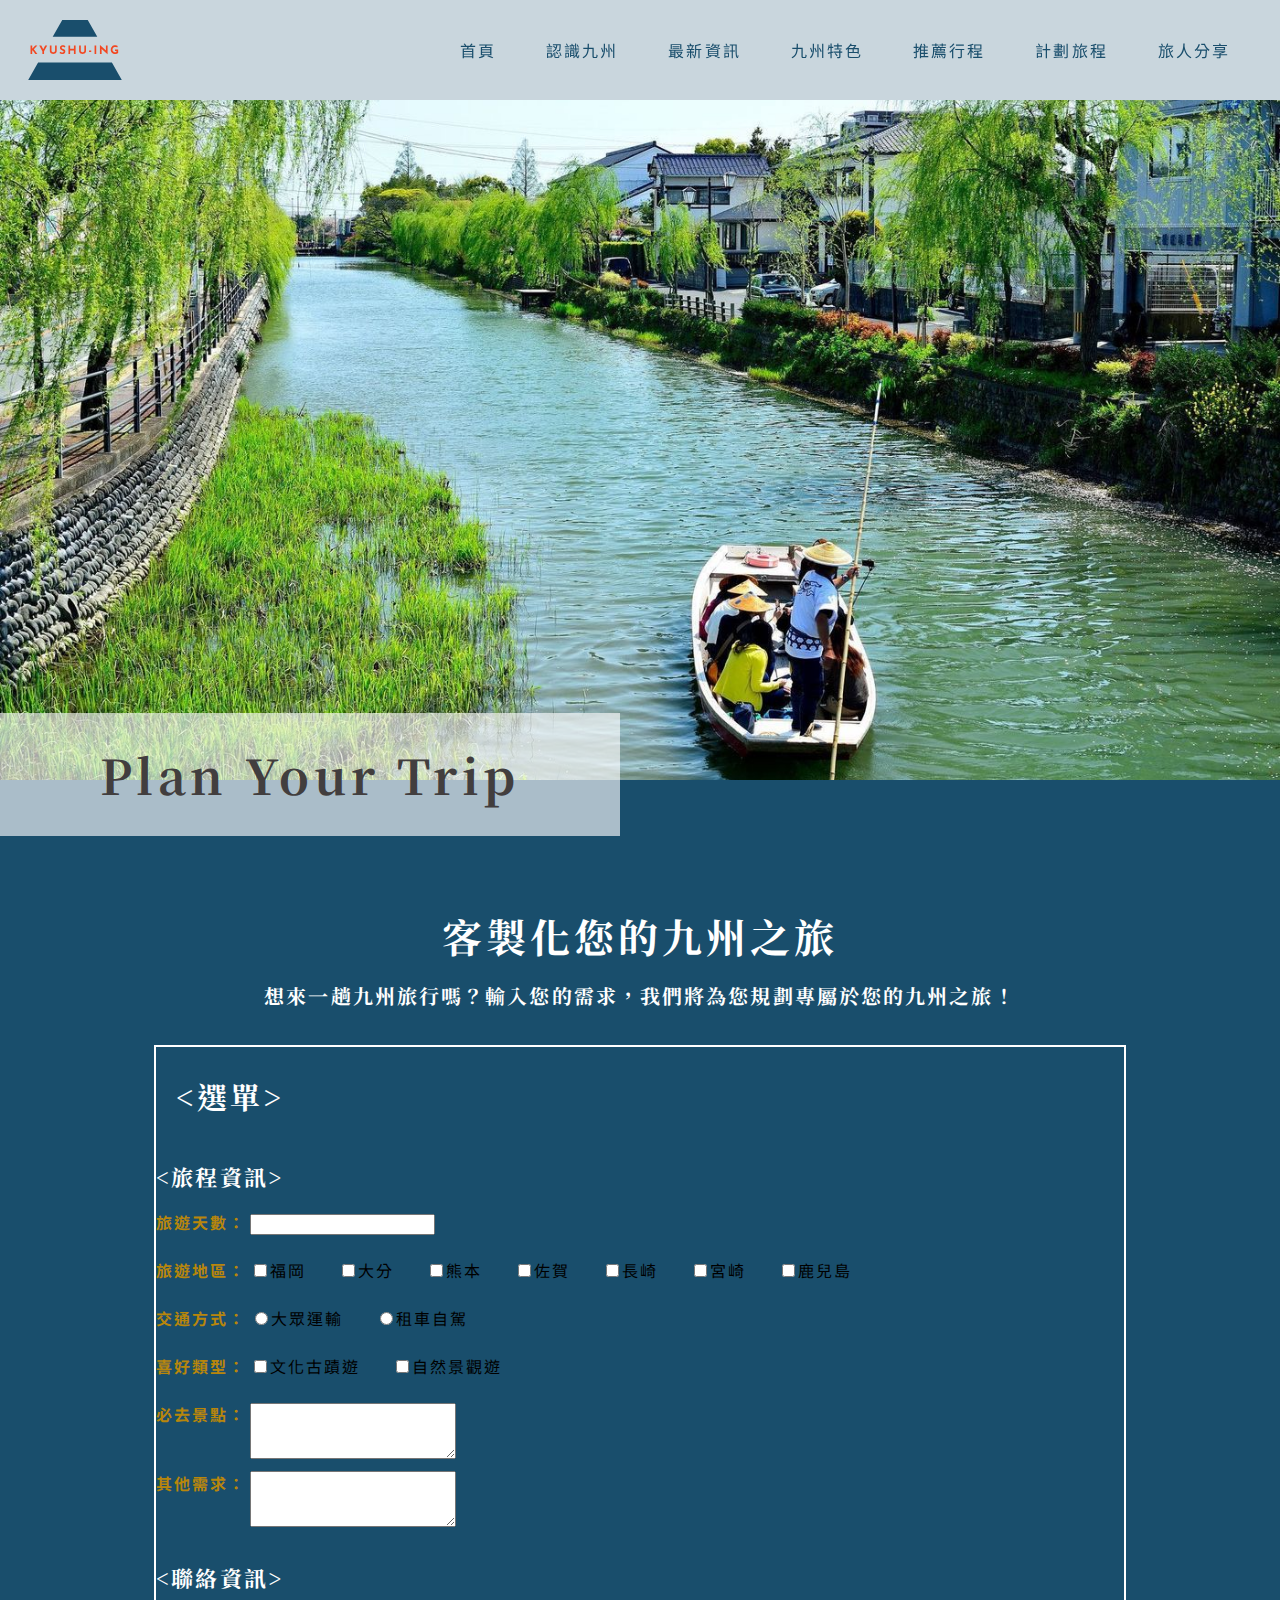
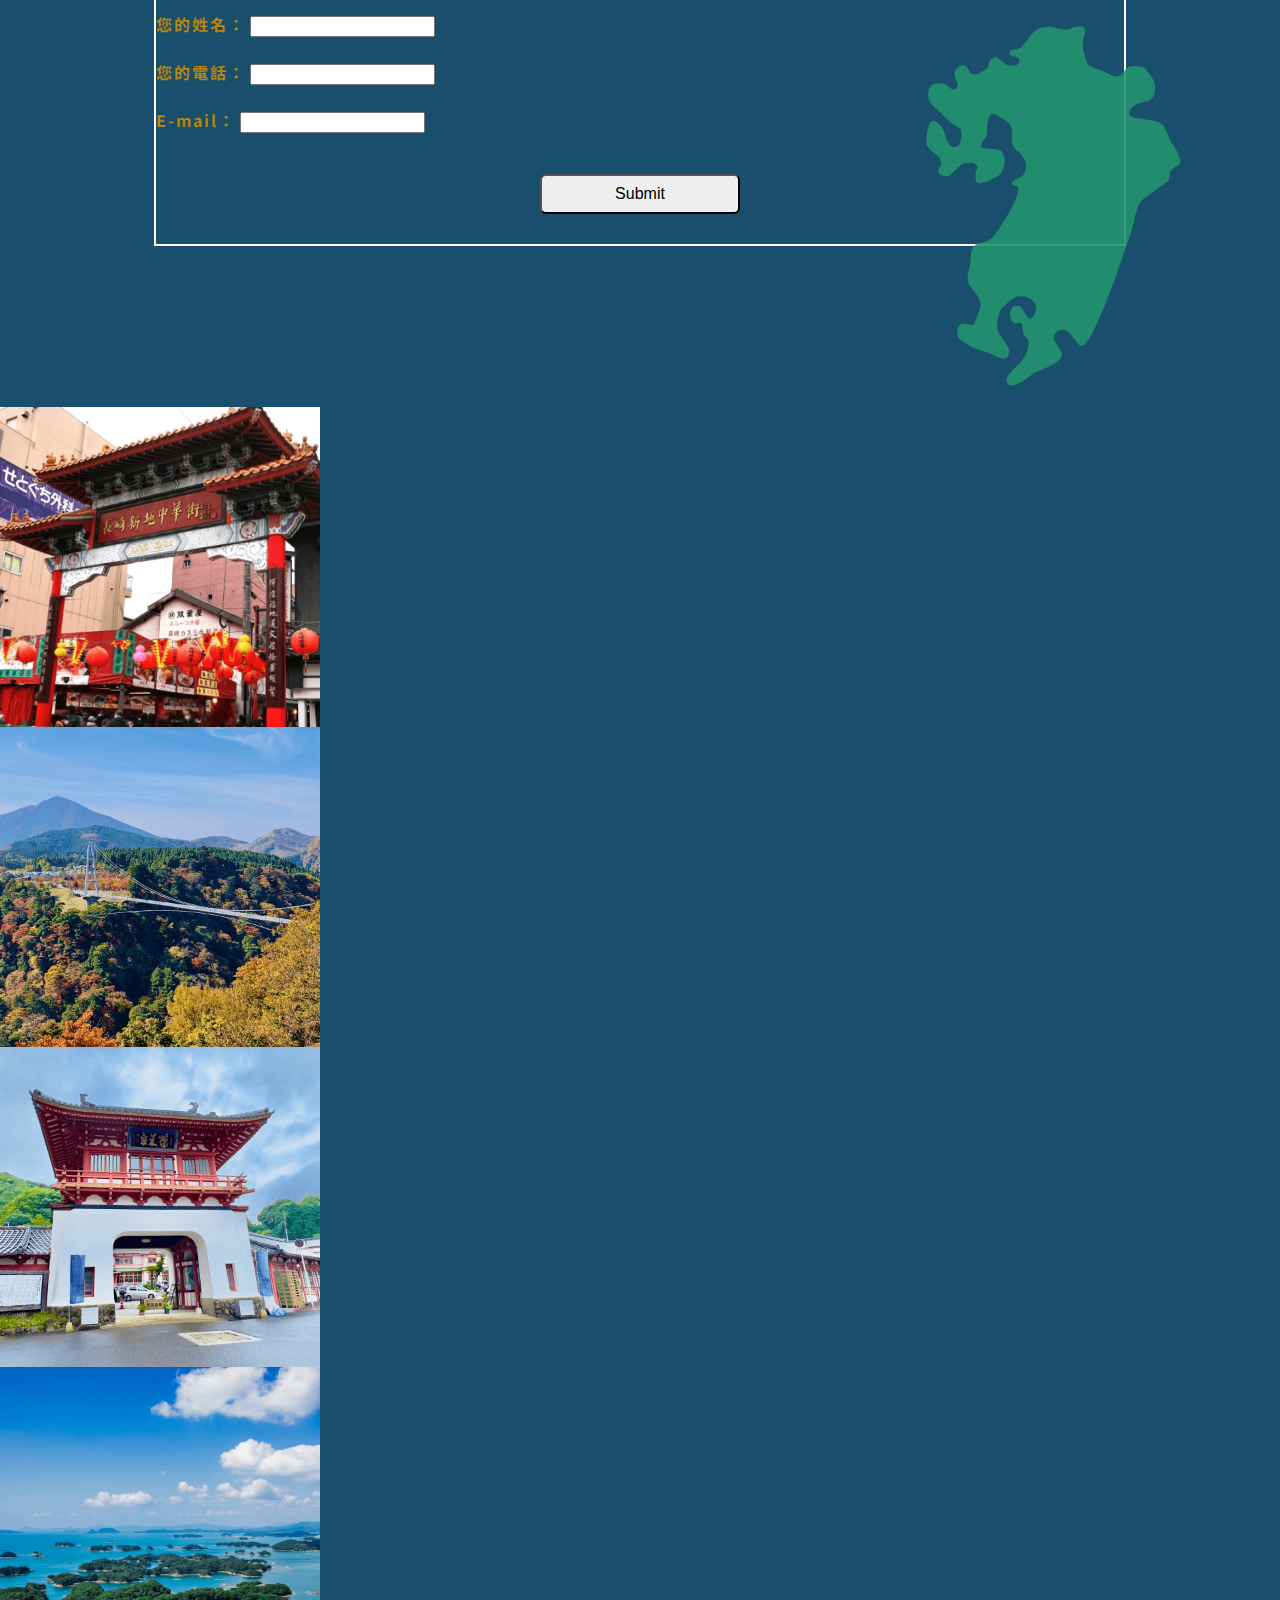
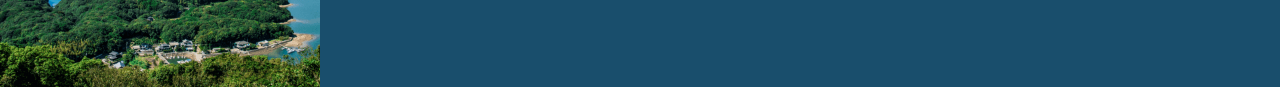
<file: html/plan.html>
<!DOCTYPE html>
<html lang="en">
<head>
    <meta charset="UTF-8">
    <meta http-equiv="X-UA-Compatible" content="IE=edge">
    <meta name="viewport" content="width=device-width, initial-scale=1.0">
    <link rel="preconnect" href="https://fonts.googleapis.com">
    <link rel="preconnect" href="https://fonts.gstatic.com" crossorigin>
    <link href="https://fonts.googleapis.com/css2?family=Noto+Sans+TC:wght@400;700&family=Noto+Serif+TC:wght@400;700&display=swap" rel="stylesheet">
    <link rel="stylesheet" href="../css/default.css">
    <link rel="stylesheet" href="../css/plan.css">
    <title>Plan</title>
</head>

<body>
    <!-- top -->
    <div class="top">
        <svg width="454" height="291" viewBox="0 0 454 291" fill="none" xmlns="http://www.w3.org/2000/svg">
            <path fill-rule="evenodd" clip-rule="evenodd" d="M165.159 0H288.841L335.095 81.4975H118.905L165.159 0ZM48.0145 206.402L0 291H454L405.986 206.402H48.0145Z" fill="#194E6C"/>
            <path d="M19.5735 137.797L19.3495 139.869L20.5815 138.301L34.0215 123.125H44.5495L27.5255 141.605L44.6055 164.341H34.3015L21.5895 146.757L19.5735 148.773V164.341H11.3415V123.125H19.5735V137.797ZM68.7472 151.517L53.5712 123.125H63.5952L74.2352 144.517L71.8272 144.685L82.2992 123.125H92.3232L76.8672 151.517V164.341H68.7472V151.517ZM113.025 149.109C113.025 150.415 113.417 151.666 114.201 152.861C114.985 154.055 116.012 155.026 117.281 155.773C118.588 156.519 120.007 156.893 121.537 156.893C123.217 156.893 124.711 156.519 126.017 155.773C127.324 155.026 128.351 154.055 129.097 152.861C129.881 151.666 130.273 150.415 130.273 149.109V123.125H138.281V149.277C138.281 152.301 137.535 154.989 136.041 157.341C134.548 159.655 132.532 161.485 129.993 162.829C127.455 164.135 124.636 164.789 121.537 164.789C118.476 164.789 115.676 164.135 113.137 162.829C110.636 161.485 108.639 159.655 107.145 157.341C105.652 154.989 104.905 152.301 104.905 149.277V123.125H113.025V149.109ZM177.361 133.093C175.793 132.234 174.188 131.525 172.545 130.965C170.94 130.405 169.428 130.125 168.009 130.125C166.255 130.125 164.873 130.479 163.865 131.189C162.857 131.898 162.353 132.962 162.353 134.381C162.353 135.351 162.727 136.229 163.473 137.013C164.257 137.759 165.247 138.431 166.441 139.029C167.673 139.626 168.943 140.167 170.249 140.653C171.855 141.25 173.404 142.015 174.897 142.949C176.391 143.845 177.623 145.095 178.593 146.701C179.564 148.269 180.049 150.359 180.049 152.973C180.049 155.063 179.508 157.005 178.425 158.797C177.343 160.589 175.756 162.045 173.665 163.165C171.575 164.247 168.999 164.789 165.937 164.789C163.585 164.789 161.177 164.434 158.713 163.725C156.287 163.015 153.991 161.895 151.825 160.365L155.409 154.037C156.828 155.082 158.452 155.941 160.281 156.613C162.111 157.285 163.753 157.621 165.209 157.621C166.18 157.621 167.151 157.49 168.121 157.229C169.129 156.93 169.951 156.445 170.585 155.773C171.257 155.101 171.593 154.167 171.593 152.973C171.593 152.151 171.313 151.405 170.753 150.733C170.231 150.061 169.503 149.445 168.569 148.885C167.673 148.325 166.684 147.839 165.601 147.429C164.332 146.943 163.025 146.383 161.681 145.749C160.337 145.114 159.068 144.349 157.873 143.453C156.716 142.519 155.764 141.381 155.017 140.037C154.308 138.655 153.953 136.975 153.953 134.997C153.953 132.607 154.476 130.535 155.521 128.781C156.604 127.026 158.116 125.645 160.057 124.637C161.999 123.591 164.239 123.013 166.777 122.901C170.1 122.901 172.788 123.293 174.841 124.077C176.932 124.861 178.799 125.794 180.441 126.877L177.361 133.093ZM229.946 123.125V164.341H221.826V147.597H203.402V164.341H195.282V123.125H203.402V139.757H221.826V123.125H229.946ZM255.123 149.109C255.123 150.415 255.515 151.666 256.299 152.861C257.083 154.055 258.11 155.026 259.379 155.773C260.686 156.519 262.104 156.893 263.635 156.893C265.315 156.893 266.808 156.519 268.115 155.773C269.422 155.026 270.448 154.055 271.195 152.861C271.979 151.666 272.371 150.415 272.371 149.109V123.125H280.379V149.277C280.379 152.301 279.632 154.989 278.139 157.341C276.646 159.655 274.63 161.485 272.091 162.829C269.552 164.135 266.734 164.789 263.635 164.789C260.574 164.789 257.774 164.135 255.235 162.829C252.734 161.485 250.736 159.655 249.243 157.341C247.75 154.989 247.003 152.301 247.003 149.277V123.125H255.123V149.109ZM295.155 148.101H305.683V154.933H295.155V148.101ZM321.848 123.125H329.968V164.341H321.848V123.125ZM384.79 166.021L353.542 137.797L355.95 139.141L356.118 164.341H347.886V121.501H348.222L378.798 149.613L377.006 148.829L376.838 123.125H385.014V166.021H384.79ZM436.34 160.197C435.855 160.719 435.09 161.261 434.044 161.821C432.999 162.343 431.786 162.829 430.404 163.277C429.06 163.725 427.679 164.079 426.26 164.341C424.842 164.639 423.498 164.789 422.228 164.789C417.786 164.789 413.922 163.93 410.636 162.213C407.351 160.495 404.812 158.143 403.02 155.157C401.266 152.17 400.388 148.754 400.388 144.909C400.388 141.138 400.948 137.871 402.068 135.109C403.226 132.309 404.775 129.994 406.716 128.165C408.695 126.298 410.954 124.917 413.492 124.021C416.068 123.125 418.756 122.677 421.556 122.677C424.207 122.677 426.634 122.975 428.836 123.573C431.039 124.133 432.906 124.842 434.436 125.701L431.804 133.261C431.132 132.887 430.236 132.514 429.116 132.141C427.996 131.767 426.858 131.469 425.7 131.245C424.543 130.983 423.516 130.853 422.62 130.853C419.671 130.853 417.151 131.357 415.06 132.365C413.007 133.335 411.439 134.81 410.356 136.789C409.311 138.767 408.788 141.231 408.788 144.181C408.788 146.757 409.367 148.978 410.524 150.845C411.682 152.711 413.287 154.149 415.34 155.157C417.431 156.165 419.802 156.669 422.452 156.669C423.61 156.669 424.674 156.594 425.644 156.445C426.615 156.258 427.436 155.978 428.108 155.605V150.621H420.996V142.781H436.34V160.197Z" fill="#F24822"/>
        </svg>
        <ul>
            <li><a href="">首頁</a></li>
            <li><a href="">認識九州</a></li>
            <li><a href="">最新資訊</a></li>
            <li><a href="">九州特色</a></li>
            <li><a href="">推薦行程</a></li>
            <li><a href="">計劃旅程</a></li>
            <li><a href="">旅人分享</a></li>
        </ul>
    </div>

    <!-- 首圖 -->
    <header></header>
    <h1>Plan Your Trip</h1>

    <div class="main-block">
        <h2>客製化您的九州之旅</h2>
        <h3>想來一趟九州旅行嗎？輸入您的需求，我們將為您規劃專屬於您的九州之旅！</h3>

        <section>
            <h4><選單></h4>
            <h5><旅程資訊></h5>
            <ul>
                <li>
                    <p>旅遊天數：</p> 
                    <input class="day" type="text">
                </li>
                <li>
                    <p>旅遊地區：</p> 
                    <input class="area" type="checkbox"><span>福岡</span>
                    <input class="area" type="checkbox"><span>大分</span>
                    <input class="area" type="checkbox"><span>熊本</span>
                    <input class="area" type="checkbox"><span>佐賀</span>
                    <input class="area" type="checkbox"><span>長崎</span>
                    <input class="area" type="checkbox"><span>宮崎</span>
                    <input class="area" type="checkbox"><span>鹿兒島</span>
                </li>
                <li>
                    <p>交通方式：</p>
                    <input class="move" type="radio"><span>大眾運輸</span>
                    <input class="move" type="radio"><span>租車自駕</span>
                </li>  
                <li> 
                    <p>喜好類型：</p>
                    <input class="area" type="checkbox"><span>文化古蹟遊</span>
                    <input class="area" type="checkbox"><span>自然景觀遊</span>
                </li> 
                <li> 
                    <p>必去景點：</p>
                    <textarea></textarea>
                </li>
                <li>
                    <p>其他需求：</p>
                    <textarea></textarea>
                </li>
            </ul>

            <h5><聯絡資訊></h5>
                <ul>
                    <li>
                        <p>您的姓名：</p> 
                        <input class="name" type="text">
                    </li>
                    <li>
                        <p>您的電話：</p> 
                        <input class="phone" type="text">
                    </li>
                    <li>
                        <p>E-mail：</p> 
                        <input class="email" type="text">
                    </li>
                </ul>

            <!-- 送出表單 -->
            <input class="sendout" type="submit"> 

        </section>
    </div>

    <img class="map" src="../img/plan/九州アイコン 1.png" alt="">

    <!-- 底部圖 -->
    <ul>
        <li><img src="../img/plan/Mask group (32) (1).png" alt=""></li>
        <li><img src="../img/plan/Mask group (33) (1).png" alt=""></li>
        <li><img src="../img/plan/Mask group (34) (1).png" alt=""></li>
        <li><img src="../img/plan/Mask group (35) (1).png" alt=""></li>
    </ul>


</body>
</file>
<file: css/index.css>
body{
    background-color: #07344C;
    font-family:'Noto Serif TC', serif;
    
}



/* .wrapper{
    width:100%;  
} */

header{
    max-width: 1280px;
    height: 520px;
    margin: 0 auto;
    display:grid;
    grid-template-columns:1fr 1fr 1fr 1fr 1fr 1fr;
    grid-template-rows: 1fr 1fr 1fr;
    grid-gap:5px;
    
}


.img1{
    background-image: url(../img/index/header1\ \(2\).png);
    background-size: 632px 438px;
    background-position: -68px -50px;
    background-repeat: no-repeat;
    grid-column: 1/3;
    grid-row: 1/3;
    animation-name: fade;
    animation-duration: 6s;
    animation-iteration-count: infinite;  
    animation-timing-function: linear; 
    animation-direction: alternate;
    
}

@keyframes fade {
    0% {
      opacity: 1;
      background-image: url(../img/index/header1\ \(2\).png);
    }
    40% {
      opacity: 0.5;
      background-image:url(../img/index/header1\ \(2\).png);
    }
    70% {
      opacity: 0.5;
      background-image: url(../img/index/header1-1.jpg);
    }
    100%{
        opacity: 1;
        background-image: url(../img/index/header1-1.jpg);
    }
}

.img2{
    background-image: url(../img/index/header2.png);
    background-repeat: no-repeat;
    grid-column: 3/5;
    grid-row: 1/2;
    background-position: center;
    animation-name: fade1;
    animation-duration: 6s;
    animation-iteration-count: infinite;  
    animation-timing-function: linear; 
    animation-direction: alternate;    
}

@keyframes fade1 {
    0% {
      opacity: 1;
      background-image: url(../img/index/header2.png);
    }
    40% {
      opacity: 0.5;
      background-image:url(../img/index/header2.png);
    }
    70% {
      opacity: 0.5;
      background-image: url(../img/index/header2-1.jpg);
    }
    100%{
        opacity: 1;
        background-image: url(../img/index/header2-1.jpg);
    }
}





.img3{
    background-image: url(../img/index/header3.jpg);
    background-repeat: no-repeat;
    grid-column: 5/7;
    grid-row: 1/3;
    background-position: center;
    animation-name: fade2;
    animation-duration: 6s;
    animation-iteration-count: infinite;  
    animation-timing-function: linear; 
    animation-direction: alternate;  

}

@keyframes fade2 {
    0% {
      opacity: 1;
      background-image: url(../img/index/header3.jpg);
    }
    40% {
      opacity: 0.5;
      background-image: url(../img/index/header3.jpg);
    }
    70% {
      opacity: 0.5;
      background-image: url(../img/index/header3-1.jpg);
    }
    100%{
        opacity: 1;
        background-image: url(../img/index/header3-1.jpg);
    }

}

.img4{
    background-image: url(../img/index/header4\ \(2\).png);
    background-size: 300px auto;
    background-repeat: no-repeat;
    grid-column: 1/2;
    grid-row: 3/4;
    background-position: 70%;
    animation-name: fade3;
    animation-duration: 6s;
    animation-iteration-count: infinite;  
    animation-timing-function: linear; 
    animation-direction: alternate;  
}
@keyframes fade3 {
    0% {
      opacity: 1;
      background-image: url(../img/index/header4\ \(2\).png);
    }
    40% {
      opacity: 0.5;
      background-image: url(../img/index/header4\ \(2\).png);
    }
    70% {
      opacity: 0.5;
      background-image: url(../img/index/header4-1.jpg);
    }
    100%{
        opacity: 1;
        background-image: url(../img/index/header4-1.jpg);
    }
}

.img5{
    background-image: url(../img/index/header5.png);
    background-repeat: no-repeat;
    background-size: 300px auto;
    grid-column: 2/3;
    grid-row: 3/4;
    background-position: center;
    animation-name: fade4;
    animation-duration: 6s;
    animation-iteration-count: infinite;  
    animation-timing-function: linear; 
    animation-direction: alternate;  
}

@keyframes fade4 {
    0% {
      opacity: 1;
      background-image: url(../img/index/header5.png);
    }
    40% {
      opacity: 0.5;
      background-image: url(../img/index/header5.png);
    }
    70% {
      opacity: 0.5;
      background-image: url(../img/index/header5-1.jpg);
    }
    100%{
        opacity: 1;
        background-image: url(../img/index/header5-1.jpg);
    }
}

.img6{
    background-image: url(../img/index/header6.png);
    background-size: auto 440px;
    background-repeat: no-repeat;
    background-position: -50px -27px;
    grid-column: 3/5;
    grid-row: 2/4;
    animation-name: fade5;
    animation-duration: 6s;
    animation-iteration-count: infinite;  
    animation-timing-function: linear; 
    animation-direction: alternate;
}
@keyframes fade5 {
    0% {
      opacity: 1;
      background-image: url(../img/index/header6.png);
    }
    40% {
      opacity: 0.5;
      background-image: url(../img/index/header6.png);
    }
    70% {
      opacity: 0.5;
      background-image: url(../img/index/header6-1\(1\).jpg);
    }
    100%{
        opacity: 1;
        background-image: url(../img/index/header6-1\(1\).jpg);
    }
}

.img7{
    background-image: url(../img/index/header7.png);
    background-repeat: no-repeat;
    grid-column: 5/6;
    grid-row: 3/4;
    animation-name: fade6;
    animation-duration: 6s;
    animation-iteration-count: infinite;  
    animation-timing-function: linear; 
    animation-direction: alternate;
}
@keyframes fade6 {
    0% {
      opacity: 1;
      background-image: url(../img/index/header7.png);
    }
    40% {
      opacity: 0.5;
      background-image: url(../img/index/header7.png);
    }
    70% {
      opacity: 0.5;
      background-image: url(../img/index/header7-1.jpg);
    }
    100%{
        opacity: 1;
        background-image: url(../img/index/header7-1.jpg);
    }
}

.img8{
    background-image: url(../img/index/header8.jpg);
    background-size: 228px auto;
    background-repeat: no-repeat;
    grid-column: 6/7;
    grid-row: 3/4;
    background-position: center;
    animation-name: fade7;
    animation-duration: 6s;
    animation-iteration-count: infinite;  
    animation-timing-function: linear; 
    animation-direction: alternate;
}

@keyframes fade7 {
    0% {
      opacity: 1;
      background-image: url(../img/index/header8.jpg);
    }
    40% {
      opacity: 0.5;
      background-image: url(../img/index/header8.jpg);
    }
    70% {
      opacity: 0.5;
      background-image: url(../img/index/header8-1.png);
    }
    100%{
        opacity: 1;
        background-image: url(../img/index/header8-1.png);
    }
}

header img{
    position: absolute;
    left:0;
    right:0;
    top:0;
    margin: auto;
    width: 70.3%;
    height: auto;

   
   
}

.nav ul{
    max-width:1200px;
    height: 150px;
    margin: 0 auto;
    text-align: center;   
}

/* .nav a:first-child{
    display: none;
}

.nav i{
    display: none; 
} */



.nav ul li{
    display: inline-block;
    margin:0 30px;
    margin-top: 50px;
}

.nav li a{
    display: block;
    letter-spacing: 0.3em;
    color: #ffff;
    position: relative;
    transition: 0.5s;
}

.nav li a:after{
    content: "";
    position: absolute;
    left: 0;
    bottom: -6px;
    width: 100%;
    height: 2px;
    background-color:#ffff;
    transition: 0.3s;
    transform: scale(0);
}

.nav li a:before{
    content: "";
    position: absolute;
    left: 0;
    top: -6px;
    width: 100%;
    height: 2px;
    background-color:#ffff;
    transition: 0.3s;
    transform: scale(0);
}

.nav li a:hover{
    color:#6097b4 ;
}

.nav li a:hover::after{
    transform:  scaleX(1);
}

.nav li a:hover::before{
    transform:  scaleX(1);
}


.about-us{
    height:700px ;
    background-image: url(../img/index/main\(1\).png); 
    background-repeat: no-repeat;
    background-size: cover;
    /* opacity: 0.3; */
    margin: 0 auto;
} 

.about-us h2{
    margin-bottom: 30px;
}

.about-us .text{
    /* width: 1200px; */
    margin: 0 auto;
    text-align: center;
    padding-top: 150px;
   
}

p{
    color: #ffffff9a;
    font-size: 18px;
    letter-spacing: 0.15em;
    line-height: 36px;
}

.bar1{
    height: 300px;
    background-image: url(../img/index/main2.jpg);
    /* background-size: 1280px auto; */
    background-repeat: no-repeat;
    background-size: cover;
    margin: 0 auto;
}

.feature{
    height: 780px;
    background-image: url(../img/index/main3.png);
    background-size: cover;
    /* position: absolute; */
    background-repeat: no-repeat;
    margin-top: -40px;
}



.content{
    margin: 0 auto;
}

.content h2{
    padding-top: 110px;
    text-align: center;
}

.content ul {
    width: 80%;
    display: flex;
    text-align: center;
    flex-wrap: wrap;
    justify-content: space-around;
    margin: 0 auto;
}


.content a img{
    width: 270px;
    margin-top: 50px;  
    border: 5px double white; 
}

.content li p{
    font-weight: 700;
    position: relative;
    transition: 0.5s;
}

.content li p::after{
    content: "";
    position: absolute;   
    left: 86px;
    bottom: 16px;
    width: 24px;
    height: 2px;
    background-color:#ffff;
    transition: 0.5s;
    transform: scale(0);
}

.content li p::before{
    content: "";
    position: absolute;   
    right: 90px;
    bottom: 16px;
    width: 24px;
    height: 2px;
    background-color:#ffff;
    transition: 0.5s;
    transform: scale(0);
}

.content a:hover img {
    /* -webkit-filter:brightness(0.3); */
    transform: scale(1.05);
    box-shadow: 0 0 15px #2d2a2a;
    transition: 0.5s;
}

.content a:hover p{
    color:#ffff;
}

.content a:hover p::after{
    transform:  scaleX(1);
}

.content a:hover p::before{
    transform:  scaleX(1);
}


.about-kyushu{
    height: 820px;
    background-image: url(../img/index/main4\ \(1\).png);
    background-repeat: no-repeat;
    background-size: cover;
}

.about-kyushu .container{
    display: flex;
    justify-content: space-around;
    padding-top: 100px;
}


.about-kyushu .video{
    padding-top: 130px;   
}

/* .video {
    position: relative;
    width: 100%;
    height: 0;
    padding-bottom: 56.25%;
}

.video iframe {
    position: absolute;
    top: 0;
    left: 0;
    width: 100%;
    height: 100%;
} */

.about-kyushu .container .text{
    width: 400px;
    height: 800px;
}

.about-kyushu h2{
    font-size: 48PX;
    padding-right: 100px;
}


.about-kyushu h2+h2{
    padding-left: 120px;
}

.about-kyushu p{
    margin-top: 30px;
    text-align: center;
}
    

.about-kyushu a{
    display: block;
    width: 170px;
    height: 44px;
    margin: 0 auto;
    margin-top: 10px;
    font-family:'Noto Serif TC', serif;
    font-size: 18px;
    line-height: 44px;
    text-align: center;
    letter-spacing: 0.1em;
    color: #423E3E;
    background-color: #ffffffac;
    position: relative;
    --background-color:#e3e3e3;
    --border-size:5px;
}

.about-kyushu a:hover{
    /* color: #ffffffac ;
    background-color:#423E3E; */
    font-weight: 700;
   
}
.about-kyushu a.btn-border-pop::before{
    content: "";
    position: absolute;
    top: 0;
    left: 0;
    bottom: 0;
    right: 0;
    border: var(--border-size) solid var(--background-color);
    transition: all .1s ease-in-out;
}
.about-kyushu a.btn-border-pop:hover::before,
.about-kyushu a.btn-border-pop:focus::before{
    top: calc(var(--border-size) * -2);
    left: calc(var(--border-size) * -2);
    right: calc(var(--border-size) * -2);
    bottom: calc(var(--border-size) * -2);
    
}





.bar2{
    height: 310px;
    background-image: url(../img/index/main5.jpg);
    background-repeat: no-repeat;
    background-size: cover;
    margin: 0 auto;
}

.news{
    height: 820px;
    background-image: url(../img/index/main6.png);
    background-repeat: no-repeat;
    background-size: cover;
    margin: 0 auto;
    margin-top: -40px;
}

.news h2{
    text-align: center;
    padding-top: 100px;
    padding-bottom: 40px;
}

.no-js .owl-carousel, .owl-carousel.owl-loaded{
    /* margin-left: 36px; */
    /* width: 90%; */
}

.owl-carousel .owl-stage {
padding-left: 20px;
}

.news .item{
    border: 5px double white;
    width: 80%;
    height: 410px;
    position: relative;
    background-color: #07344cab;
    text-align:justify;
    padding: 16px;
    margin: 0px;
}


.news .item p{
    font-size: 16px;
}

.news .item a {
    display: flex;
    justify-content: center;
    align-items: center;
    width: 40%;
    position: absolute;
    top: 93%;
    left: 50%;
    transform: translate(-50%, -50%);
  }
  

.btn-24-1,
.btn-24-1 *,
.btn-24-1 :after,
.btn-24-1 :before,
.btn-24-1:after,
.btn-24-1:before {
  border: 0 solid;
  box-sizing: border-box;
}
.btn-24-1 {
  -webkit-tap-highlight-color: transparent;
  -webkit-appearance: button;
  background-color: #ffffffac;
  background-image: none;
  color: #423E3E;
  cursor: pointer;
  font-family:  'Noto Serif TC';
  font-size: 80%;
  font-weight: 900;
  line-height: 1.5;
  letter-spacing: 0.2em;
  margin: 0;
  -webkit-mask-image: -webkit-radial-gradient(#000, #fff);
  padding: 0;
}
.btn-24-1:disabled {
  cursor: default;
}
.btn-24-1:-moz-focusring {
  outline: auto;
}
.btn-24-1 svg {
  display: block;
  vertical-align: middle;
}
.btn-24-1 [hidden] {
  display: none;
}
.btn-24-1 {
  --background: #ffffffac;
  background: none;
  overflow: hidden;
  padding: 0.7rem 2.7rem;
  position: relative;
}
.btn-24-1 span {
  display: block;
  position: relative;
  transition: transform 0.2s ease;
}
.btn-24-1:after,
.btn-24-1:before {
  --tilt: 30px;
  background: #ffffffac;
  -webkit-clip-path: polygon(0 0, 100% 0, 100% 50%, 100% 100%, 0 100%);
  clip-path: polygon(0 0, 100% 0, 100% 50%, 100% 100%, 0 100%);
  content: "";
  display: block;
  height: 100%;
  left: 0;
  position: absolute;
  top: 0;
  transition: -webkit-clip-path 0.2s ease;
  transition: clip-path 0.2s ease;
  transition: clip-path 0.2s ease, -webkit-clip-path 0.2s ease;
  width: 100%;
  z-index: -1;
}
.btn-24-1:after {
  --thickness: 5px;
  background: var(--background);
  height: calc(100% - var(--thickness) * 2);
  left: var(--thickness);
  top: var(--thickness);
  width: calc(100% - var(--thickness) * 2);
}
.btn-24-1:hover span {
  transform: translateX(-20px);
}
.btn-24-1:hover:after,
.btn-24-1:hover:before {
  -webkit-clip-path: polygon(
    0 0,
    calc(100% - var(--tilt)) 0,
    100% 50%,
    calc(100% - var(--tilt)) 100%,
    0 100%
  );
  clip-path: polygon(
    0 0,
    calc(100% - var(--tilt)) 0,
    100% 50%,
    calc(100% - var(--tilt)) 100%,
    0 100%
  );
}

.owl-carousel .owl-nav button.owl-next, .owl-carousel .owl-nav button.owl-prev, .owl-carousel button.owl-dot{
    font-size: 40px;
    color: #e3e3e3;
}

.plan{
height: 550px;
background-image: url(../img/index/main7.png);
background-repeat: no-repeat;
background-size: cover;
}

.plan h2{
    text-align: center;
    padding-top: 70px;
    padding-bottom: 40px;
}


.plan p{
    line-height: 50px;
    text-align: center;
    letter-spacing: 0.1em;
    padding-bottom: 40px;
}

.plan a{
    display: block;
    width: 170px;
    height: 44px;
    margin: 0 auto;
    margin-top: 10px;
    font-family:'Noto Serif TC', serif;
    font-size: 18px;
    line-height: 44px;
    text-align: center;
    letter-spacing: 0.1em;
    color: #423E3E;
    background-color: #ffffffac;
    position: relative;
    --background-color:#e3e3e3;
    --border-size:5px;
}

.plan a:hover{
    /* color: #ffffffac ;
    background-color:#423E3E; */
    font-weight: 700;
   
}
.plan a.btn-border-pop::before{
    content: "";
    position: absolute;
    top: 0;
    left: 0;
    bottom: 0;
    right: 0;
    border: var(--border-size) solid var(--background-color);
    transition: all .1s ease-in-out;
}
.plan a.btn-border-pop:hover::before,
.plan a.btn-border-pop:focus::before{
    top: calc(var(--border-size) * -2);
    left: calc(var(--border-size) * -2);
    right: calc(var(--border-size) * -2);
    bottom: calc(var(--border-size) * -2);
    
}



@media screen and (max-width: 414px){
    header{
        display:block;
        width: 100%;   
        background-image: url(../img/index/header1\ \(2\).png);
        background-size: cover;
        background-position: center;
        height: 240px;
        position: relative;
        animation: header-animation 40s infinite;
    }

    .img1{
        display: none;
    }

    .img2{
        display: none;
    }

    .img3{
        display: none;
    }

    .img4{
        display: none;
    }

    .img5{
        display: none;
    }

    .img6{
        display: none;
    }

    .img7{
        display: none;
    }

    .img8{
        display: none;
    }

        @keyframes header-animation {
            0% {
              background-image: url(../img/index/header1\ \(2\).png);
            }
            12.5% {
              background-image: url(../img/index/header1-1.jpg);
            }
            25% {
              background-image: url(../img/index/header7.png);
            }
            37.5% {
              background-image: url(../img/index/header7-1.jpg);
            }
            50% {
              background-image: url(../img/index/header3.jpg);
            }
            62.5% {
              background-image: url(../img/index/header3-1.jpg);
            }
            75% {
              background-image: url(../img/index/header6.png);
            }
            87.5% {
              background-image: url(../img/index/header6-1\(1\).jpg);
            }
            100% {
              background-image: url(../img/index/header1\ \(2\).png);
            }
          }
 
        header img{  
            height: 240px;
            width: 100%;
        }




    .nav ul {
        max-width: 1200px;
        height: 125px;
        margin: 0 auto;
        text-align: center;
        display: flex;
        flex-wrap: wrap;
        justify-content: center;
    }

    .nav ul li {
        display: inline-block;
        height: 30px;
        flex-shrink: 0;
        width: 30%;
        margin: 0px;
        margin-top: 30px;
    }

    .nav li a{
        height: 30px;
    }

    .nav li a:before{
        left: 5px;
        top: -10px;
        width: 90%;
    }

    .nav li a:after {
        left: 5px;
        bottom: 1px;
        width: 90%;
    }

    .about-us{
        height: 400px;
        background-position: -174px;
    }

    .about-us .text{
        padding-top: 30px;
    }

    p {
        font-size: 13px;
        letter-spacing: 0.2em;
        line-height: 32px;
    }

    .about-us h2{
        font-size:24px;
        margin-bottom: 10px;
    }

    .bar1{
        height: 120px;
    }

    .feature{
        margin-top: -31px;
        height: 725px;
    }

    .content h2 {
        padding-top: 58px;
    }

    .content ul{
        width: 95%;
    }


    .content a img {
        width: 182px;
        margin-top: 28px;
        
    }

    .feature .content li p{
        font-size: 18px;
        font-weight: 400;
        color: #fff;
    }

    .about-kyushu .container{
        flex-direction: column;
        padding-top: 60px;
    }

    .about-kyushu h2{
        font-size: 24PX;
        display: inline-block;
        padding-right: 0px;
        padding-left: 82px;
    }

    .about-kyushu h2+h2 {
        padding-left: 22px;
    }

    .about-kyushu .container .text {
        width: 100%;
        height: auto;
    } 
    
    iframe {
        width:373.3px;
        height:210px;
    }

    .about-kyushu .video {
        padding-top: 80px;
        margin: 0 auto;
    }

    .bar2 {
        height: 120px;
    }

    .owl-carousel .owl-stage {
        padding-left: 22px;
        }

    .plan {
        height: 500px;
        background-position: center ;
    }

    .plan h2 {
        font-size: 24px;
        text-align: center;
        padding-top: 48px;
        padding-bottom: 15px;
    }

    
}
</file>
<file: css/about.css>
header{
    display: flex;
    width: 100%;
    justify-content: space-around;
    margin-top:80px ;
}

header .title{
    width: 50%;
    margin-top: 100px;
}

header h1:first-child{
    margin-right: 100px;
}

header h1:last-child{
    margin-left: 70px;
}

header .title-img{
    position: relative;
}

header img{
    width: 40%;
    height: auto;
    /* height: 520px; */
}



header a{
    display: inline-block;
    width: 99px;
    height: 52px;
    font-family:'Noto Serif TC', serif;
    font-weight: 700;
    font-size: 36px;
    line-height: 52px;
    letter-spacing: 0.105em;
    color: #423E3E;
    background: rgba(255, 255, 255, 0.63);

}

header .fukuoka{
    position: absolute;
    top: 215px;
    right: 239px;
    padding: 10px;
}



body{
    color: #ffff;
}

.main-block{
    width:80%;
}

section{
    display: flex;
    margin-top: 100px;
    margin-bottom: 120px;
}

section img:first-child{
    width: 407px;
    height: auto;
    padding-bottom: 3px;
}

section img~img{
    width: 200px;
    height: 141px;

}

.photo img{
    padding-right: 3px;
}

.photo{
    margin-right: 40px;
    box-shadow: -27px -29px 0 7px #f7572f;
}



.text h3{
    font-weight: 700;
    font-size: 20px;
    line-height: 195.3%;
    letter-spacing: 0.105em;
    padding-bottom: 25px;
}

section a{
    display: block;
    width: 150px;
    height: 40px;
    margin-top: 40px;
    font-family:'Noto Serif TC', serif;
    font-size: 16px;
    line-height: 40px;
    text-align: center;
    letter-spacing: 0.1em;
    color: #423E3E;
    background-color: #ffffffac;
    position: relative;
}


section a:hover{
    color:#ffffffa9;
    background-color:#f7572fb7;
    font-weight: 700;
}

.photo1{
    margin-left: 40px;
    box-shadow: 27px -29px 0 7px #f7572f;
}

.photo1 img{
    padding-right: 0px;
    padding-left: 3px;
}

.page{
    width:60px;
    margin: 0 auto;
    margin-bottom: 20px;
    display: flex;
    justify-content: space-between;
}

.page a{
    display: block;
    font-size: 12px;
    letter-spacing: 0.105em;
    color:#423E3E;
    width: 25px;
    height: 25px;
    background-color: #ffffffa9;
    line-height: 25px;
}

.page a:hover{
    color:#ffffffa9;
    background-color:#f7572fb7;
}



@media screen and (max-width: 414px){

.main-block{
    width: auto;
}


header{
margin-top: 30px;
}

header .title{
    margin-top: 50px;
    margin-left: 28px;
}

.title h1{
    display: inline-block;
    padding: 0px 15px;
}

header h1:first-child{
    margin-right: 80px;
}

header h1:last-child{
    margin-left: 36px;
}

header img{
    /* height: 256px; */
    margin-right: 10px;
}

section{
    display: flex;
    flex-direction: column;
    margin: 80px auto;

}

.photo{
    margin-right: 0px;
    margin-left: 24px;
    box-shadow: -72px -18px 0 3px #f7572f;
}

section img:first-child{
    width: 340px;
    height: auto;
    padding-bottom: 3px;
}

section img~img{
    width: 169px;
    height: 122.5px;

}

.photo img{
    padding-right: 0px;
}

.text{
    
    margin:0 24PX;
}

.text h3{
    font-family:'Noto Serif TC', serif;
    font-weight: 400;
    font-size: 16px;
    line-height: 195.3%;
    letter-spacing: 0.105em;
    padding-bottom: 25px;
}

p{
    font-size: 14px;
    line-height: 215%;
    letter-spacing: 0.15em;
}

.photo1{
    order:-1;
    margin-left: 24px;
    box-shadow: -72px -18px 0 3px #f7572f;
}

























}
</file>
<file: css/news.css>
header{
    width: 100%;
    height: 670px;
    background-image: url(../img/news/news-top.jpg);
    background-size: cover;
    background-position: bottom;
}

h1{
    display: inline-block;
    margin-top: -80px;
}

.sel{
    height: 90px;
    width: 1000px;
    margin: 0 auto;
    padding-top: 60px;
    box-sizing: border-box;
    display: flex;
}

.sel li{
    width: 100px;
    height: 48px;
    border: 2px solid #FFFFFF;
    margin: 0 10px;
    flex-grow: 1;
    text-align: center;
}

h3{
    font-size: 30px;
    font-weight: 700;
    color: #FFFFFF;
    letter-spacing: 0.1em;
    font-family: 'Noto Serif TC', serif;
    position: relative;
    margin-bottom: 20px;
}

h3::after{
    content: "";
    width: 97%;
    height: 7px;
    background-color: #F75C2F;
    position: absolute;
    left: 24px;
    bottom: -13px;


}


.news{
    width: 90%;
    margin: 0 auto;
    padding-top: 120px;
    display: flex;
    flex-direction: column;
}

.news li{
    margin: 20px;
    height: 150px;
    background-color: #ffffffda;
    display: flex;    
    position: relative;
    border: 5px double #C7482B;
}

.news img{
    /* float: left; */
    height: 150px;
    /* width: 150px; */
}

.news .text{
    padding: 20px;
    
}

.news img+p{
    padding-left: 20px;
    padding-top: 16px;
    display: inline-block;
    color: #322F2F;
}


.news p+p{
    font-weight: 700;
    /* font-size: 14px; */
    line-height: 195.3%;
    letter-spacing: 0.105em;
    color: #423E3E;
    /* padding-left:276px; */
    padding-right: 190px;
    padding-left: 36px;
    transition: 0.3s;
}

.news p+p:hover{
    font-size: 17px;
}

.news a{
    /* display: block;
    font-size: 16px;
    font-family: 'Noto Serif TC';
    letter-spacing: 0.105em;
    color: #FFFFfF9a;
    width: 150px;
    height: 40px;
    background-color:#423E3E ;
    line-height: 40px; */

    position: absolute;
    right: 35px;
    bottom: 27px;
}

/* .news a:hover{
    color:#423E3E ;
    background-color:#F75C2F;
    font-weight: 700;
} */

/* btn-24-1 白框 */
.btn-24-1,
.btn-24-1 *,
.btn-24-1 :after,
.btn-24-1 :before,
.btn-24-1:after,
.btn-24-1:before {
  border: 0 solid;
  box-sizing: border-box;
}
.btn-24-1 {
  -webkit-tap-highlight-color: transparent;
  -webkit-appearance: button;
  background-color: #F75C2F;
  background-image: none;
  color: #fff;
  cursor: pointer;
  font-family:  'Noto Serif TC';
  font-size: 80%;
  font-weight: 900;
  line-height: 1.5;
  letter-spacing: 0.2em;
  margin: 0;
  -webkit-mask-image: -webkit-radial-gradient(#000, #fff);
  padding: 0;
  text-transform: uppercase;
}
.btn-24-1:disabled {
  cursor: default;
}
.btn-24-1:-moz-focusring {
  outline: auto;
}
.btn-24-1 svg {
  display: block;
  vertical-align: middle;
}
.btn-24-1 [hidden] {
  display: none;
}
.btn-24-1 {
  --background: #F75C2F;
  background: none;
  overflow: hidden;
  padding: 0.7rem 2.7rem;
  position: relative;
}
.btn-24-1 span {
  display: block;
  position: relative;
  transition: transform 0.2s ease;
}
.btn-24-1:after,
.btn-24-1:before {
  --tilt: 30px;
  background: #fff;
  -webkit-clip-path: polygon(0 0, 100% 0, 100% 50%, 100% 100%, 0 100%);
  clip-path: polygon(0 0, 100% 0, 100% 50%, 100% 100%, 0 100%);
  content: "";
  display: block;
  height: 100%;
  left: 0;
  position: absolute;
  top: 0;
  transition: -webkit-clip-path 0.2s ease;
  transition: clip-path 0.2s ease;
  transition: clip-path 0.2s ease, -webkit-clip-path 0.2s ease;
  width: 100%;
  z-index: -1;
}
.btn-24-1:after {
  --thickness: 5px;
  background: var(--background);
  height: calc(100% - var(--thickness) * 2);
  left: var(--thickness);
  top: var(--thickness);
  width: calc(100% - var(--thickness) * 2);
}
.btn-24-1:hover span {
  transform: translateX(-20px);
}
.btn-24-1:hover:after,
.btn-24-1:hover:before {
  -webkit-clip-path: polygon(
    0 0,
    calc(100% - var(--tilt)) 0,
    100% 50%,
    calc(100% - var(--tilt)) 100%,
    0 100%
  );
  clip-path: polygon(
    0 0,
    calc(100% - var(--tilt)) 0,
    100% 50%,
    calc(100% - var(--tilt)) 100%,
    0 100%
  );
}

.main-block+img{
    margin-top: 270px;
    width: 100%;
}


@media screen and (max-width: 414px){
    .news li{
        flex-direction: column;
        height: auto;
        padding-bottom: 65px;
        background-color: #FFFFFF;
    }

    header{
        height: 265px;
    }

    .sel{
        width: 90%;
        /* border: 3px solid red ; */
    }

    .sel li{
        flex-basis: 0px;
        margin: 0px 7px;
    }

    .sel a{
        font-size: 15px;
        height: 48px;
        line-height: 48px;
    }

    .news img {
        /* float: left; */
        height: auto;
        width: 100%;
    }

    .news .text {
        width: 100%;
        padding: 0px;
        background-color: #FFFFFF;
    }

    .news p:first-child{
        padding-left: 14px;
        padding-top: 6px;
    }

    .news p+p {
    padding-left: 24px;
    padding-right: 24px;
    text-align:justify;
    }

    .news a{
        bottom: 13px;
        right: 90px;
    }
    

    


}
</file>
<file: css/plan.css>
.wrapper{ 
    overflow: hidden;
}

header{
    width: 100%;
    height: 680px;
    background-image: url(../img/plan/plan-top.jpeg);
    background-size: cover;
    background-position: center;
}



h1{
    display: inline-block;
    margin-top: -80px;
}

.main-block{
    width: 76%;
    margin: 0 auto;
}

h2{
    text-align: center;
    margin-top: 60px;
}

h3{
    font-family: 'Noto Serif TC';
    font-weight: 700;
    font-size: 20px;
    line-height: 195.3%;
    letter-spacing: 0.105em;
    color: #FFFFFF;
    text-align: center;
}

section{
    border: 2px solid #FFFFFF;
    /* background-color: #f75a2fa0; */
    margin-top: 30px;
    display: flex;
    flex-direction: column;

}

section h4{
    font-family: 'Noto Serif TC';
    font-weight: 700;
    font-size: 30px;
    line-height: 195.3%;
    letter-spacing: 0.105em;
    color: #FFFFFF;
    text-align: left;
    padding-left: 20px;
    margin-top: 20px;
}

section h5{
    font-family: 'Noto Serif TC';
    font-weight: 700;
    font-size: 22px;
    line-height: 195.3%;
    letter-spacing: 0.105em;
    color: #FFFFFF;
    text-align: left;
    margin-top: 30px;
}

section .selection{
    padding-left:50px ;
    color: #FFFFFF;
}

section .selection ul{
    display: flex;
    flex-direction: column;
    
}

section .selection ul li:first-child {
    list-style-type: circle;
}

section .selection ul.day{
    display: flex;
    flex-direction: row;
    align-items: center;
}

section .selection ul.day li{
    padding-right: 24px;

}

section .selection ul.area{
    display: flex;
    flex-direction: row;
}

section .selection ul.area li{
    flex-grow: 1;
}

section .selection ul.traffic{
    display: flex;
    flex-direction: row;
}

section .selection ul.traffic li{
    padding-right: 24px;

}

section .selection ul.like{
    display: flex;
    flex-direction: row;
}

section .selection ul.like li{
    padding-right: 24px;

}


p{
    display: inline-block;
    line-height: 300%;
    letter-spacing: 0.125em;
    font-size: 16px;
    font-weight: 700;
    color:darkgoldenrod;
    
}

span{
    font-size: 16px;
    line-height: 300%;
    letter-spacing: 0.125em;
    padding-right: 28px;
}

textarea{
    vertical-align: -250%;
    width: 200px;
    height: 50px;
}



input:hover{
    background-color: #f75a2fcf;
    cursor:pointer;
}

.sendout{
    width: 200px;
	height: 40px;
	font-size: 16px;
    border-radius: 6px;
    margin: 0 auto;
    margin-bottom: 30px;
    margin-top: 30px;
    transition: 0.3s;
}

.sendout:hover{
    background-color:#F75C2F ;
    color: #FFFFFF;
    font-weight: 700;
    width: 210px;
    height: 45px;
}


img.map{
    width: 400px;
    height: auto;
    margin-left: 846px;
    margin-top: -240px;
}

.ani{
    width:100%;
    display: flex;

    /* 跑馬燈動畫 */
    position: relative;
    /* overflow: hidden; */
    animation-name: slide-ani;
    animation-duration: 16s;
    animation-iteration-count: infinite;  
    animation-timing-function: linear;
    
    /* display: none; */
}

@keyframes slide-ani {
    from {
      left: 0px;
    }
  
    to {
      left: -1200px;
    }
  }

img+ul li{
    box-sizing: border-box;
    width: 25%;
    flex-shrink: 0;
    /* position: absolute; */
}

img+ul li img{
   display: block;
   width: 100%;
}

@media screen and (max-width: 414px){
    
    header{
        height: 288px;
    }

    h1{
        padding: 10px 50px;
    }


    h2{
        font-size: 28px;
        margin-bottom: 10px;
    }

    h3{
        line-height: 200%;
    }

    p{
        font-size: 18px;
    }

    img.map{
        width: 338px;
        height: auto;
        margin-left: 0px;
        margin-top: 0px;
        position: absolute;
        top: 399px;
        left: 76px;
        z-index: -1;
        opacity: 0.4;
    }

    section ul{
        padding: 0px;
    }
    section .selection ul.area{
        flex-direction:column;
    }
    section .selection ul.traffic{
        flex-direction:column;
    }
    section .selection ul.like{
        flex-direction:column;
    }

    .sendout{
    border: 3px solid white;
    font-weight: 700;
    margin-top: 52px;
    width: 210px;
    }

    @keyframes slide-ani {
        from {
          left: 0px;
        }
        to {
          left: -414px;
        }
      }



   

}
</file>
<file: css/share.css>
header{
    width: 100%;
    height: 545px;
    background-image: url(../img/share/share-top.png);
    background-size: cover;
    background-position: center;
}

h1{
    display: inline-block;
    margin-top: -80px;
}

.main-block{
    width:80%;
    margin: 0 auto;
    margin-bottom: 140px;
}

.main-block>a{
    display: inline-block;
    width: 232px;
    height: 55px;
    font-family: 'Noto Serif TC';
    font-weight: 700;
    font-size: 20px;
    line-height: 55px;
    text-align: center;
    letter-spacing: 0.2em;
    color: #fff;
    background-color:#F75C2F;
    background-color:background-color: #F75C2F;;
    margin-left: 760px;
}

.main-block>a:hover{
    color:#F75C2F; 
    background-color: #fff;
}

.btn-42,
.btn-42 *,
.btn-42 :after,
.btn-42 :before,
.btn-42:after,
.btn-42:before {
  border: 0 solid;
  box-sizing: border-box;
}
.btn-42 {
  -webkit-tap-highlight-color: transparent;
  -webkit-appearance: button;
  background-color: #000;
  background-image: none;
  color: #fff;
  cursor: pointer;
  font-family: 'Noto Serif TC';
  font-size: 100%;
  line-height: 1.5;
  margin: 0;
  -webkit-mask-image: -webkit-radial-gradient(#000, #fff);
  padding: 0;
}
.btn-42:disabled {
  cursor: default;
}
.btn-42:-moz-focusring {
  outline: auto;
}
.btn-42 svg {
  display: block;
  vertical-align: middle;
}
.btn-42 [hidden] {
  display: none;
}
.btn-42 {
  box-sizing: border-box;
  display: block;
  font-weight: 900;
  -webkit-mask-image: none;
  /* padding: 1rem 3rem; */
  position: relative;
  text-transform: uppercase;
}
.btn-42 span {
  mix-blend-mode: difference;
}
.btn-42:before {
  --thickness: 4px;
  border: var(--thickness) solid #fff;
  content: "";
  inset: calc(var(--thickness) * -1);
  opacity: 0;
  pointer-events: none;
  position: absolute;
  transform: scale(1.3);
  transition: transform 0.2s, opacity 0.2s;
}
.btn-42:hover:before {
  opacity: 1;
  transform: scale(1);
}
.btn-42:hover {
  background-color: transparent;
}


.food{
    height: 340px;
    display: flex;
    text-align: center;
    justify-content: space-around;
    align-items: center;
    background-image: url(../img/share/Group\ 28\ \(1\).png);
    margin-top: 140px;
}

.main li{
    /* height: 300px; */
    width: 25%;
    background-color: #ffff;
    display: flex;
    flex-direction: column;

}

.main img{
    /* height: 204px; */
    padding-top: 14px;
    width: 85%;
    margin: 0 auto;

}

.main p{
    font-size: 13px;
    line-height: 150%;
    margin: 6px 15px;
    text-align: justify;
    color: #423E3E;
}

.main h2{
    writing-mode: vertical-rl;
    letter-spacing: 0.55em;
    display: block;
    background-color:#F75C2F ;
    padding-top: 42px;
    margin-top: -225px;
}

/* .main ul a{
    display: block;
        font-size: 16px;
        font-family: 'Noto Serif TC';
        letter-spacing: 0.105em;
        color: #FFFFfF9a;
        width: 150px;
        height: 40px;
        background-color:#423E3E ;
        line-height: 40px;

} */

.btn-24,
.btn-24 *,
.btn-24 :after,
.btn-24 :before,
.btn-24:after,
.btn-24:before {
  border: 0 solid;
  box-sizing: border-box;
}
.btn-24 {
  -webkit-tap-highlight-color: transparent;
  -webkit-appearance: button;
  background-color: #F75C2F;
  background-image: none;
  color: #fff;
  cursor: pointer;
  font-family: 'Noto Serif TC'; 
  font-size: 85%;
  font-weight: 900;
  line-height: 1.5;
  letter-spacing: 0.2em;
  margin: 0;
  -webkit-mask-image: -webkit-radial-gradient(#000, #fff);
  padding: 0;
}
.btn-24:disabled {
  cursor: default;
}
.btn-24:-moz-focusring {
  outline: auto;
}
.btn-24 svg {
  display: block;
  vertical-align: middle;
}
.btn-24 [hidden] {
  display: none;
}
.btn-24 {
  --background: #C7482B;
  background: none;
  overflow: hidden;
  padding: 0.7rem 2.7rem;
  position: relative;
}
.btn-24 span {
  display: block;
  position: relative;
  transition: transform 0.2s ease;
}
.btn-24:after,
.btn-24:before {
  --tilt: 30px;
  background: #F75C2F;
  -webkit-clip-path: polygon(0 0, 100% 0, 100% 50%, 100% 100%, 0 100%);
  clip-path: polygon(0 0, 100% 0, 100% 50%, 100% 100%, 0 100%);
  content: "";
  display: block;
  height: 100%;
  left: 0;
  position: absolute;
  top: 0;
  transition: -webkit-clip-path 0.2s ease;
  transition: clip-path 0.2s ease;
  transition: clip-path 0.2s ease, -webkit-clip-path 0.2s ease;
  width: 100%;
  z-index: -1;
}
.btn-24:after {
  --thickness: 5px;
  background: var(--background);
  height: calc(100% - var(--thickness) * 2);
  left: var(--thickness);
  top: var(--thickness);
  width: calc(100% - var(--thickness) * 2);
}
.btn-24:hover span {
  transform: translateX(-20px);
}
.btn-24:hover:after,
.btn-24:hover:before {
  -webkit-clip-path: polygon(
    0 0,
    calc(100% - var(--tilt)) 0,
    100% 50%,
    calc(100% - var(--tilt)) 100%,
    0 100%
  );
  clip-path: polygon(
    0 0,
    calc(100% - var(--tilt)) 0,
    100% 50%,
    calc(100% - var(--tilt)) 100%,
    0 100%
  );
}

/* btn-24-1 白框 */
.btn-24-1,
.btn-24-1 *,
.btn-24-1 :after,
.btn-24-1 :before,
.btn-24-1:after,
.btn-24-1:before {
  border: 0 solid;
  box-sizing: border-box;
}
.btn-24-1 {
  -webkit-tap-highlight-color: transparent;
  -webkit-appearance: button;
  background-color: #F75C2F;
  background-image: none;
  color: #fff;
  cursor: pointer;
  font-family:  'Noto Serif TC';
  font-size: 80%;
  font-weight: 900;
  line-height: 1.5;
  letter-spacing: 0.2em;
  margin: 0;
  -webkit-mask-image: -webkit-radial-gradient(#000, #fff);
  padding: 0;
  text-transform: uppercase;
}
.btn-24-1:disabled {
  cursor: default;
}
.btn-24-1:-moz-focusring {
  outline: auto;
}
.btn-24-1 svg {
  display: block;
  vertical-align: middle;
}
.btn-24-1 [hidden] {
  display: none;
}
.btn-24-1 {
  --background: #F75C2F;
  background: none;
  overflow: hidden;
  padding: 0.7rem 2.7rem;
  position: relative;
}
.btn-24-1 span {
  display: block;
  position: relative;
  transition: transform 0.2s ease;
}
.btn-24-1:after,
.btn-24-1:before {
  --tilt: 30px;
  background: #fff;
  -webkit-clip-path: polygon(0 0, 100% 0, 100% 50%, 100% 100%, 0 100%);
  clip-path: polygon(0 0, 100% 0, 100% 50%, 100% 100%, 0 100%);
  content: "";
  display: block;
  height: 100%;
  left: 0;
  position: absolute;
  top: 0;
  transition: -webkit-clip-path 0.2s ease;
  transition: clip-path 0.2s ease;
  transition: clip-path 0.2s ease, -webkit-clip-path 0.2s ease;
  width: 100%;
  z-index: -1;
}
.btn-24-1:after {
  --thickness: 5px;
  background: var(--background);
  height: calc(100% - var(--thickness) * 2);
  left: var(--thickness);
  top: var(--thickness);
  width: calc(100% - var(--thickness) * 2);
}
.btn-24-1:hover span {
  transform: translateX(-20px);
}
.btn-24-1:hover:after,
.btn-24-1:hover:before {
  -webkit-clip-path: polygon(
    0 0,
    calc(100% - var(--tilt)) 0,
    100% 50%,
    calc(100% - var(--tilt)) 100%,
    0 100%
  );
  clip-path: polygon(
    0 0,
    calc(100% - var(--tilt)) 0,
    100% 50%,
    calc(100% - var(--tilt)) 100%,
    0 100%
  );
}



.shopping{
    height: 340px;
    display: flex;
    text-align: center;
    justify-content: space-around;
    align-items: center;
    background-image: url(../img/share/Rectangle\ 287.png);
    margin-top: 70px;

}

.site{
    height: 340px;
    display: flex;
    text-align: center;
    justify-content: space-around;
    align-items: center;
    background-image: url(../img/share/Rectangle\ 289.png);
    margin-top: 70px;

}

.trafic{
    
        height: 340px;
        display: flex;
        text-align: center;
        justify-content: space-around;
        align-items: center;
        background-image: url(../img/share/Rectangle\ 286.png);
        margin-top: 70px;
    
}

@media screen and (max-width: 414px){
    h1{
    padding: 10px 60px;
    }

    .main-block>a {
        margin-left: 46px;
        margin-top: 36px;
    }

    header {
        height: 288px;
    }

    .food{
        flex-direction: column;
        height: auto;
        justify-content: flex-start;
        margin-top: 76px;
    }

    .main h2{
        writing-mode: horizontal-tb;
        margin-top: -30px;
        padding-top: 0;
        padding-left: 12px;
        /* margin-right: 214px; */
    }

    .main li{
        flex-direction: row;
        width: 95%;
        height: auto;
        margin-top: 10px;
        flex-grow: 1;
    }

    .main img{
        width: 30%;
        padding-top: 0;
    }

    .btn-24 {
        margin-top: 10px;
        margin-bottom: 10px;
    }

    .btn-24-1{
        margin-top: 10px;
        margin-bottom: 10px;
    }

    .shopping{
        flex-direction: column;
        height: auto;
        justify-content: flex-start;
    }

    .site{
        flex-direction: column;
        height: auto;
        justify-content: flex-start;
    }

    .trafic{
        flex-direction: column;
        height: auto;
        justify-content: flex-start;
    }

}
</file>
<file: css/landmark.css>
header {
    width: 100%;
    height: 520px;
    background-image: url(../img/landmark/landmark-top.png);
    background-size: cover;
}


h1 {
    display: inline-block;
    margin-top: -80px;
}

.main-block {
    width: 1000px;
    margin-bottom: 140px;
  
}

.sel {
    padding-top: 60px;
}

.title {
    font-size: 30px;
    font-weight: 700;
    color: #FFFFFF;
    letter-spacing: 0.1em;
    font-family: 'Noto Serif TC', serif;
    position: relative;
    margin-top: 90px;

}

.title::after {
    content: "";
    width: 90%;
    height: 7px;
    background-color: #F75C2F;
    position: absolute;
    left: 24px;
    bottom: -13px;
}

section {
    margin-top: 240px;
}

.lb-dataContainer {
    padding-top: 10px;
    padding-bottom: 10px;
    padding-left: 6px;
    background-color: #194E6C;
    ;
}

.lb-data .lb-number {
    font-size: 18px;
}

.lb-data .lb-caption {
    font-family: 'Noto Sans TC', sans-serif; 
}

span .lb-caption {
    font-family: 'Noto Sans TC', sans-serif;
    text-align: justify;}

.lb-data {
    padding: 5px 6px;
    color: #fff;
}

.lb-data .lb-details {
    width: 88%;
}

.lb-data .lb-close {
    background-size: contain;
    width: 10%;
}



section .topic1 {
    display: flex;
    height: 500px;
    background-image: url(../img/landmark/topic1-bg.png);
    background-size: auto 380px;
    background-repeat: no-repeat;
    background-position: 0px 70px;
}

section .topic1 img {
    height: 485px;
}


section .topic1 h2 {
    margin-top: -8px;
    margin-left: 20px;
}

section .topic1 p {
    color: #FFFFFF;
    margin-left: 60px;
    margin-right: 57px;
    margin-top: 50px;
    text-align: justify;
}

section ul {
    height: 200px;
    margin-top: 30px;
    background-image: url(../img/landmark/top-ul.png);
    display: flex;
    flex-direction: row;
    align-items: center;
}

i{
    display: none;
}

.old-ul {
    height: 200px;
    margin-top: 30px;
    background-image: url(../img/landmark/top-ul.png);
    display: flex;
    flex-direction: row;
    align-items: center;
    padding-left: 22px;
    padding-right: 22px;
}



@media screen and (max-width: 414px) {
    .old-ul {
        height: auto;
        flex-direction: column;
        background-image:none;
        padding-right: 0;
        padding-left: 0;
        margin-top: 0;
        margin-left: 45px;
    }
}

.old-ul__top {
    width: 95%;
    display: grid;
    grid-template-rows: auto;
    grid-template-columns: 1fr 1fr 1fr;
    gap: 0 22px;
    background-image: url(../img/landmark/top-ul.png);
}

@media screen and (max-width: 414px) {
    .old-ul__top {
        width: 100%;
        display: flex;
        flex-wrap: nowrap;
        overflow: auto;
        gap: 0;
        background-image: url(../img/landmark/top-ul.png);
        
        /* width: 100%; */
        /* grid-template-columns: auto auto auto; */
        /* display: block; */
        /* grid-template-rows: auto;
        grid-template-columns: 1fr 1fr 1fr;
        gap: 0 22px; */
    }
}

.old-ul__top a {
    display: block;
}

@media screen and (max-width: 414px) {
    .old-ul__top a {
        width: 60%;
        min-width: 60%;
        padding-right: 16px;
    }
}

.old-ul__top a img {
    width: 100%;
    height: auto;
    display: block;
}

.old-ul .introduce {
    width: 30%;
    padding-left: 22px;
}

@media screen and (max-width: 414px) {
    .old-ul .introduce {
        width: 100%;
        padding-left: 0;
        order: -1;
        padding-bottom: 15px;

    }
}


section ul li {
    padding-left: 22px;
}

section ul li img {
    height: 172px;
}


h3 {
    color: #FFFFFF;
    font-family: 'Noto Serif TC';
    font-style: normal;
    font-weight: 400;
    font-size: 32px;
    line-height: 70px;
    letter-spacing: 0.105em;
}
@media screen and (max-width: 414px) {
    h3{font-size: 22px;}
}

section p {
    color: #FFFFFF;
}




@media screen and (max-width: 414px) {

    header {
        width: 100%;
        height: 240px;
        background-size: cover;
        background-position: center;
    }

    .main-block {
        width: 100%;
        margin-bottom: 140px;
    }

    .title {
        margin-top: 160px;
        margin-left: 20px;
    }

    section {
        margin-top: 100px;
    }

    section .topic1 {
        display: flex;
        flex-direction: column;
        width: 100%;
        height: auto;
        /* background-image: url(../img/landmark/topic1-bg.png); */
        /* background-size: auto 380px; */
        /* background-repeat: no-repeat; */
        /* background-position: 0px 70px; */
    }

    section .topic1 img {
        /* width: 380px; */
        width: 80%;
        height: auto;
        margin: 0 auto;
        order: -1;
    }

    section .topic1 {
        background-image: none;
    }

    section .old-ul__top{
        position: relative;
    }

    .bi.bi-chevron-double-right{
        display: block;
        
        position: absolute;
        font-size: 34px;
        top: 58px;
        right: 10px;
        /* position: sticky; */
        transform: translate(-50%, -50%);
    }
    

    .text {
        margin: 20px;
    }

    section .topic1 p {
        color: #FFFFFF;
        margin: 25px;

    }

    section ul {
        height: 200px;
        margin-top: 80px;
        background-image: none;
        display: flex;
        /* flex-direction: column; */
        align-items: center;
    }


    section ul li {
        padding-left: 10px;
    }

    section ul li.introduce {
        order: -1;
    }

    section ul li img {
        height: 172px;
    }

    section .topic1 img{
        border: 6px double #f75757;
    }

    .around{
        display: inline-block;
        padding-right: 100px;
        line-height: 42px;
        border-bottom: 3px solid #F75C2F;
        margin-bottom: 10px;
    }

    section .old-ul__top {
        padding: 7px;
    }


    .old-ul__top a{
        padding-right: 10px;
    }

    .arrow-right,
    .arrow-left,
    .long-arrow-right,
    .long-arrow-left{
    display: block;
    margin: 12px auto;
    width: 20px;
    height: 20px;
    border-top: 3px solid #fff;
    border-left: 3px solid #fff;
    position: relative;
        left: 160px;
    }
    .arrow-right,
    .long-arrow-right{
    transform: rotate(135deg);
    }

    .arrow-left,
    .long-arrow-left{
    transform: rotate(-45deg);
    }
    .long-arrow-right::after,
    .long-arrow-left::after{
    content: "";
    display: block;
    width: 3px;
    height: 75px;
    background-color: #fff;
    transform: rotate(-45deg) translate(25px, 9px);
    left: 0;
    top: 0;
    }


    /* section ul li{
        padding-left:2px;  
    }

    section ul li img{
        width: 40%;
        height: auto;
    } */





}
</file>
<file: css/default.css>
@import url(reset.css);

.wrapper{ 
    overflow: hidden;
  }

body {
    font-family: 'Noto Sans TC', sans-serif;
    font-style: normal;
    background-color: #194E6C;
}

/* ------top------ */
.top {
    height: 100px;
    width: 100%;
    background-color: #ffffffc4;
    display: flex;
    justify-content: space-between;
    position: sticky;
    top:0;
    left:0;
    z-index: 999;
}

.top svg {
    height: 60px;
    width: 150px;
    /* float: left; */
    margin-top: 20px;
}

.top i {
    display: none;
}

.top ul {
    display: inline-flex;
    text-align: center;
    /* float:right; */
}

.top li {
    margin-right: 50px;
    height: 100px;
}

.top a {
    font-size: 16px;
    color: #194E6C;
    letter-spacing: 0.13em;
    position: relative;
    transition: 0.5s;
    line-height: 100px;

}

.top a:after {
    content: "";
    position: absolute;
    left: 0;
    bottom: 0;
    width: 100%;
    height: 2px;
    background-color: #F75C2F;
    transition: 0.3s;
    transform: scale(0);
}

.top a:hover {
    color: #F75C2F;
}

.top a:hover::after {
    transform: scaleX(1);
}

/* --------全版-------- */
.wrapper {
    margin: 0 auto;
}

.main-block {
    max-width: 1200px;
    margin: 0 auto;
}

a {
    /* display: block; */
    text-decoration: none;
    text-align: center;
}

h1 {
    display: inline-block;
    /* height: 103px; */
    font-family: 'Noto Serif TC';
    font-style: normal;
    font-weight: 700;
    font-size: 48px;
    line-height: 103px;
    letter-spacing: 0.1em;
    color: #423E3E;
    background-color: rgba(255, 255, 255, 0.63);
    ;
    padding: 10px 100px;
}

h2 {
    font-family: 'Noto Serif TC', serif;
    font-size: 40px;
    font-weight: 700;
    line-height: 200%;
    letter-spacing: 0.1em;
    color: #fff;
}

p {
    font-size: 16px;
    line-height: 200%;
    letter-spacing: 0.105em;

}

/* -------標題列按鍵文字------- */
.sel {
    height: 90px;
    width: 90%;

    margin: 0 auto;
    padding-top: 60px;
    box-sizing: border-box;
    display: flex;
}

.sel li {
    /* width: 100px; */
    height: 48px;
    border: 2px solid #FFFFFF;
    margin: 0 10px;
    flex-basis: 0;
    flex-grow: 1;
    text-align: center;
}

.sel a {
    display: block;
    width: 100%;
    height: 48px;
    line-height: 48px;
    font-size: 18px;
    letter-spacing: 0.15em;
    color: #fff;
    position: relative;
    --background-color:#194E6C;
    --border-size:10px;
    --accent-color:#fff;
}

/* .sel a:hover {
    background-color: #fff;
    color: #194E6C;
    font-weight: 700;
    font-size: 20px;
} */



.sel a.btn-background-slide::before{
    content: "";
    position: absolute;
    top: 0;
    left: 0;
    bottom: 0;
    right: 0;
    background-color:var(--accent-color);
    transition: all .5s ease-in-out;
    z-index: -1;
    transform: scaleX(0);
    transform-origin: left ;
}
.sel a.btn-background-slide:hover::before{
    transform: scaleX(1);
}
.sel a.btn-background-slide{
    z-index: 1;
    transition: color .5s  ease-in-out;
}
.sel a.btn-background-slide:hover{
    color:  #07344C;
    font-weight: 700;
}


/* footer */
footer {
    height: 200px;
    background-color: #07344C;
    display: flex;
    align-items: center;
    justify-content: center;

}

footer ul {
    width: 90%;
    display: flex;
    margin: 0 auto;
    align-items: center;
}

footer li {
    margin: 0 auto;
}

footer img {
    height: 70px;
}

footer a {
    color: #ffff;
    font-size: 12px;
    line-height: 200%;
    letter-spacing: 0.105em;
}

footer a:hover {
    color: #F75C2F;
}

footer .right {
    display: flex;
    flex-direction: column;
}

footer .middle {
    display: flex;
    flex-direction: column;
}

footer .left {
    display: flex;
    flex-direction: column;

}

footer .left p {
    color: #fff;
    font-size: 12px;
    letter-spacing: 0.15em;
    line-height: 4px;

}

i {
    display: inline-block;
    color: #fff;
    padding: 3px;
    font-size: 24px;
}

i:hover {
    color: #F75C2F;
}





@media screen and (max-width: 414px) {
    .top{
        height: 60px;  
        align-items: center;  
        justify-content: space-between;
    }
    
    .top ul{
        display: none;
        flex-direction: column;
        width: 100%;
        position: fixed;        
        background-color: #ffffffa9;
         /* js滑入效果 */
         right:-500px;
         top:60px;
         z-index: 1;
    
    }
    
    .top li{
        background-color: #ffffffa9;
        margin: 0;
        height: 50px;   
    }
    
    .top a{
        line-height: 50px;
        display: block;
    }
    
    .top svg{
        height: 40px;
        width: 100px; 
        margin-top: 20px; 
    }
    
    .top i{
        display: block;
        font-size: 30px;
        color: #194E6C;
        font-weight: 700;
    }
    
    .top > .fa:hover ~ ul{
        left: 0;
    }
    

    /* .top ul {
        display: none;
        flex-direction: column;
        width: 100%;
        position: absolute;
        background-color: #ffffffa9;
        js滑入效果
        right: 0;
        top: 60px;
        z-index: 1;
        transform: translateX(100%);
        transition: .3s ease;

    } */

    /* .top ul.-open {
        transform: translateX(0);
    } */

    
    .sel {
        height: 30px;
        width: 80%;
        margin: 0 auto;
        padding-top: 10px;
        box-sizing: border-box;
        display: flex;
        flex-shrink: 0;
        flex-wrap: wrap;
    }

    .sel li {

        height: 30px;
        border: 2px solid #FFFFFF;
        margin: 10px 10px;
        flex-shrink: 0;
        flex-basis: 85px;
        /* flex-grow: 1; */
        text-align: center;
    }

    .sel a {
        display: block;
        width: 100%;
        height: 30px;
        line-height: 30px;
        font-size: 12px;
        letter-spacing: 0.15em;
        color: #fff;
    }




    h1 {
        font-size: 28px;
        line-height: 64px;
    }

    h2 {
        font-size: 26px;

    }


    .main-block {
        padding-bottom: 90px;
    }


    /* footer */
    footer {
        height: 90px;
        width: 100%;
    }

    footer ul {
        display: flex;
        margin: 0 auto;
        align-items: center;
    }

    footer li {
        padding: 0 10px;
        margin: 0 auto;
    }

    footer img {
        height: 30px;
    }

    footer a {
        color: #ffff;
        font-size: 12px;
        line-height: 200%;
        letter-spacing: 0.105em;
    }

    footer a:hover {
        color: #F75C2F;
    }

    footer .right {
        display: none;
    }

    footer .middle {
        display: none;
    }

    footer .left {
        display: flex;
        flex-direction: column;

    }

    footer .left p {
        color: #fff;
        font-size: 10px;
        letter-spacing: 0.16em;
        line-height: 4px;

    }

    i {
        display: inline-block;
        color: #fff;
        padding: 3px;
        font-size: 18px;
    }

    i:hover {
        color: #F75C2F;
    }

    .fa-brands,
    .fab {
        font-size: 22px;
    }









}
</file>
